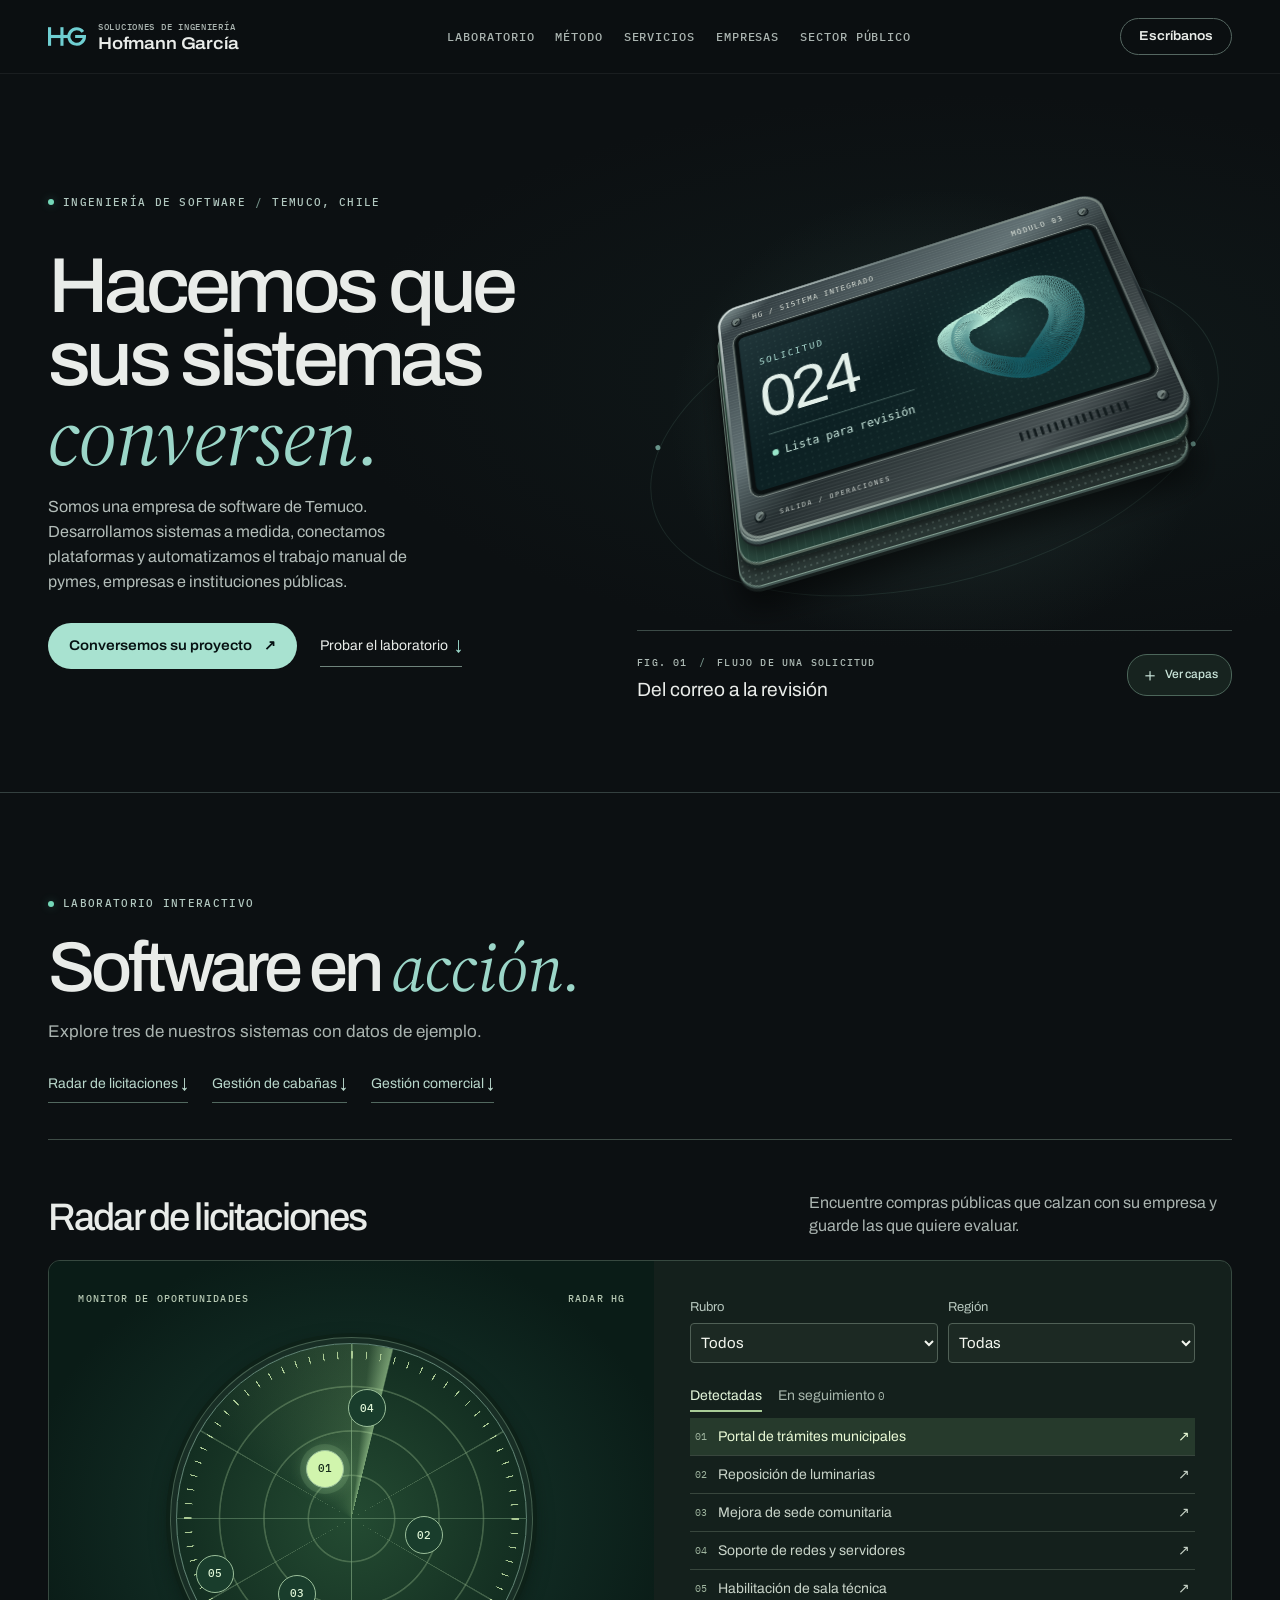
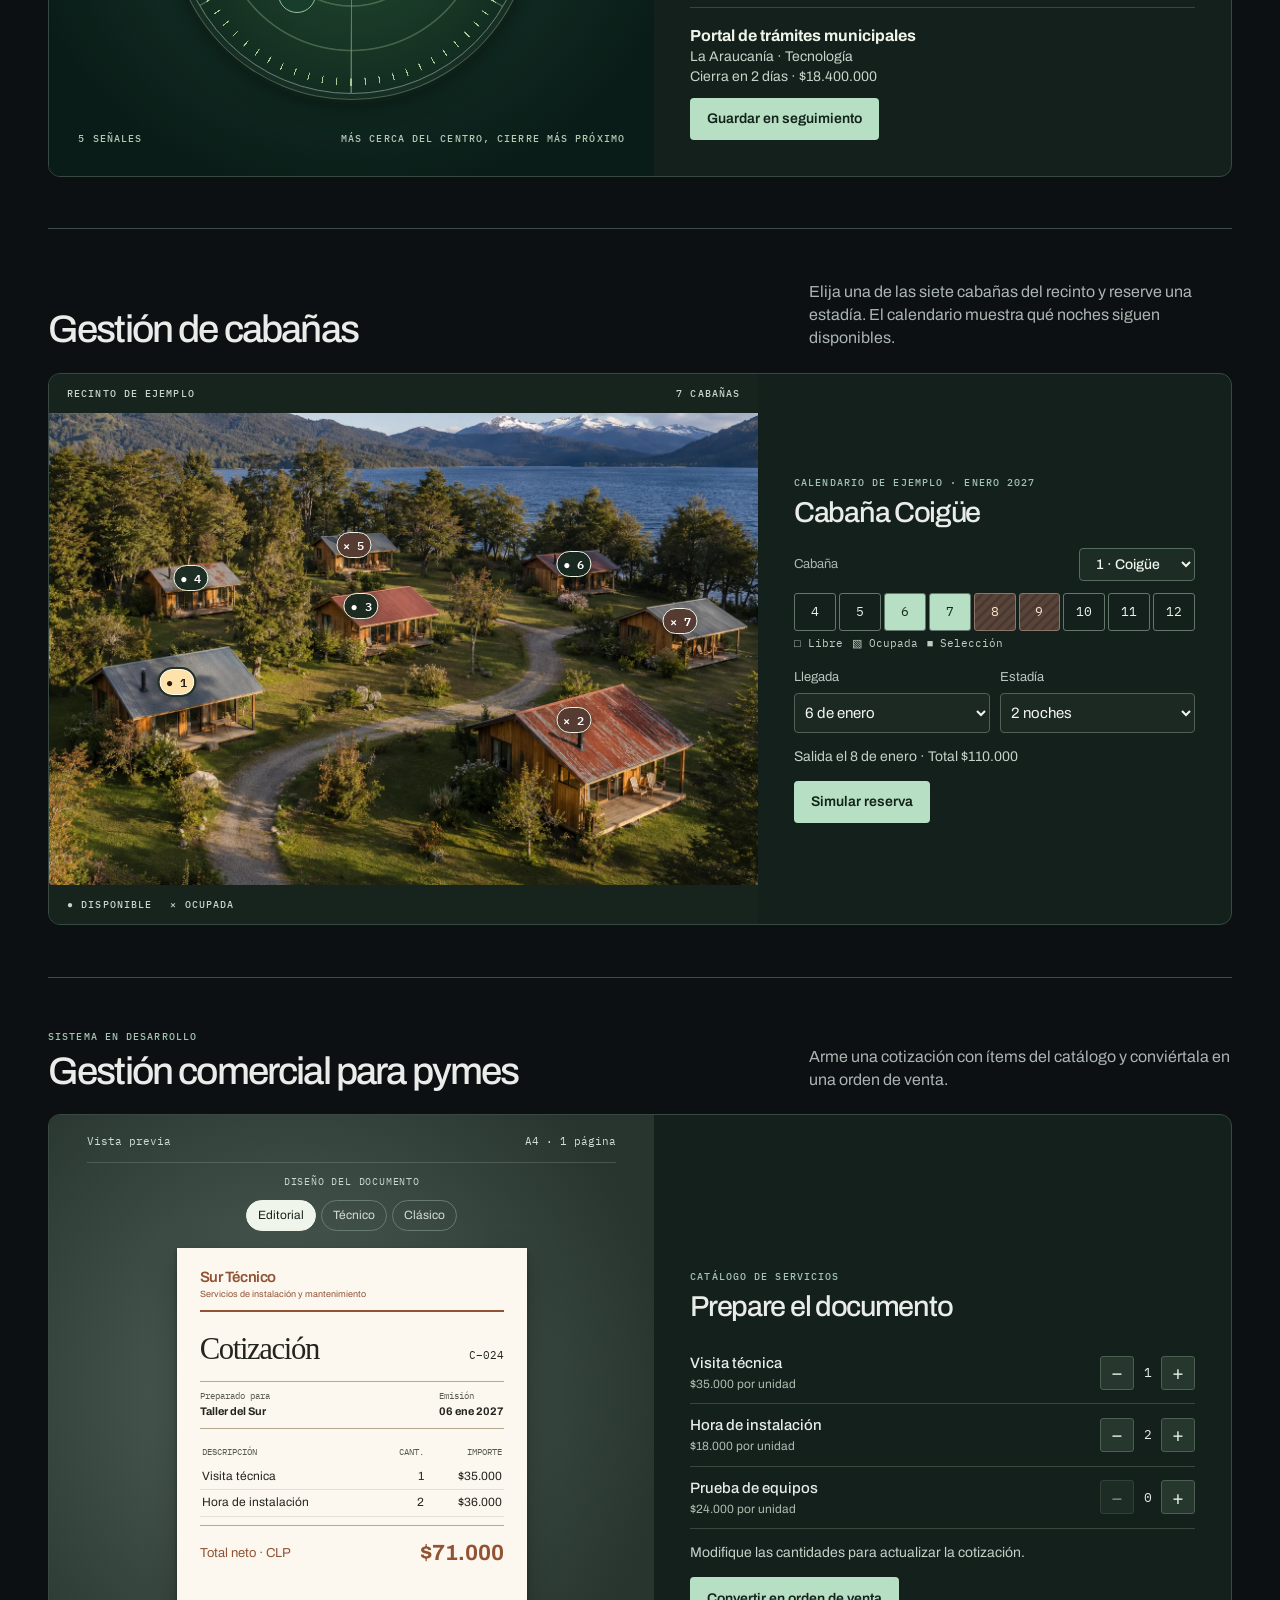
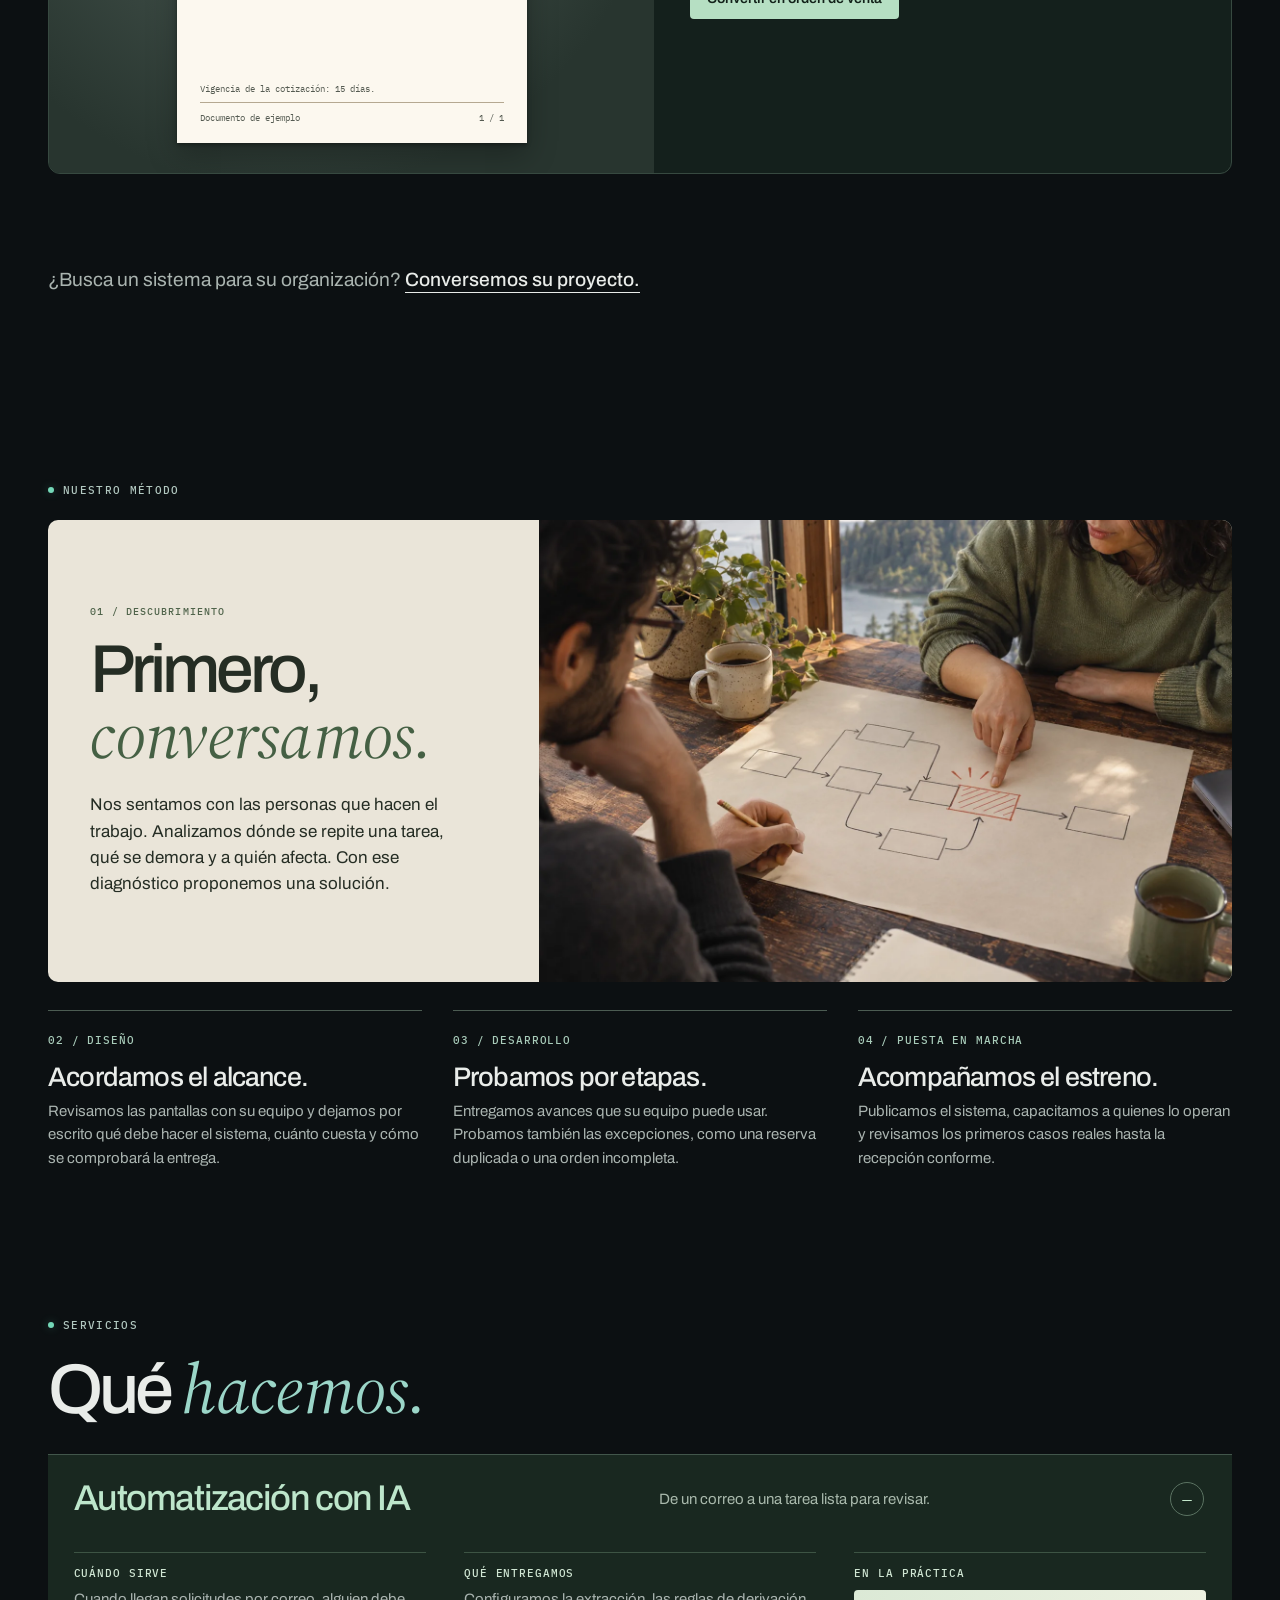
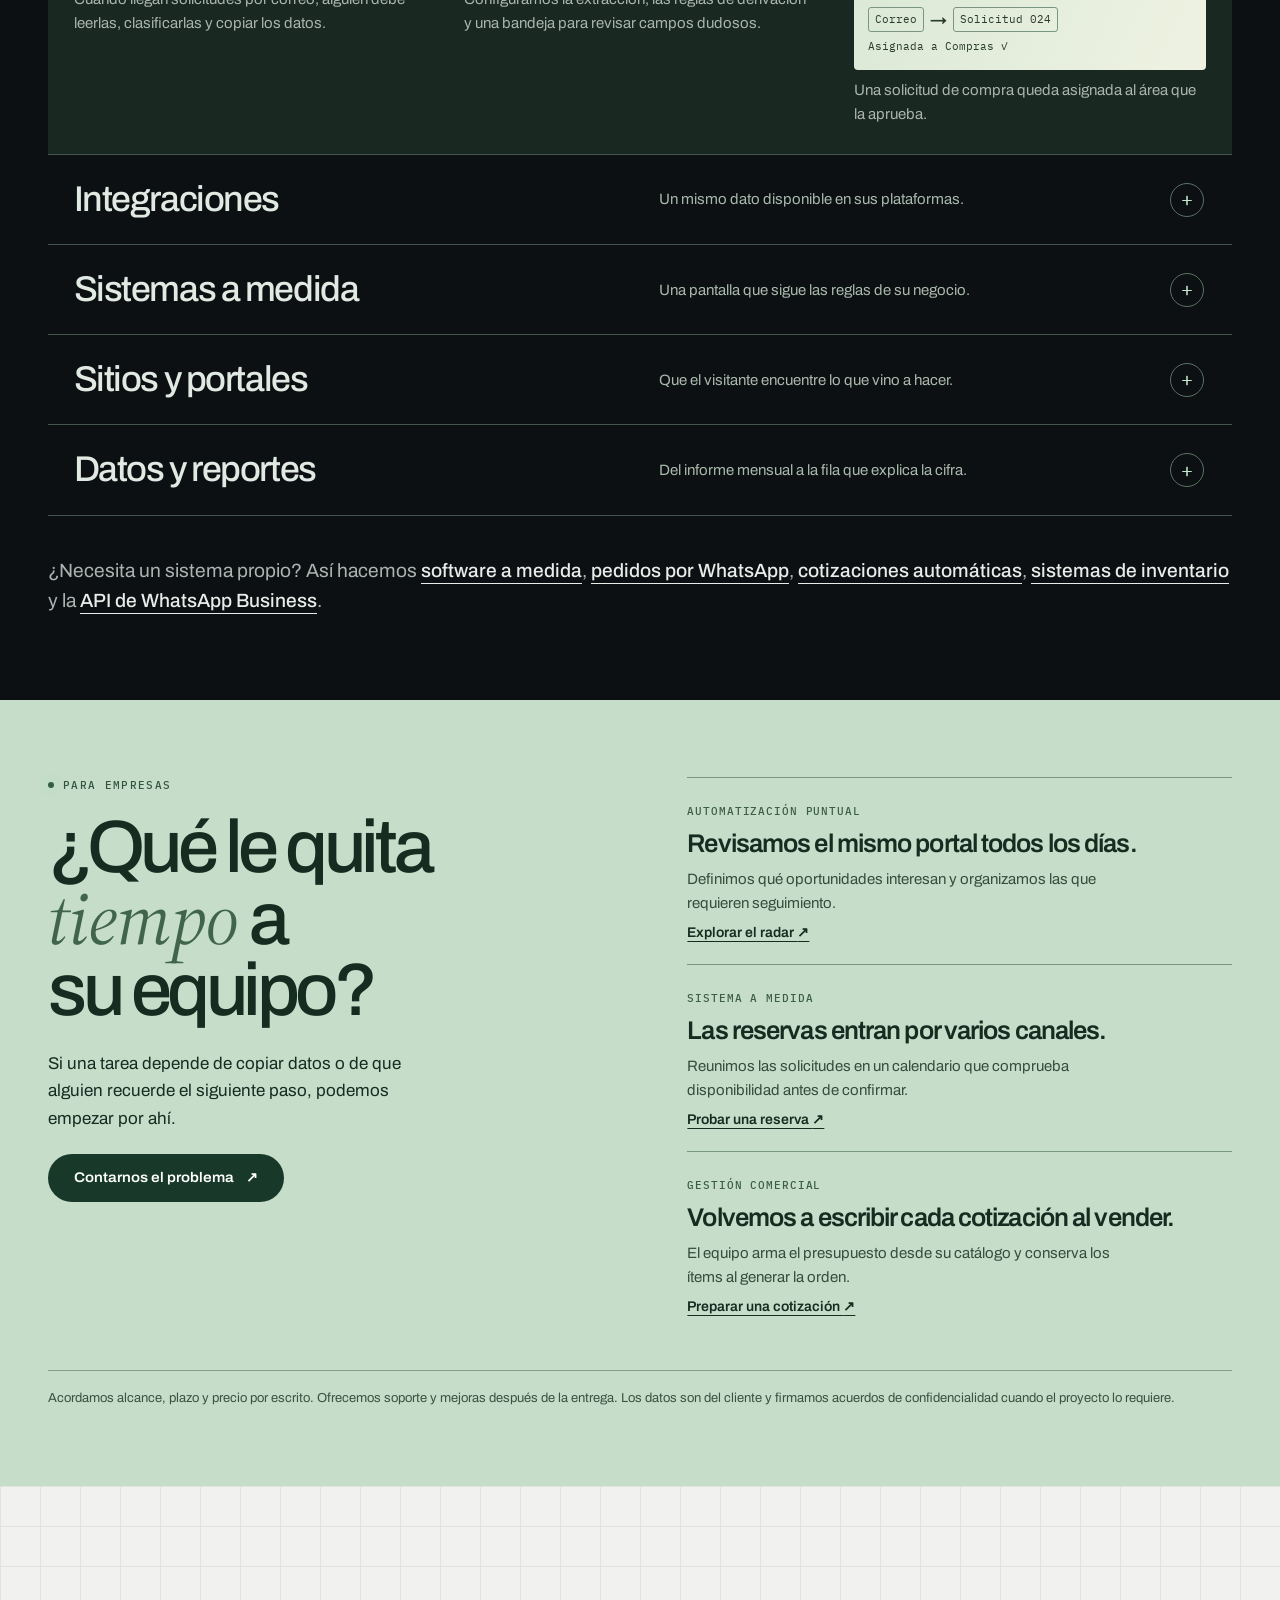
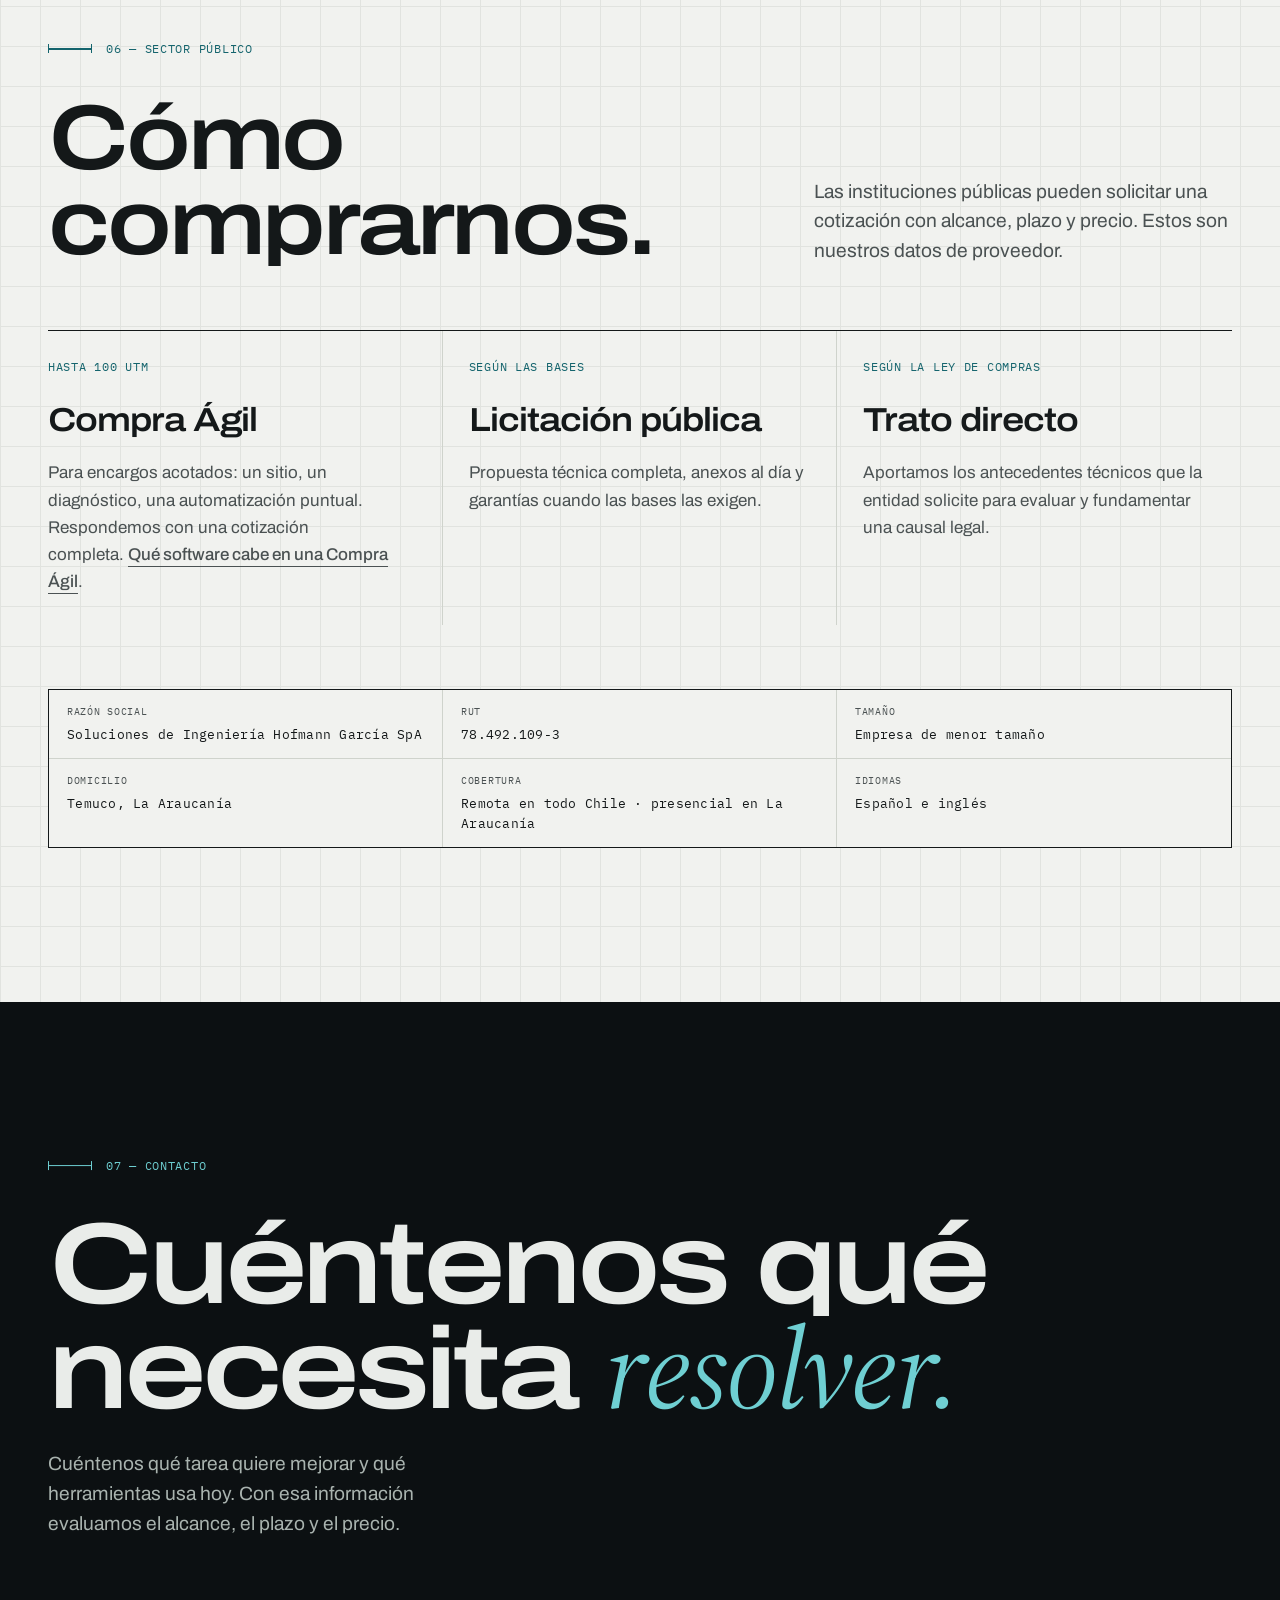
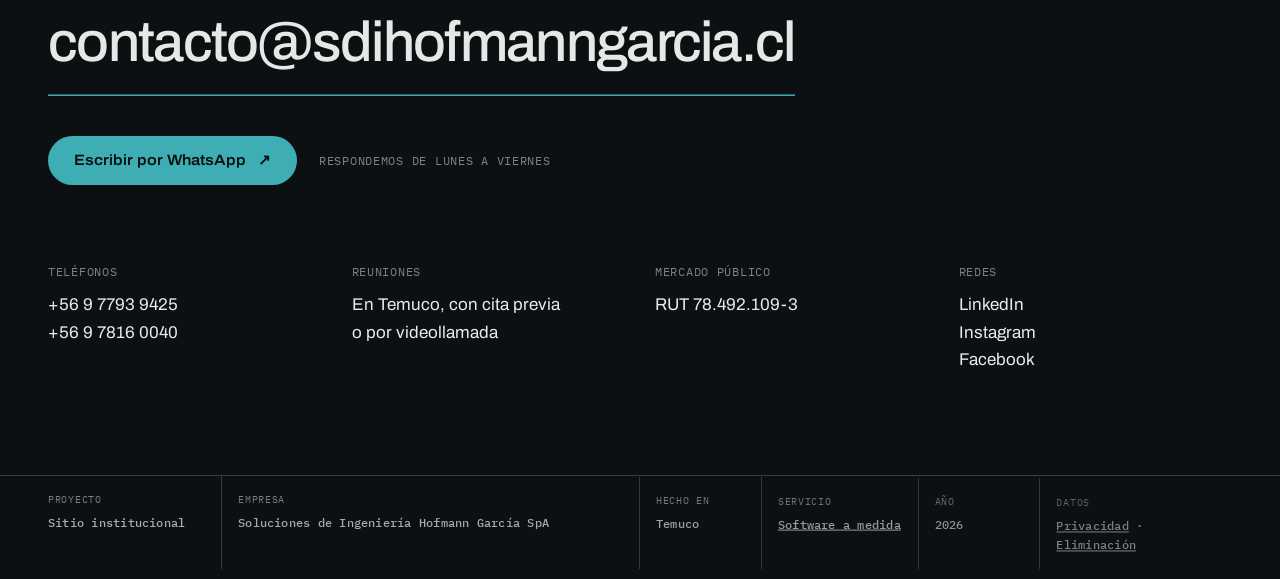
<file: index.html>
<!doctype html>
<html lang="es">
<head>
<meta charset="utf-8">
<meta name="viewport" content="width=device-width, initial-scale=1">
<meta name="facebook-domain-verification" content="kdmfzc0dlag40rtajyqi4r6vrra8n4" />
<title>Software a medida en Temuco — Soluciones de Ingeniería Hofmann García</title>
<meta name="description" content="Empresa de software de Temuco. Sistemas a medida, integraciones y automatización con IA para pymes, empresas e instituciones públicas. Cotice su proyecto.">
<meta name="theme-color" content="#0c1012">
<meta property="og:type" content="website">
<meta property="og:site_name" content="Soluciones de Ingeniería Hofmann García">
<meta property="og:title" content="Software a medida en Temuco — Soluciones de Ingeniería Hofmann García">
<meta property="og:description" content="Sistemas a medida, integraciones y automatización con IA para pymes, empresas e instituciones públicas. Temuco, La Araucanía.">
<meta property="og:locale" content="es_CL">
<meta property="og:url" content="https://sdihofmanngarcia.cl/">
<meta property="og:image" content="https://sdihofmanngarcia.cl/assets/compartir.png">
<meta property="og:image:width" content="1200">
<meta property="og:image:height" content="630">
<meta property="og:image:alt" content="Software a medida en Temuco. Soluciones de Ingeniería Hofmann García.">
<meta name="twitter:card" content="summary_large_image">
<link rel="canonical" href="https://sdihofmanngarcia.cl/">
<link rel="icon" href="assets/favicon.svg" type="image/svg+xml">
<link rel="preconnect" href="https://fonts.googleapis.com">
<link rel="preconnect" href="https://fonts.gstatic.com" crossorigin>
<link rel="stylesheet" href="https://fonts.googleapis.com/css2?family=Archivo:wdth,wght@62..125,300..800&family=IBM+Plex+Mono:wght@400;500&family=Source+Serif+4:ital,opsz,wght@1,8..60,400;1,8..60,500&display=swap">
<link rel="stylesheet" href="assets/estilos.css?v=7">
<link rel="stylesheet" href="assets/laboratorio.css?v=2">
<link rel="stylesheet" href="assets/proyectos.css?v=3">
<link rel="stylesheet" href="assets/secciones.css?v=1">
<script type="application/ld+json">
{"@context":"https://schema.org","@graph":[{"@type":"ProfessionalService","@id":"https://sdihofmanngarcia.cl/#empresa","name":"Soluciones de Ingeniería Hofmann García SpA","alternateName":["Soluciones de Ingeniería Hofmann García","Hofmann García","SDI Hofmann García"],"description":"Empresa de software de Temuco. Desarrolla sistemas a medida, integra plataformas y automatiza tareas con inteligencia artificial para pymes, empresas e instituciones públicas.","url":"https://sdihofmanngarcia.cl/","logo":"https://sdihofmanngarcia.cl/assets/logo-hg.png","image":"https://sdihofmanngarcia.cl/assets/compartir.png","sameAs":["https://www.linkedin.com/company/hofmann-garcia/","https://www.instagram.com/soluciones.hg","https://www.facebook.com/solucioneshofmanngarcia"],"taxID":"78.492.109-3","email":"contacto@sdihofmanngarcia.cl","telephone":["+56977939425","+56978160040"],"address":{"@type":"PostalAddress","addressLocality":"Temuco","addressRegion":"La Araucanía","addressCountry":"CL"},"areaServed":[{"@type":"City","name":"Temuco"},{"@type":"AdministrativeArea","name":"La Araucanía"},{"@type":"Country","name":"Chile"}],"knowsLanguage":["es","en"],"hasOfferCatalog":{"@type":"OfferCatalog","name":"Servicios","itemListElement":[{"@type":"Offer","itemOffered":{"@type":"Service","name":"Sistemas a medida"}},{"@type":"Offer","itemOffered":{"@type":"Service","name":"Integración de sistemas"}},{"@type":"Offer","itemOffered":{"@type":"Service","name":"Automatización con inteligencia artificial"}},{"@type":"Offer","itemOffered":{"@type":"Service","name":"Sitios y portales web"}},{"@type":"Offer","itemOffered":{"@type":"Service","name":"Datos y reportes"}}]}},{"@type":"WebSite","@id":"https://sdihofmanngarcia.cl/#sitio","url":"https://sdihofmanngarcia.cl/","name":"Soluciones de Ingeniería Hofmann García","alternateName":"Hofmann García","inLanguage":"es-CL","publisher":{"@id":"https://sdihofmanngarcia.cl/#empresa"}}]}
</script>
</head>
<body>
<a class="saltar" href="#contenido">Saltar al contenido</a>
<header class="barra">
  <a class="marca" href="#inicio" aria-label="Soluciones de Ingeniería Hofmann García, inicio">
    <svg viewBox="0 0 147 72" width="38" height="19" aria-hidden="true"><g fill="none" stroke="currentColor" stroke-width="12"><path d="M6 0V72"/><path d="M54 0V72"/><path d="M6 36H81"/><path d="M135 18A30 30 0 1 0 141 36H105"/></g></svg>
    <span class="marca__texto"><span class="marca__pre">Soluciones de Ingeniería</span> <span>Hofmann García</span></span>
  </a>
  <nav class="menu" id="menu" aria-label="Secciones">
    <a href="#laboratorio">Laboratorio</a>
    <a href="#metodo">Método</a>
    <a href="#servicios">Servicios</a>

    <a href="#empresas">Empresas</a>
    <a href="#sector-publico">Sector público</a>
  </nav>
  <div class="barra__lado">
    <span class="reloj" aria-label="Hora en Temuco">Temuco <b class="reloj__hora">--:--</b></span>
    <a class="boton boton--chico magnetico" href="#contacto">Escríbanos</a>
    <button class="barra__abrir" type="button" aria-expanded="false" aria-controls="menu"><span></span><span></span><span class="sr">Menú</span></button>
  </div>
</header>

<!-- La regla: una cota vertical que mide cuánto se ha recorrido -->
<aside class="regla" aria-hidden="true">
  <span class="regla__tope"></span>
  <span class="regla__linea"><span class="regla__avance"></span></span>
  <span class="regla__tope"></span>
  <span class="regla__rotulo"><b class="regla__lamina">01</b>/07 · <span class="regla__nombre">Portada</span></span>
</aside>

<main id="contenido">

  <section class="portada" id="inicio" data-lamina="01" data-nombre="Portada">
    <div class="portada__interior">
      <div class="portada__texto">
        <p class="origen"><i aria-hidden="true"></i>Ingeniería de software <span>/</span> Temuco, Chile</p>
        <h1>Hacemos que<br>sus sistemas<br><em>conversen.</em></h1>
        <p class="portada__bajada">Somos una empresa de software de Temuco. Desarrollamos sistemas a medida, conectamos plataformas y automatizamos el trabajo manual de pymes, empresas e instituciones públicas.</p>
        <div class="portada__acciones">
          <a class="boton" href="#contacto">Conversemos su proyecto <span aria-hidden="true">↗</span></a>
          <a class="enlace-lab" href="#laboratorio">Probar el laboratorio <span aria-hidden="true">↓</span></a>
        </div>
      </div>
      <figure class="instrumento">
        <div class="instrumento__vista" id="despiece" role="img" aria-label="Solicitud 024. El correo de entrada se convierte en datos estructurados y llega como tarea al equipo de operaciones.">
          <div class="orbita"></div>
          <div class="mecanismo">
            <div class="placa placa--correo"><div class="interior-placa"><small>01 / Correo de entrada</small><strong>Solicitud recibida</strong><span>Folio 024 · Mesa de partes</span></div></div>
            <div class="placa placa--datos"><div class="interior-placa"><small>02 / Datos extraídos</small><strong>Registro creado</strong><span>Folio 024 · Tipo: solicitud</span></div></div>
            <div class="placa placa--revision"><img src="assets/modulo-hg.svg" alt="" width="520" height="328" fetchpriority="high"></div>
          </div>
          <svg class="recorrido" viewBox="0 0 100 100" preserveAspectRatio="none" aria-hidden="true">
            <path d="M73 78 H77 L79 76 V61 L77 59 V45 L74 42"/>
            <circle cx="73" cy="78" r=".7"/><circle cx="77" cy="59" r=".7"/><circle cx="74" cy="42" r=".7"/>
          </svg>
        </div>
        <figcaption class="instrumento__pie">
          <div><span class="leyenda">Fig. 01 <i>/</i> Flujo de una solicitud</span><strong>Del correo a la revisión</strong></div>
          <button type="button" class="desmontar" aria-controls="despiece" aria-expanded="false"><span aria-hidden="true">＋</span> <b>Ver capas</b></button>
        </figcaption>
      </figure>
    </div>
  </section>

  <section class="laboratorio envoltura" id="laboratorio" data-lamina="02" data-nombre="Laboratorio">
    <p class="origen"><i aria-hidden="true"></i>Laboratorio interactivo</p>
    <h2 class="titulo-lab">Software en <em>acción.</em></h2>
    <p class="lab-intro">Explore tres de nuestros sistemas con datos de ejemplo.</p>
    <nav class="indice-demos" aria-label="Demostraciones"><a href="#radar-demo">Radar de licitaciones ↓</a><a href="#cabanas-demo">Gestión de cabañas ↓</a><a href="#gestion-demo">Gestión comercial ↓</a></nav>

    <article id="radar-demo" class="proyecto proyecto--radar">
      <header><h3>Radar de licitaciones</h3><p>Encuentre compras públicas que calzan con su empresa y guarde las que quiere evaluar.</p></header>
      <div class="taller radar-taller">
        <div class="radar-visual">
          <div class="instrument-label"><span>Monitor de oportunidades</span><span>Radar HG</span></div>
          <div class="pantalla-radar" id="pantalla-radar" role="group" aria-label="Oportunidades detectadas">
            <div class="visor-radar" aria-hidden="true"><div class="barrido"></div></div>
            <div id="senales"></div>
          </div>
          <div class="instrument-label"><span id="conteo-radar" aria-live="polite"></span><span>Más cerca del centro, cierre más próximo</span></div>
        </div>
        <div class="panel-demo radar-panel">
          <div class="campos-demo"><label>Rubro<select id="rubro"><option>Todos</option><option>Tecnología</option><option>Construcción</option><option>Equipamiento</option></select></label><label>Región<select id="region"><option>Todas</option><option>La Araucanía</option><option>Los Ríos</option><option>Los Lagos</option></select></label></div>
          <div class="radar-vistas"><button type="button" id="detectar" aria-pressed="true">Detectadas</button><button type="button" id="ver-guardadas" aria-pressed="false">En seguimiento <span id="n-guardadas">0</span></button></div>
          <div id="lista-radar" class="lista-radar" role="group" aria-label="Resultados del radar"></div>
          <div id="ficha-radar" class="ficha-radar" aria-live="polite"></div>
        </div>
      </div>
    </article>

    <article id="cabanas-demo" class="proyecto proyecto--cabanas">
      <header><h3>Gestión de cabañas</h3><p>Elija una de las siete cabañas del recinto y reserve una estadía. El calendario muestra qué noches siguen disponibles.</p></header>
      <div class="taller">
        <div class="paisaje">
          <div class="instrument-label"><span>Recinto de ejemplo</span><span>7 cabañas</span></div>
          <div class="mapa-cabanas" role="group" aria-label="Cabañas del recinto de ejemplo">
            <img class="foto-recinto" src="assets/recinto-lacustre.webp" alt="Recinto de ejemplo con siete cabañas de madera junto a un lago del sur de Chile." width="1440" height="960" loading="lazy">
            <button class="pin-cabana" type="button" data-cabana="0" style="--x:18%;--y:57%" aria-pressed="true">Coigüe</button>
            <button class="pin-cabana" type="button" data-cabana="1" style="--x:74%;--y:65%" aria-pressed="false">Arrayán</button>
            <button class="pin-cabana" type="button" data-cabana="2" style="--x:44%;--y:41%" aria-pressed="false">Lenga</button>
            <button class="pin-cabana" type="button" data-cabana="3" style="--x:20%;--y:35%" aria-pressed="false">Canelo</button>
            <button class="pin-cabana" type="button" data-cabana="4" style="--x:43%;--y:28%" aria-pressed="false">Raulí</button>
            <button class="pin-cabana" type="button" data-cabana="5" style="--x:74%;--y:32%" aria-pressed="false">Maitén</button>
            <button class="pin-cabana" type="button" data-cabana="6" style="--x:89%;--y:44%" aria-pressed="false">Ulmo</button>
          </div>
          <div class="instrument-label"><span>● Disponible　 × Ocupada</span></div>
        </div>
        <div class="panel-demo">
          <p class="sobrelinea">Calendario de ejemplo · Enero 2027</p>
          <h4 id="nombre-cabana">Cabaña Coigüe</h4>
          <label class="selector-cabana">Cabaña<select id="elegir-cabana"></select></label>
          <div class="calendario" id="calendario" aria-label="Disponibilidad por noche"></div>
          <div class="claves-cal"><span>□ Libre</span><span>▧ Ocupada</span><span>■ Selección</span></div>
          <div class="campos-demo"><label>Llegada<select id="llegada"></select></label><label>Estadía<select id="noches"><option value="1">1 noche</option><option value="2" selected>2 noches</option><option value="3">3 noches</option></select></label></div>
          <p class="estado-cabana" id="estado-cabana" role="status"></p>
          <button type="button" id="reservar" class="accion-demo">Simular reserva</button>
          <button type="button" id="reiniciar-reservas" class="texto-demo" hidden>Restablecer calendario</button>
        </div>
      </div>
    </article>

    <article id="gestion-demo" class="proyecto proyecto--gestion">
      <header><div><p class="sobrelinea">Sistema en desarrollo</p><h3>Gestión comercial para pymes</h3></div><p>Arme una cotización con ítems del catálogo y conviértala en una orden de venta.</p></header>
      <div class="taller">
        <div class="mesa-documento">
          <div class="barra-documento"><span>Vista previa</span><span>A4 · 1 página</span></div>
          <fieldset class="estilos-doc"><legend>Diseño del documento</legend><label><input type="radio" name="plantilla" value="editorial" checked><span>Editorial</span></label><label><input type="radio" name="plantilla" value="tecnico" ><span>Técnico</span></label><label><input type="radio" name="plantilla" value="clasico" ><span>Clásico</span></label></fieldset>
          <div class="visor-a4"><div class="documento" id="hoja-comercial" data-estilo="editorial"><div class="papel-membrete"><b>Sur Técnico</b><span>Servicios de instalación y mantenimiento</span></div><div class="doc-cab"><h4 id="tipo-doc">Cotización</h4><span id="folio-doc">C–024</span></div>
            <div class="papel-datos"><p><small>Preparado para</small><b>Taller del Sur</b></p><p><small>Emisión</small><b>06 ene 2027</b></p></div>
            <table><caption class="sr">Detalle del documento</caption><thead><tr><th>Descripción</th><th>Cant.</th><th>Importe</th></tr></thead><tbody id="lineas-doc"></tbody></table>
            <div class="doc-total"><span>Total neto · CLP</span><strong id="importe-doc"></strong></div><div id="sello-doc" hidden>Orden generada ✓</div>
            <div class="papel-pie"><p id="nota-doc">Vigencia de la cotización: 15 días.</p><span>Documento de ejemplo</span><span>1 / 1</span></div>
          </div></div>
        </div>
        <div class="panel-demo">
          <p class="sobrelinea">Catálogo de servicios</p><h4>Prepare el documento</h4>

          <div id="catalogo-demo"></div>
          <p id="estado-doc" class="estado-doc" role="status"></p>
          <button type="button" id="convertir" class="accion-demo">Convertir en orden de venta</button>
        </div>
      </div>
    </article>
    <p class="laboratorio__pie">¿Busca un sistema para su organización? <a class="enlace" href="#contacto">Conversemos su proyecto.</a></p>
  </section>


  <section id="metodo" class="metodo-nuevo envoltura" data-lamina="03" data-nombre="Método">
    <p class="origen"><i aria-hidden="true"></i>Nuestro método</p>
    <div class="encuentro">
      <div class="encuentro__texto"><p class="sobrelinea">01 / Descubrimiento</p>
        <h2>Primero,<br><em>conversamos.</em></h2>
        <p>Nos sentamos con las personas que hacen el trabajo. Analizamos dónde se repite una tarea, qué se demora y a quién afecta. Con ese diagnóstico proponemos una solución.</p>
      </div>
      <img src="assets/descubrimiento.webp" loading="lazy" width="1440" height="960" alt="Dos personas revisan un flujo de trabajo y señalan el paso que retrasa el proceso.">
    </div>
    <div class="etapas">
      <article><span>02 / Diseño</span><h3>Acordamos el alcance.</h3><p>Revisamos las pantallas con su equipo y dejamos por escrito qué debe hacer el sistema, cuánto cuesta y cómo se comprobará la entrega.</p></article>
      <article><span>03 / Desarrollo</span><h3>Probamos por etapas.</h3><p>Entregamos avances que su equipo puede usar. Probamos también las excepciones, como una reserva duplicada o una orden incompleta.</p></article>
      <article><span>04 / Puesta en marcha</span><h3>Acompañamos el estreno.</h3><p>Publicamos el sistema, capacitamos a quienes lo operan y revisamos los primeros casos reales hasta la recepción conforme.</p></article>
    </div>
  </section>

  <section id="servicios" class="servicios-nuevos envoltura" data-lamina="04" data-nombre="Servicios">
    <p class="origen"><i aria-hidden="true"></i>Servicios</p><h2 class="titulo-lab">Qué <em>hacemos.</em></h2>
    <div class="catalogo-servicios">
      <details name="especialidad" class="especialidad" open><summary><span class="especialidad__nombre">Automatización con IA</span><span class="especialidad__bajada">De un correo a una tarea lista para revisar.</span><i aria-hidden="true"></i></summary>
        <div class="especialidad__detalle"><div><h3>Cuándo sirve</h3><p>Cuando llegan solicitudes por correo, alguien debe leerlas, clasificarlas y copiar los datos.</p></div><div><h3>Qué entregamos</h3><p>Configuramos la extracción, las reglas de derivación y una bandeja para revisar campos dudosos.</p></div><div class="ejemplo-serv"><h3>En la práctica</h3><div class="muestra-serv" aria-hidden="true"><div class="muestra-flujo"><span>Correo</span><b>→</b><span>Solicitud 024</span></div><small>Asignada a Compras ✓</small></div><p>Una solicitud de compra queda asignada al área que la aprueba.</p></div></div></details>
      <details name="especialidad" class="especialidad"><summary><span class="especialidad__nombre">Integraciones</span><span class="especialidad__bajada">Un mismo dato disponible en sus plataformas.</span><i aria-hidden="true"></i></summary>
        <div class="especialidad__detalle"><div><h3>Cuándo sirve</h3><p>Ventas, operaciones y finanzas mantienen versiones distintas de una misma orden.</p></div><div><h3>Qué entregamos</h3><p>Conectamos las herramientas por API, acordamos cuál conserva el dato original y dejamos registro de los errores para reintentar.</p></div><div class="ejemplo-serv"><h3>En la práctica</h3><div class="muestra-serv" aria-hidden="true"><div class="muestra-flujo"><span>Venta 018</span><b>⇄</b><span>Orden 018</span></div><small>Registros sincronizados ✓</small></div><p>Una venta confirmada crea la orden que necesita el equipo de operaciones.</p></div></div></details>
      <details name="especialidad" class="especialidad"><summary><span class="especialidad__nombre">Sistemas a medida</span><span class="especialidad__bajada">Una pantalla que sigue las reglas de su negocio.</span><i aria-hidden="true"></i></summary>
        <div class="especialidad__detalle"><div><h3>Cuándo sirve</h3><p>La planilla de reservas permite asignar la misma cabaña a dos huéspedes.</p></div><div><h3>Qué entregamos</h3><p>Diseñamos el calendario, los permisos y las reglas de disponibilidad. Probamos fechas límite y cambios de reserva con su equipo.</p></div><div class="ejemplo-serv"><h3>En la práctica</h3><div class="muestra-serv" aria-hidden="true"><div class="muestra-turnos"><span>Lun</span><span>Mar</span><b>Mié</b><b>Jue</b><span>Vie</span></div><small>Reserva · 2 noches</small></div><p>Al cambiar la fecha de llegada, el sistema vuelve a comprobar las noches disponibles.</p><p><a class="enlace" href="desarrollo-de-software-a-medida/">Más sobre desarrollo de software a medida</a></p></div></div></details>
      <details name="especialidad" class="especialidad"><summary><span class="especialidad__nombre">Sitios y portales</span><span class="especialidad__bajada">Que el visitante encuentre lo que vino a hacer.</span><i aria-hidden="true"></i></summary>
        <div class="especialidad__detalle"><div><h3>Cuándo sirve</h3><p>Una persona llama para preguntar por un trámite porque no encuentra los requisitos en el sitio.</p></div><div><h3>Qué entregamos</h3><p>Ordenamos los contenidos por tarea, diseñamos la navegación móvil y dejamos un editor para que su equipo publique cambios.</p></div><div class="ejemplo-serv"><h3>En la práctica</h3><div class="muestra-serv" aria-hidden="true"><div class="muestra-ficha"><b>Solicitud de permiso</b><span>Requisitos　/　Documentos</span></div></div><p>La ficha de un trámite reúne requisitos, documentos y canal de atención.</p></div></div></details>
      <details name="especialidad" class="especialidad"><summary><span class="especialidad__nombre">Datos y reportes</span><span class="especialidad__bajada">Del informe mensual a la fila que explica la cifra.</span><i aria-hidden="true"></i></summary>
        <div class="especialidad__detalle"><div><h3>Cuándo sirve</h3><p>Preparar un cierre exige juntar archivos, corregir nombres y comprobar totales a mano.</p></div><div><h3>Qué entregamos</h3><p>Acordamos las definiciones de los indicadores, limpiamos las fuentes y preparamos un tablero con fecha de actualización.</p></div><div class="ejemplo-serv"><h3>En la práctica</h3><div class="muestra-serv" aria-hidden="true"><div class="muestra-barras"><i style="--alto:35%"></i><i style="--alto:65%"></i><i style="--alto:50%"></i><i style="--alto:85%"></i><i style="--alto:60%"></i></div><small>Cotizaciones por semana</small></div><p>Desde el total de cotizaciones pendientes se puede revisar cuáles requieren seguimiento.</p></div></div></details>
    </div>
    <p class="laboratorio__pie">¿Necesita un sistema propio? Así hacemos <a class="enlace" href="desarrollo-de-software-a-medida/">software a medida</a>, <a class="enlace" href="pedidos-por-whatsapp/">pedidos por WhatsApp</a>, <a class="enlace" href="cotizaciones-automaticas/">cotizaciones automáticas</a>, <a class="enlace" href="sistema-de-inventario/">sistemas de inventario</a> y la <a class="enlace" href="api-de-whatsapp-business/">API de WhatsApp Business</a>.</p>
  </section>

  <section class="empresa-nueva" id="empresas" data-lamina="05" data-nombre="Empresas">
    <div class="envoltura empresa-interior">
      <div class="empresa-voz"><p class="origen"><i aria-hidden="true"></i>Para empresas</p>
        <h2>¿Qué le quita <br><em>tiempo</em> a <br>su equipo?</h2>
        <p>Si una tarea depende de copiar datos o de que alguien recuerde el siguiente paso, podemos empezar por ahí.</p>
        <a class="boton" href="#contacto">Contarnos el problema <span aria-hidden="true">↗</span></a>
      </div>
      <div class="rutas-empresa">
        <article><small>Automatización puntual</small><h3>Revisamos el mismo portal todos los días.</h3><p>Definimos qué oportunidades interesan y organizamos las que requieren seguimiento.</p><a href="#radar-demo">Explorar el radar <span aria-hidden="true">↗</span></a></article>
        <article><small>Sistema a medida</small><h3>Las reservas entran por varios canales.</h3><p>Reunimos las solicitudes en un calendario que comprueba disponibilidad antes de confirmar.</p><a href="#cabanas-demo">Probar una reserva <span aria-hidden="true">↗</span></a></article>
        <article><small>Gestión comercial</small><h3>Volvemos a escribir cada cotización al vender.</h3><p>El equipo arma el presupuesto desde su catálogo y conserva los ítems al generar la orden.</p><a href="#gestion-demo">Preparar una cotización <span aria-hidden="true">↗</span></a></article>
      </div>
      <p class="empresa-condiciones">Acordamos alcance, plazo y precio por escrito. Ofrecemos soporte y mejoras después de la entrega. Los datos son del cliente y firmamos acuerdos de confidencialidad cuando el proyecto lo requiere.</p>
    </div>
  </section>

  <!-- 06 SECTOR PÚBLICO -->
  <section class="publico" id="sector-publico" data-lamina="06" data-nombre="Sector público">
    <div class="envoltura">
      <p class="rotulo mono"><span class="cota-mini"></span>06 — Sector público</p>
      <div class="publico__cabeza">
        <h2 class="titulo-seccion">Cómo<br>comprarnos.</h2>
        <p class="entrada">Las instituciones públicas pueden solicitar una cotización con alcance, plazo y precio. Estos son nuestros datos de proveedor.</p>
      </div>
      <div class="modalidades">
        <article class="modalidad">
          <p class="modalidad__tope mono">Hasta 100 UTM</p>
          <h3>Compra Ágil</h3>
          <p>Para encargos acotados: un sitio, un diagnóstico, una automatización puntual. Respondemos con una cotización completa. <a class="enlace" href="comprar-software-por-compra-agil/">Qué software cabe en una Compra Ágil</a>.</p>
        </article>
        <article class="modalidad">
          <p class="modalidad__tope mono">Según las bases</p>
          <h3>Licitación pública</h3>
          <p>Propuesta técnica completa, anexos al día y garantías cuando las bases las exigen.</p>
        </article>
        <article class="modalidad">
          <p class="modalidad__tope mono">Según la ley de compras</p>
          <h3>Trato directo</h3>
          <p>Aportamos los antecedentes técnicos que la entidad solicite para evaluar y fundamentar una causal legal.</p>
        </article>
      </div>
      <dl class="ficha mono">
        <div><dt>Razón social</dt><dd>Soluciones de Ingeniería Hofmann García SpA</dd></div>
        <div><dt>RUT</dt><dd>78.492.109-3</dd></div>
        <div><dt>Tamaño</dt><dd>Empresa de menor tamaño</dd></div>
        <div><dt>Domicilio</dt><dd>Temuco, La Araucanía</dd></div>
        <div><dt>Cobertura</dt><dd>Remota en todo Chile · presencial en La Araucanía</dd></div>
        <div><dt>Idiomas</dt><dd>Español e inglés</dd></div>
      </dl>
    </div>
  </section>

  <!-- 07 CONTACTO -->
  <section class="contacto" id="contacto" data-lamina="07" data-nombre="Contacto">
    <div class="envoltura">
      <p class="rotulo mono"><span class="cota-mini"></span>07 — Contacto</p>
      <h2 class="contacto__titulo">Cuéntenos qué<br>necesita <em>resolver.</em></h2>
      <p class="entrada">Cuéntenos qué tarea quiere mejorar y qué herramientas usa hoy. Con esa información evaluamos el alcance, el plazo y el precio.</p>
      <a class="contacto__correo magnetico" href="mailto:contacto@sdihofmanngarcia.cl?subject=Consulta%20desde%20el%20sitio">contacto@sdihofmanngarcia.cl</a>
      <p class="contacto__whatsapp"><a class="boton" href="https://wa.me/56978160040?text=Hola%2C%20vi%20su%20sitio%20y%20quiero%20conversar%20un%20proyecto." target="_blank" rel="noopener">Escribir por WhatsApp <span aria-hidden="true">↗</span></a><span class="mono">Respondemos de lunes a viernes</span></p>
      <div class="contacto__datos">
        <div><p class="mono">Teléfonos</p><p><a href="tel:+56977939425">+56 9 7793 9425</a><br><a href="tel:+56978160040">+56 9 7816 0040</a></p></div>
        <div><p class="mono">Reuniones</p><p>En Temuco, con cita previa<br>o por videollamada</p></div>
        <div><p class="mono">Mercado Público</p><p>RUT 78.492.109-3</p></div>
        <div><p class="mono">Redes</p><p><a href="https://www.linkedin.com/company/hofmann-garcia/" target="_blank" rel="noopener">LinkedIn</a><br><a href="https://www.instagram.com/soluciones.hg" target="_blank" rel="noopener">Instagram</a><br><a href="https://www.facebook.com/solucioneshofmanngarcia" target="_blank" rel="noopener">Facebook</a></p></div>
      </div>
    </div>
    <footer class="pie">
      <div class="envoltura pie__cajetin mono">
        <div><span>Proyecto</span><b>Sitio institucional</b></div>
        <div><span>Empresa</span><b>Soluciones de Ingeniería Hofmann García SpA</b></div>
        <div><span>Hecho en</span><b>Temuco</b></div>
        <div><span>Servicio</span><b><a href="desarrollo-de-software-a-medida/">Software a medida</a></b></div>
        <div><span>Año</span><b class="pie__anio">2026</b></div>
        <div><span>Datos</span><b><a href="privacidad.html">Privacidad</a> · <a href="eliminacion-de-datos.html">Eliminación</a></b></div>
      </div>
    </footer>
  </section>
</main>

<!-- Librerías servidas desde el propio sitio: no dependen de un CDN que una red o un antivirus pueda bloquear -->
<script src="assets/vendor/gsap.min.js" defer></script>
<script src="assets/vendor/ScrollTrigger.min.js" defer></script>
<script src="assets/vendor/SplitText.min.js" defer></script>
<script src="assets/vendor/lenis.min.js" defer></script>

<script defer src="assets/demostraciones.js?v=2"></script>

<script defer src="assets/proyectos.js?v=3"></script>
<script defer src="assets/sitio.js?v=5"></script>
</body>
</html>
</file>
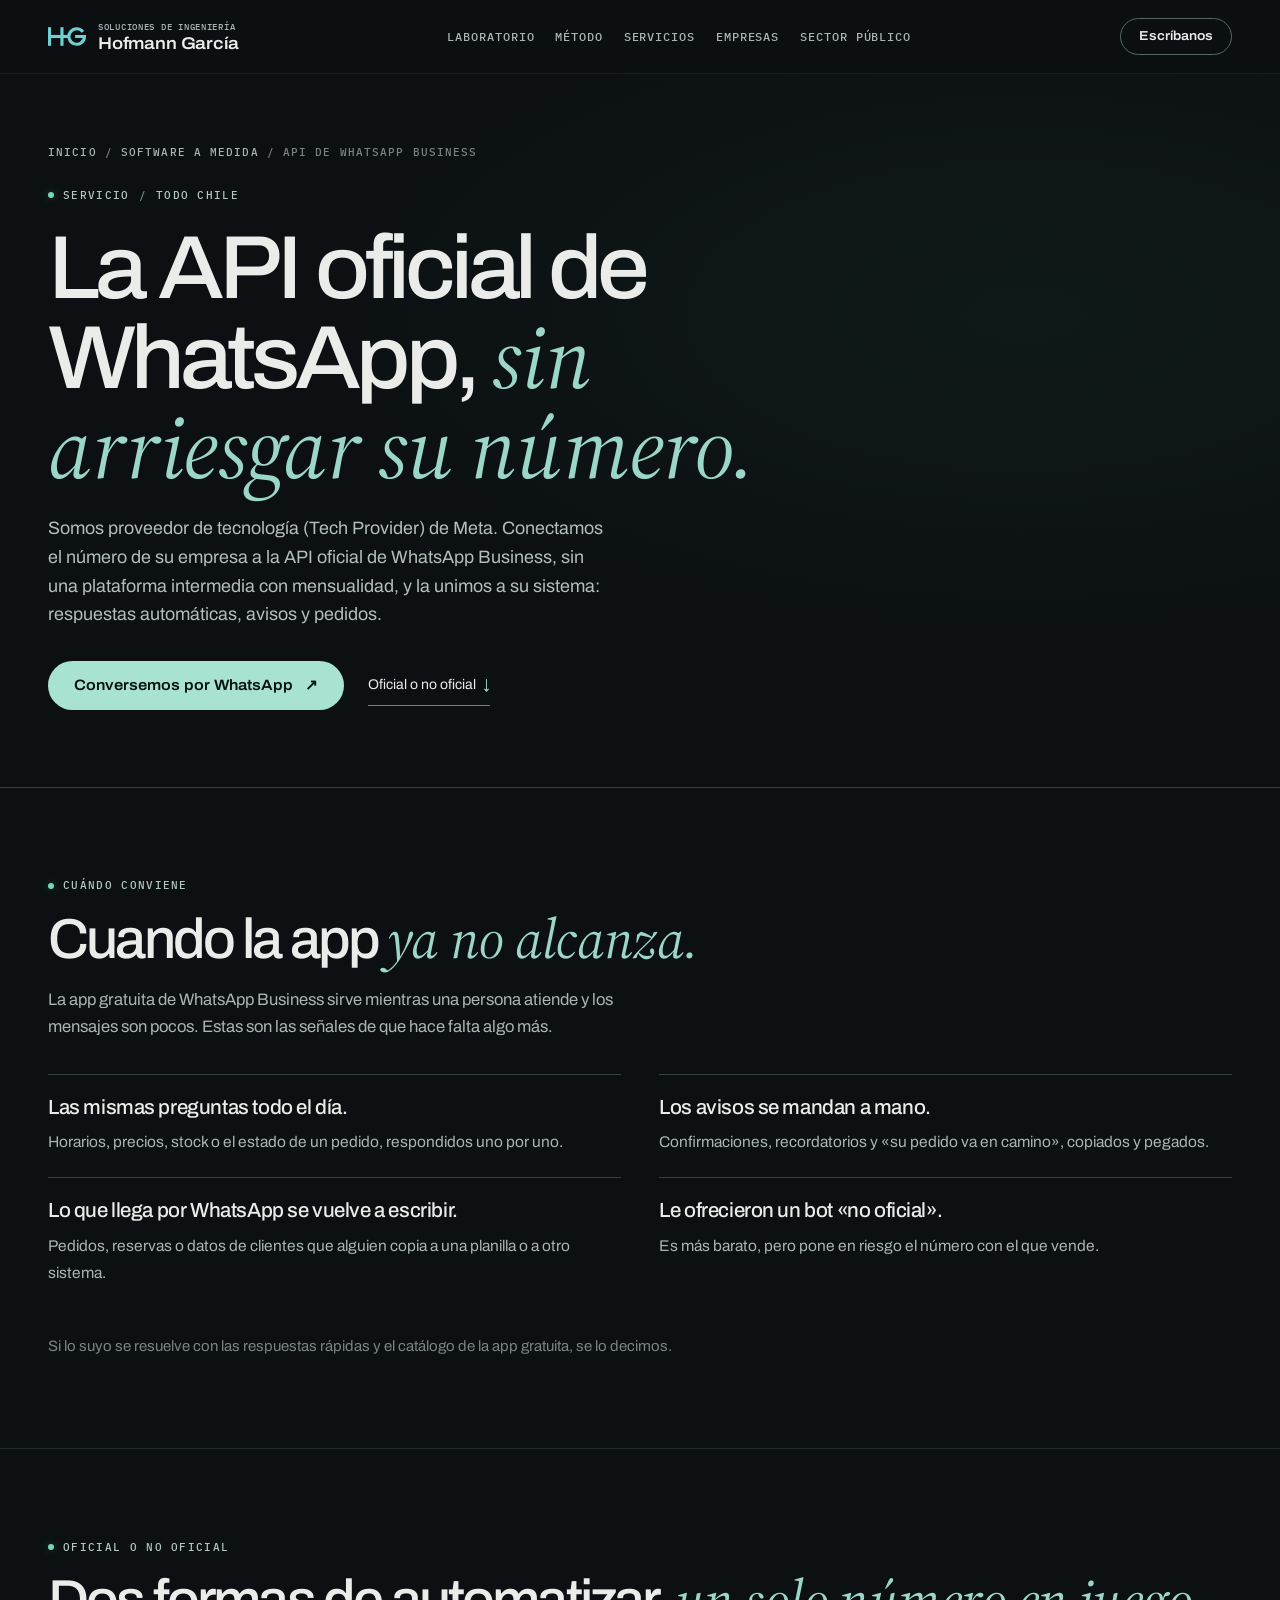
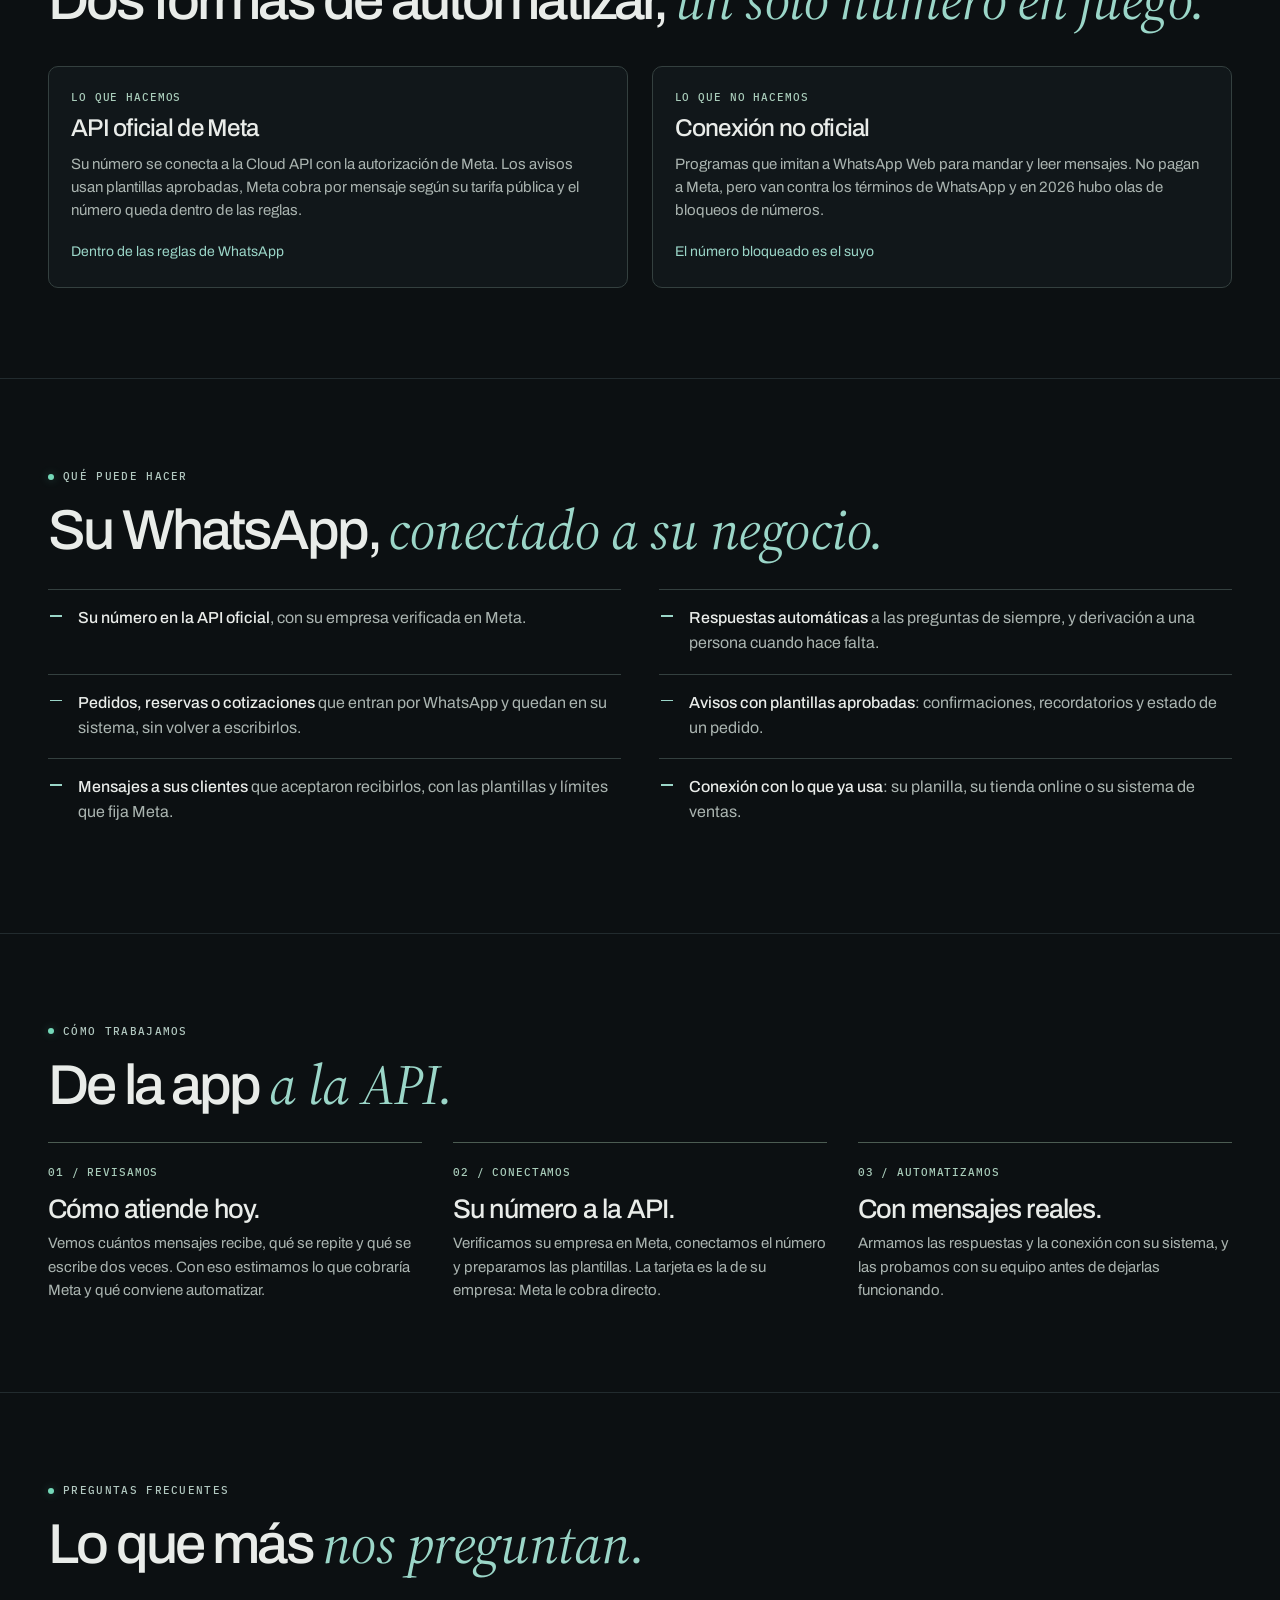
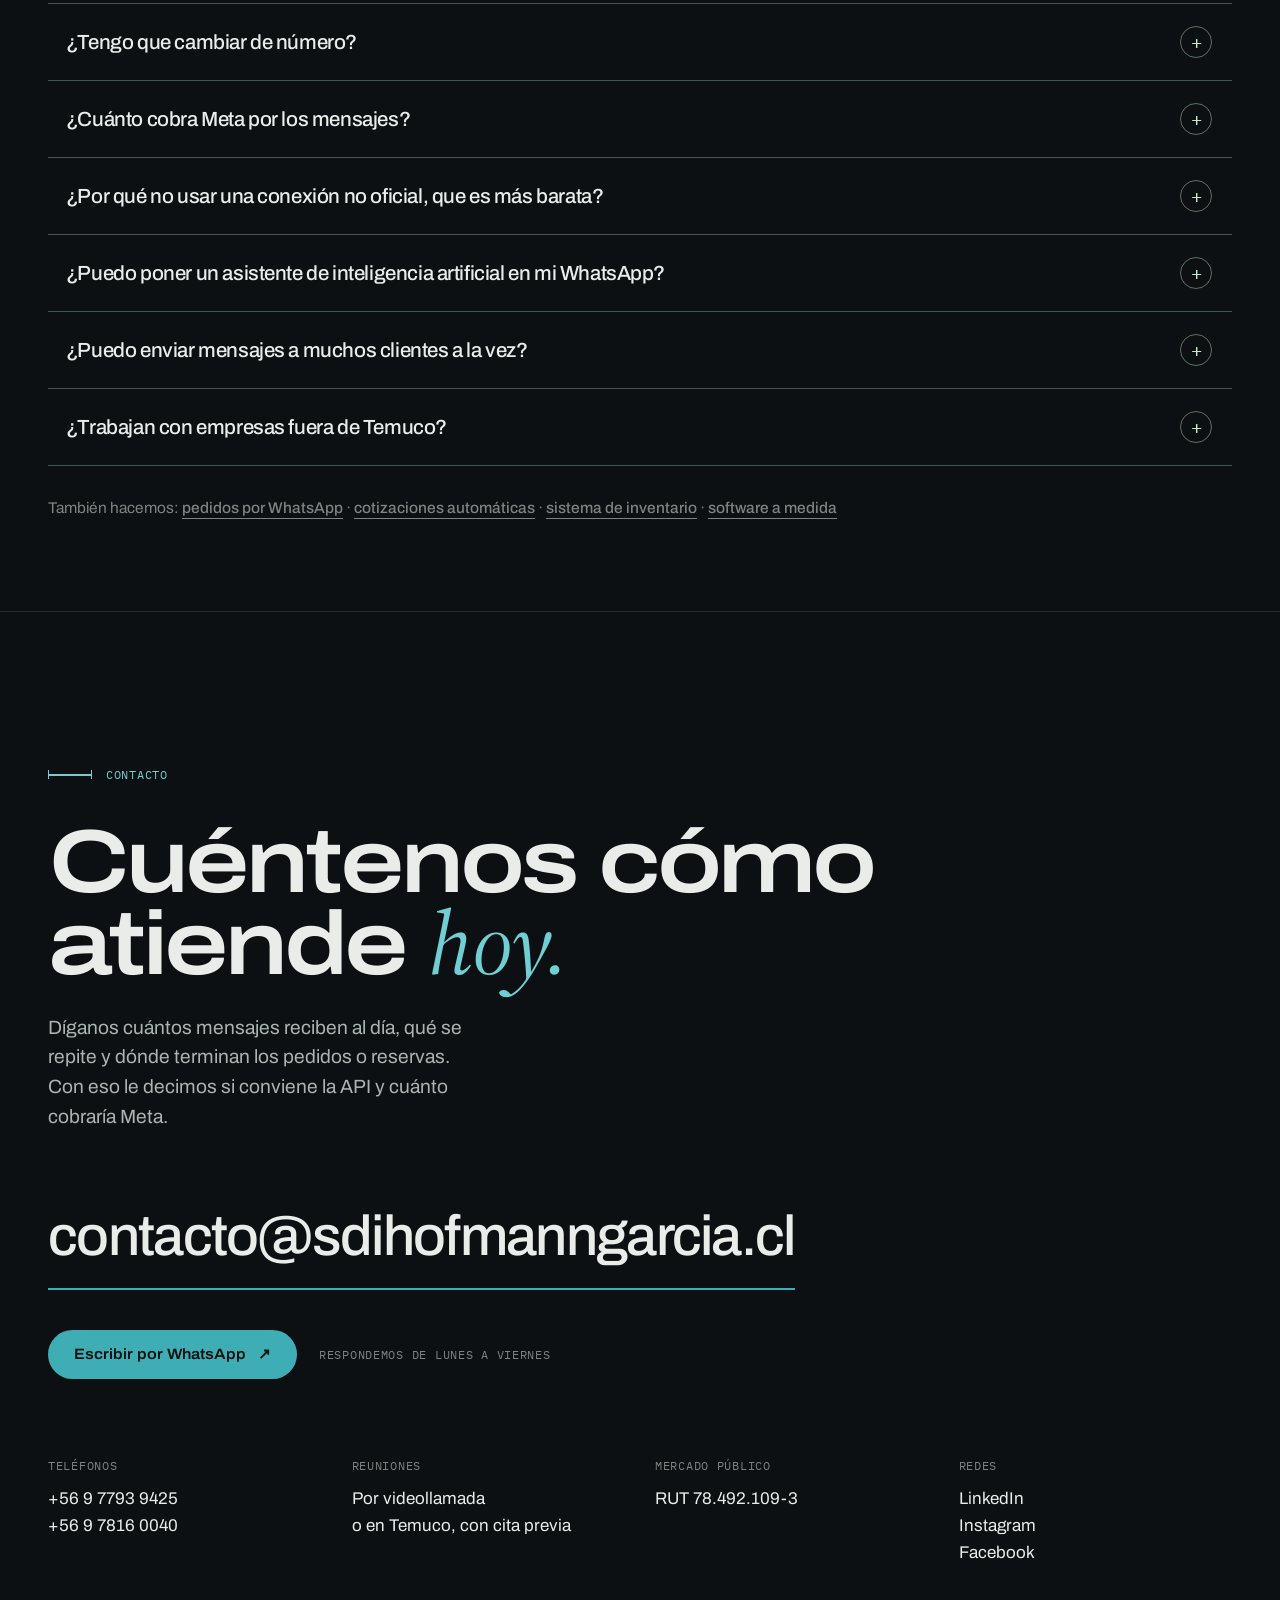
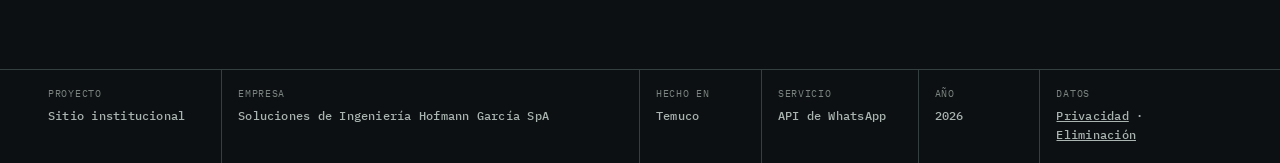
<file: api-de-whatsapp-business/index.html>
<!doctype html>
<html lang="es">
<head>
<meta charset="utf-8">
<meta name="viewport" content="width=device-width, initial-scale=1">
<title>API de WhatsApp Business oficial para su empresa — Hofmann García</title>
<meta name="description" content="Conectamos su número a la API oficial de WhatsApp Business, sin mensualidad de plataforma: respuestas automáticas, avisos y pedidos conectados a su sistema, sin arriesgar el número. Para empresas de todo Chile.">
<meta name="theme-color" content="#0c1012">
<meta property="og:type" content="website">
<meta property="og:site_name" content="Soluciones de Ingeniería Hofmann García">
<meta property="og:title" content="API oficial de WhatsApp Business">
<meta property="og:description" content="Automatización de WhatsApp con la API oficial de Meta, sin arriesgar su número.">
<meta property="og:locale" content="es_CL">
<meta property="og:url" content="https://sdihofmanngarcia.cl/api-de-whatsapp-business/">
<meta property="og:image" content="https://sdihofmanngarcia.cl/assets/compartir.png">
<meta property="og:image:width" content="1200">
<meta property="og:image:height" content="630">
<meta property="og:image:alt" content="API de WhatsApp Business. Soluciones de Ingeniería Hofmann García.">
<meta name="twitter:card" content="summary_large_image">
<link rel="canonical" href="https://sdihofmanngarcia.cl/api-de-whatsapp-business/">
<link rel="icon" href="../assets/favicon.svg" type="image/svg+xml">
<link rel="preconnect" href="https://fonts.googleapis.com">
<link rel="preconnect" href="https://fonts.gstatic.com" crossorigin>
<link rel="stylesheet" href="https://fonts.googleapis.com/css2?family=Archivo:wdth,wght@62..125,300..800&family=IBM+Plex+Mono:wght@400;500&family=Source+Serif+4:ital,opsz,wght@1,8..60,400;1,8..60,500&display=swap">
<link rel="stylesheet" href="../assets/estilos.css?v=7">
<link rel="stylesheet" href="../assets/laboratorio.css?v=2">
<link rel="stylesheet" href="../assets/secciones.css?v=1">
<link rel="stylesheet" href="../assets/servicio.css?v=2">
<script type="application/ld+json">
{"@context":"https://schema.org","@graph":[
{"@type":"Service","@id":"https://sdihofmanngarcia.cl/api-de-whatsapp-business/#servicio","name":"Integración con la API oficial de WhatsApp Business","serviceType":"Integración de WhatsApp Business","description":"Conexión del número de la empresa a la API oficial de WhatsApp Business (Cloud API de Meta), con respuestas automáticas, avisos con plantillas aprobadas y pedidos, reservas o cotizaciones conectados al sistema de la empresa.","url":"https://sdihofmanngarcia.cl/api-de-whatsapp-business/","provider":{"@type":"ProfessionalService","@id":"https://sdihofmanngarcia.cl/#empresa","name":"Soluciones de Ingeniería Hofmann García SpA","url":"https://sdihofmanngarcia.cl/"},"areaServed":{"@type":"Country","name":"Chile"},"availableLanguage":["es","en"]},
{"@type":"BreadcrumbList","itemListElement":[{"@type":"ListItem","position":1,"name":"Inicio","item":"https://sdihofmanngarcia.cl/"},{"@type":"ListItem","position":2,"name":"Desarrollo de software a medida","item":"https://sdihofmanngarcia.cl/desarrollo-de-software-a-medida/"},{"@type":"ListItem","position":3,"name":"API de WhatsApp Business","item":"https://sdihofmanngarcia.cl/api-de-whatsapp-business/"}]},
{"@type":"FAQPage","mainEntity":[
{"@type":"Question","name":"¿Tengo que cambiar de número?","acceptedAnswer":{"@type":"Answer","text":"No. Se conecta el número que ya usa. En muchos casos se puede seguir usando la app de WhatsApp Business en el mismo número; antes revisamos si aplica al suyo y qué funciones de la app se pierden, como las listas de difusión."}},
{"@type":"Question","name":"¿Cuánto cobra Meta por los mensajes?","acceptedAnswer":{"@type":"Answer","text":"Meta cobra por mensaje según el tipo (marketing, utilidad, autenticación o servicio) y el país, y publica sus tarifas. Le cobra directo a la tarjeta de su empresa. Antes de empezar le mostramos el costo estimado con su volumen."}},
{"@type":"Question","name":"¿Por qué no usar una conexión no oficial, que es más barata?","acceptedAnswer":{"@type":"Answer","text":"Porque va contra los términos de WhatsApp y el número puede ser bloqueado. El número bloqueado es el suyo, y suele ser su principal canal de ventas."}},
{"@type":"Question","name":"¿Puedo poner un asistente de inteligencia artificial en mi WhatsApp?","acceptedAnswer":{"@type":"Answer","text":"Un asistente general, tipo ChatGPT, no: desde enero de 2026 los términos de WhatsApp no lo permiten en la API. Sí se puede un asistente de su negocio, que atienda pedidos, reservas o preguntas sobre sus productos."}},
{"@type":"Question","name":"¿Puedo enviar mensajes a muchos clientes a la vez?","acceptedAnswer":{"@type":"Answer","text":"Sí, con plantillas aprobadas por Meta y solo a quienes aceptaron recibirlos. Al principio Meta limita cuántas personas distintas se pueden contactar al día, y el límite sube con el uso y la verificación del negocio."}},
{"@type":"Question","name":"¿Trabajan con empresas fuera de Temuco?","acceptedAnswer":{"@type":"Answer","text":"Sí. Trabajamos de forma remota con clientes de todo Chile, con reuniones por videollamada."}}
]}
]}
</script>
</head>
<body>
<a class="saltar" href="#contenido">Saltar al contenido</a>
<header class="barra">
  <a class="marca" href="../" aria-label="Soluciones de Ingeniería Hofmann García, inicio">
    <svg viewBox="0 0 147 72" width="38" height="19" aria-hidden="true"><g fill="none" stroke="currentColor" stroke-width="12"><path d="M6 0V72"/><path d="M54 0V72"/><path d="M6 36H81"/><path d="M135 18A30 30 0 1 0 141 36H105"/></g></svg>
    <span class="marca__texto"><span class="marca__pre">Soluciones de Ingeniería</span> <span>Hofmann García</span></span>
  </a>
  <nav class="menu" id="menu" aria-label="Secciones">
    <a href="../#laboratorio">Laboratorio</a>
    <a href="../#metodo">Método</a>
    <a href="../#servicios">Servicios</a>
    <a href="../#empresas">Empresas</a>
    <a href="../#sector-publico">Sector público</a>
  </nav>
  <div class="barra__lado">
    <a class="boton boton--chico" href="#contacto">Escríbanos</a>
    <button class="barra__abrir" type="button" aria-expanded="false" aria-controls="menu"><span></span><span></span><span class="sr">Menú</span></button>
  </div>
</header>

<main id="contenido">

  <section class="serv-cabeza">
    <div class="envoltura">
      <nav class="migas" aria-label="Ruta"><a href="../">Inicio</a> / <a href="../desarrollo-de-software-a-medida/">Software a medida</a> / API de WhatsApp Business</nav>
      <p class="origen"><i aria-hidden="true"></i>Servicio <span>/</span> Todo Chile</p>
      <h1>La API oficial de WhatsApp, <em>sin arriesgar su número.</em></h1>
      <p class="serv-bajada">Somos proveedor de tecnología (Tech Provider) de Meta. Conectamos el número de su empresa a la API oficial de WhatsApp Business, sin una plataforma intermedia con mensualidad, y la unimos a su sistema: respuestas automáticas, avisos y pedidos.</p>
      <div class="serv-acciones">
        <a class="boton" href="https://wa.me/56978160040?text=Hola%2C%20vi%20su%20p%C3%A1gina%20de%20la%20API%20de%20WhatsApp%20Business%20y%20quiero%20automatizar%20nuestro%20WhatsApp." target="_blank" rel="noopener">Conversemos por WhatsApp <span aria-hidden="true">↗</span></a>
        <a class="enlace-lab" href="#oficial">Oficial o no oficial <span aria-hidden="true">↓</span></a>
      </div>
    </div>
  </section>

  <section class="serv-bloque" id="problema">
    <div class="envoltura">
      <p class="origen"><i aria-hidden="true"></i>Cuándo conviene</p>
      <h2>Cuando la app <em>ya no alcanza.</em></h2>
      <p class="serv-intro">La app gratuita de WhatsApp Business sirve mientras una persona atiende y los mensajes son pocos. Estas son las señales de que hace falta algo más.</p>
      <ul class="senales">
        <li><b>Las mismas preguntas todo el día.</b><span>Horarios, precios, stock o el estado de un pedido, respondidos uno por uno.</span></li>
        <li><b>Los avisos se mandan a mano.</b><span>Confirmaciones, recordatorios y «su pedido va en camino», copiados y pegados.</span></li>
        <li><b>Lo que llega por WhatsApp se vuelve a escribir.</b><span>Pedidos, reservas o datos de clientes que alguien copia a una planilla o a otro sistema.</span></li>
        <li><b>Le ofrecieron un bot «no oficial».</b><span>Es más barato, pero pone en riesgo el número con el que vende.</span></li>
      </ul>
      <p class="serv-nota">Si lo suyo se resuelve con las respuestas rápidas y el catálogo de la app gratuita, se lo decimos.</p>
    </div>
  </section>

  <section class="serv-bloque" id="oficial">
    <div class="envoltura">
      <p class="origen"><i aria-hidden="true"></i>Oficial o no oficial</p>
      <h2>Dos formas de automatizar, <em>un solo número en juego.</em></h2>
      <div class="ejemplos ejemplos--dos">
        <div class="ejemplo"><small>Lo que hacemos</small><h3>API oficial de Meta</h3><p>Su número se conecta a la Cloud API con la autorización de Meta. Los avisos usan plantillas aprobadas, Meta cobra por mensaje según su tarifa pública y el número queda dentro de las reglas.</p><span>Dentro de las reglas de WhatsApp</span></div>
        <div class="ejemplo"><small>Lo que no hacemos</small><h3>Conexión no oficial</h3><p>Programas que imitan a WhatsApp Web para mandar y leer mensajes. No pagan a Meta, pero van contra los términos de WhatsApp y en 2026 hubo olas de bloqueos de números.</p><span>El número bloqueado es el suyo</span></div>
      </div>
    </div>
  </section>

  <section class="serv-bloque" id="que-hace">
    <div class="envoltura">
      <p class="origen"><i aria-hidden="true"></i>Qué puede hacer</p>
      <h2>Su WhatsApp, <em>conectado a su negocio.</em></h2>
      <ul class="entregables">
        <li><b>Su número en la API oficial</b>, con su empresa verificada en Meta.</li>
        <li><b>Respuestas automáticas</b> a las preguntas de siempre, y derivación a una persona cuando hace falta.</li>
        <li><b>Pedidos, reservas o cotizaciones</b> que entran por WhatsApp y quedan en su sistema, sin volver a escribirlos.</li>
        <li><b>Avisos con plantillas aprobadas</b>: confirmaciones, recordatorios y estado de un pedido.</li>
        <li><b>Mensajes a sus clientes</b> que aceptaron recibirlos, con las plantillas y límites que fija Meta.</li>
        <li><b>Conexión con lo que ya usa</b>: su planilla, su tienda online o su sistema de ventas.</li>
      </ul>
    </div>
  </section>

  <section class="serv-bloque" id="etapas">
    <div class="envoltura">
      <p class="origen"><i aria-hidden="true"></i>Cómo trabajamos</p>
      <h2>De la app <em>a la API.</em></h2>
      <div class="etapas">
        <article><span>01 / Revisamos</span><h3>Cómo atiende hoy.</h3><p>Vemos cuántos mensajes recibe, qué se repite y qué se escribe dos veces. Con eso estimamos lo que cobraría Meta y qué conviene automatizar.</p></article>
        <article><span>02 / Conectamos</span><h3>Su número a la API.</h3><p>Verificamos su empresa en Meta, conectamos el número y preparamos las plantillas. La tarjeta es la de su empresa: Meta le cobra directo.</p></article>
        <article><span>03 / Automatizamos</span><h3>Con mensajes reales.</h3><p>Armamos las respuestas y la conexión con su sistema, y las probamos con su equipo antes de dejarlas funcionando.</p></article>
      </div>
    </div>
  </section>

  <section class="serv-bloque" id="preguntas">
    <div class="envoltura">
      <p class="origen"><i aria-hidden="true"></i>Preguntas frecuentes</p>
      <h2>Lo que más <em>nos preguntan.</em></h2>
      <div class="preguntas">
        <details class="pregunta"><summary>¿Tengo que cambiar de número?<i aria-hidden="true"></i></summary><p>No. Se conecta el número que ya usa. En muchos casos se puede seguir usando la app de WhatsApp Business en el mismo número; antes revisamos si aplica al suyo y qué funciones de la app se pierden, como las listas de difusión.</p></details>
        <details class="pregunta"><summary>¿Cuánto cobra Meta por los mensajes?<i aria-hidden="true"></i></summary><p>Meta cobra por mensaje según el tipo (marketing, utilidad, autenticación o servicio) y el país, y publica sus tarifas. Le cobra directo a la tarjeta de su empresa. Antes de empezar le mostramos el costo estimado con su volumen. <a class="enlace" href="https://developers.facebook.com/documentation/business-messaging/whatsapp/pricing" target="_blank" rel="noopener">Tarifas de Meta</a>.</p></details>
        <details class="pregunta"><summary>¿Por qué no usar una conexión no oficial, que es más barata?<i aria-hidden="true"></i></summary><p>Porque va contra los términos de WhatsApp y el número puede ser bloqueado. El número bloqueado es el suyo, y suele ser su principal canal de ventas.</p></details>
        <details class="pregunta"><summary>¿Puedo poner un asistente de inteligencia artificial en mi WhatsApp?<i aria-hidden="true"></i></summary><p>Un asistente general, tipo ChatGPT, no: desde enero de 2026 los términos de WhatsApp no lo permiten en la API. Sí se puede un asistente de su negocio, que atienda pedidos, reservas o preguntas sobre sus productos.</p></details>
        <details class="pregunta"><summary>¿Puedo enviar mensajes a muchos clientes a la vez?<i aria-hidden="true"></i></summary><p>Sí, con plantillas aprobadas por Meta y solo a quienes aceptaron recibirlos. Al principio Meta limita cuántas personas distintas se pueden contactar al día, y el límite sube con el uso y la verificación del negocio.</p></details>
        <details class="pregunta"><summary>¿Trabajan con empresas fuera de Temuco?<i aria-hidden="true"></i></summary><p>Sí. Trabajamos de forma remota con clientes de todo Chile, con reuniones por videollamada.</p></details>
      </div>
      <p class="serv-relacionadas">También hacemos: <a class="enlace" href="../pedidos-por-whatsapp/">pedidos por WhatsApp</a> · <a class="enlace" href="../cotizaciones-automaticas/">cotizaciones automáticas</a> · <a class="enlace" href="../sistema-de-inventario/">sistema de inventario</a> · <a class="enlace" href="../desarrollo-de-software-a-medida/">software a medida</a></p>
    </div>
  </section>

  <section class="contacto serv-contacto" id="contacto">
    <div class="envoltura">
      <p class="rotulo mono"><span class="cota-mini"></span>Contacto</p>
      <h2 class="contacto__titulo">Cuéntenos cómo<br>atiende <em>hoy.</em></h2>
      <p class="entrada">Díganos cuántos mensajes reciben al día, qué se repite y dónde terminan los pedidos o reservas. Con eso le decimos si conviene la API y cuánto cobraría Meta.</p>
      <a class="contacto__correo" href="mailto:contacto@sdihofmanngarcia.cl?subject=Consulta%3A%20API%20de%20WhatsApp">contacto@sdihofmanngarcia.cl</a>
      <p class="contacto__whatsapp"><a class="boton" href="https://wa.me/56978160040?text=Hola%2C%20vi%20su%20p%C3%A1gina%20de%20la%20API%20de%20WhatsApp%20Business%20y%20quiero%20automatizar%20nuestro%20WhatsApp." target="_blank" rel="noopener">Escribir por WhatsApp <span aria-hidden="true">↗</span></a><span class="mono">Respondemos de lunes a viernes</span></p>
      <div class="contacto__datos">
        <div><p class="mono">Teléfonos</p><p><a href="tel:+56977939425">+56 9 7793 9425</a><br><a href="tel:+56978160040">+56 9 7816 0040</a></p></div>
        <div><p class="mono">Reuniones</p><p>Por videollamada<br>o en Temuco, con cita previa</p></div>
        <div><p class="mono">Mercado Público</p><p>RUT 78.492.109-3</p></div>
        <div><p class="mono">Redes</p><p><a href="https://www.linkedin.com/company/hofmann-garcia/" target="_blank" rel="noopener">LinkedIn</a><br><a href="https://www.instagram.com/soluciones.hg" target="_blank" rel="noopener">Instagram</a><br><a href="https://www.facebook.com/solucioneshofmanngarcia" target="_blank" rel="noopener">Facebook</a></p></div>
      </div>
    </div>
    <footer class="pie">
      <div class="envoltura pie__cajetin mono">
        <div><span>Proyecto</span><b>Sitio institucional</b></div>
        <div><span>Empresa</span><b>Soluciones de Ingeniería Hofmann García SpA</b></div>
        <div><span>Hecho en</span><b>Temuco</b></div>
        <div><span>Servicio</span><b>API de WhatsApp</b></div>
        <div><span>Año</span><b class="pie__anio">2026</b></div>
        <div><span>Datos</span><b><a href="../privacidad.html">Privacidad</a> · <a href="../eliminacion-de-datos.html">Eliminación</a></b></div>
      </div>
    </footer>
  </section>
</main>

<script>
(() => {
  const menu = document.getElementById('menu'), abrir = document.querySelector('.barra__abrir'), barra = document.querySelector('.barra');
  const movil = matchMedia('(max-width: 900px)');
  const cerrar = () => { menu.classList.remove('abierto'); abrir.setAttribute('aria-expanded', 'false'); menu.inert = movil.matches; };
  cerrar(); movil.addEventListener('change', cerrar);
  abrir.addEventListener('click', () => { const ab = !menu.classList.contains('abierto'); menu.classList.toggle('abierto', ab); menu.inert = !ab && movil.matches; abrir.setAttribute('aria-expanded', String(ab)); });
  document.addEventListener('keydown', (e) => { if (e.key === 'Escape' && menu.classList.contains('abierto')) { cerrar(); abrir.focus(); } });
  addEventListener('scroll', () => barra.classList.toggle('con-fondo', scrollY > 40), { passive: true });
  document.querySelector('.pie__anio').textContent = new Date().getFullYear();
})();
</script>
</body>
</html>
</file>
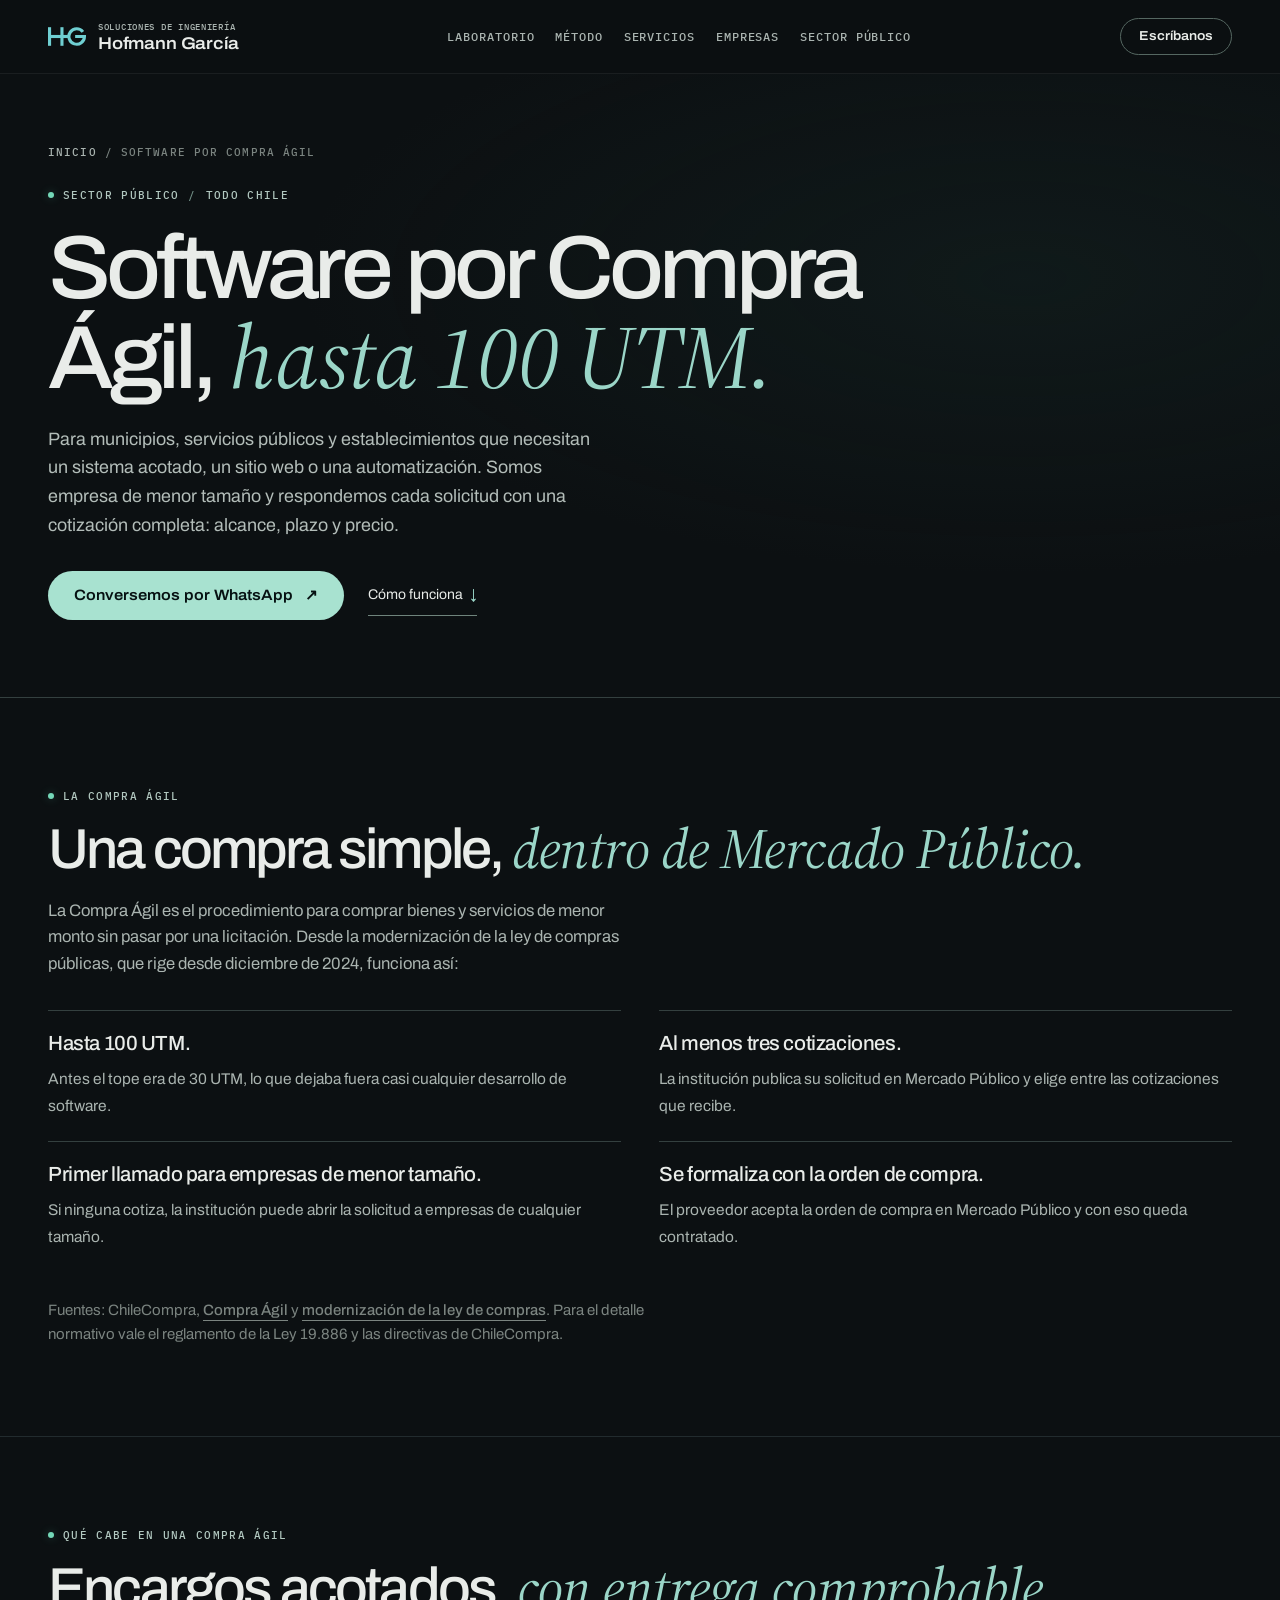
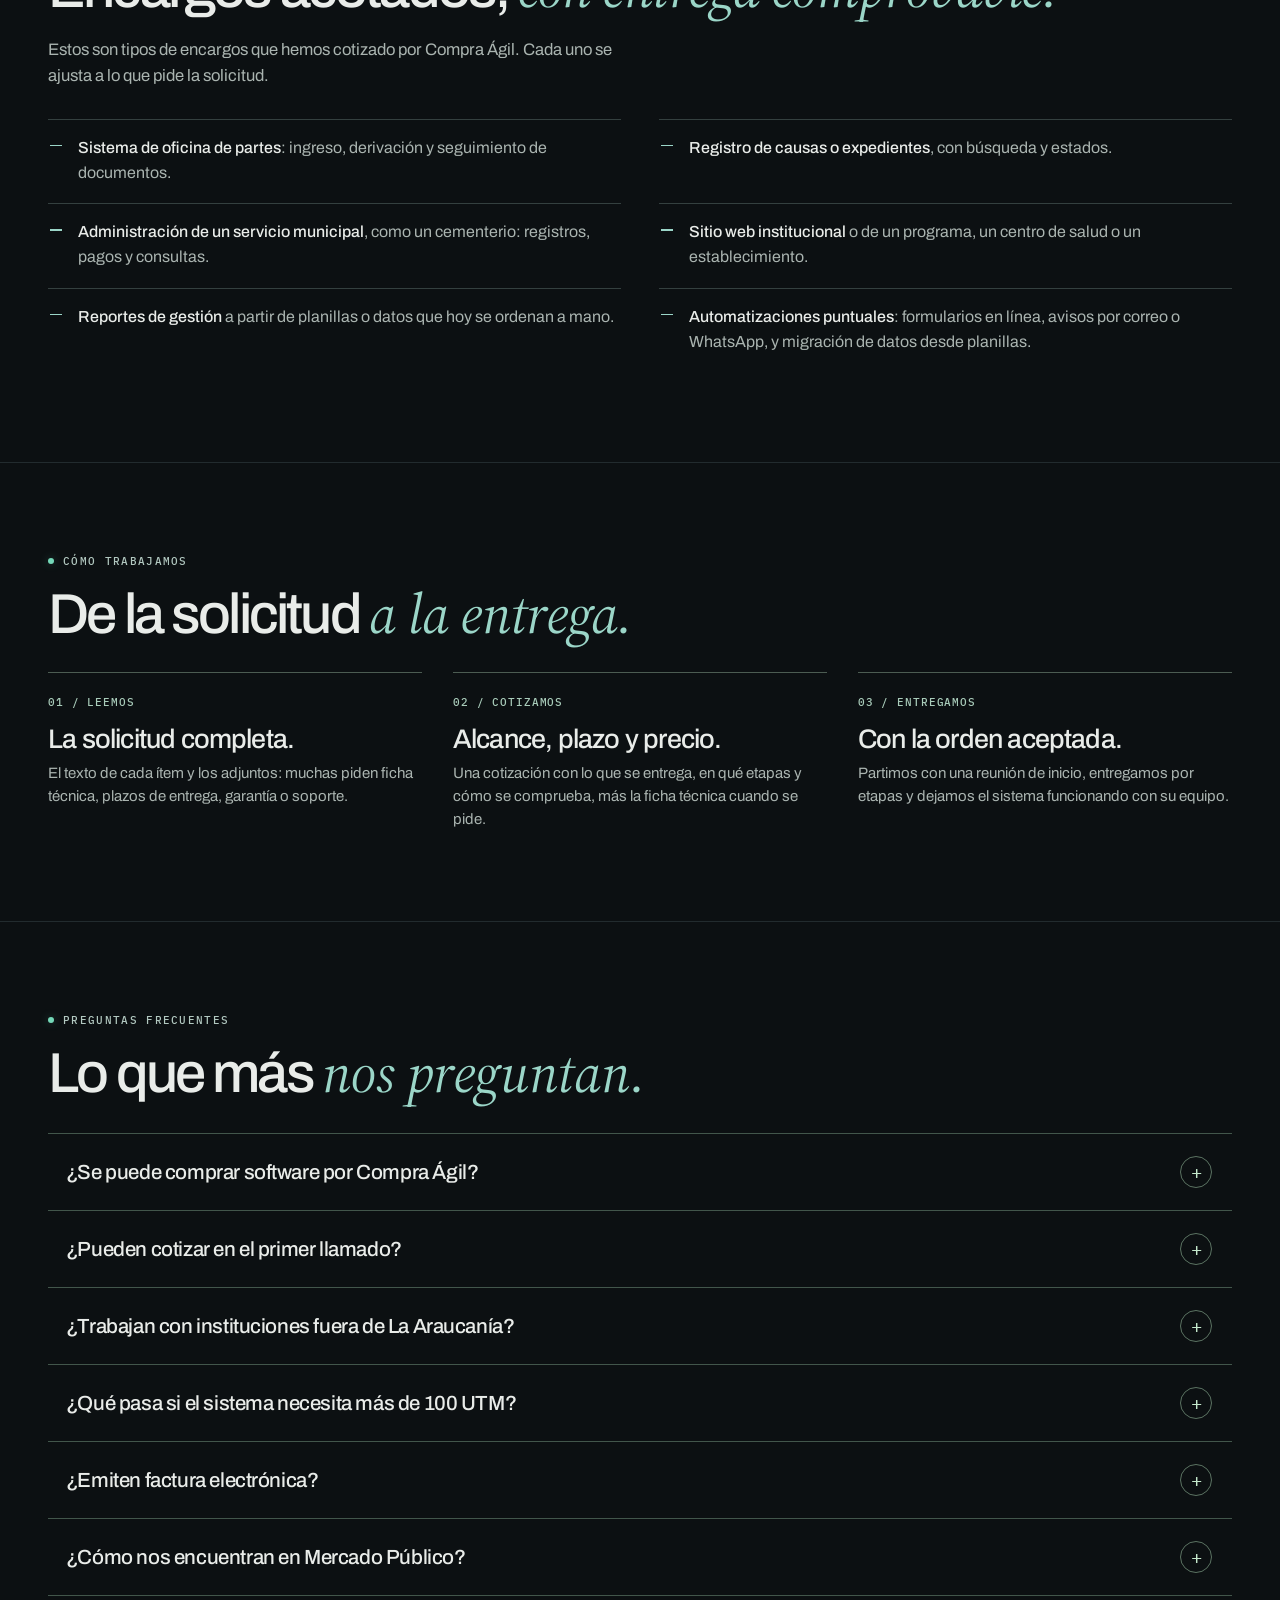
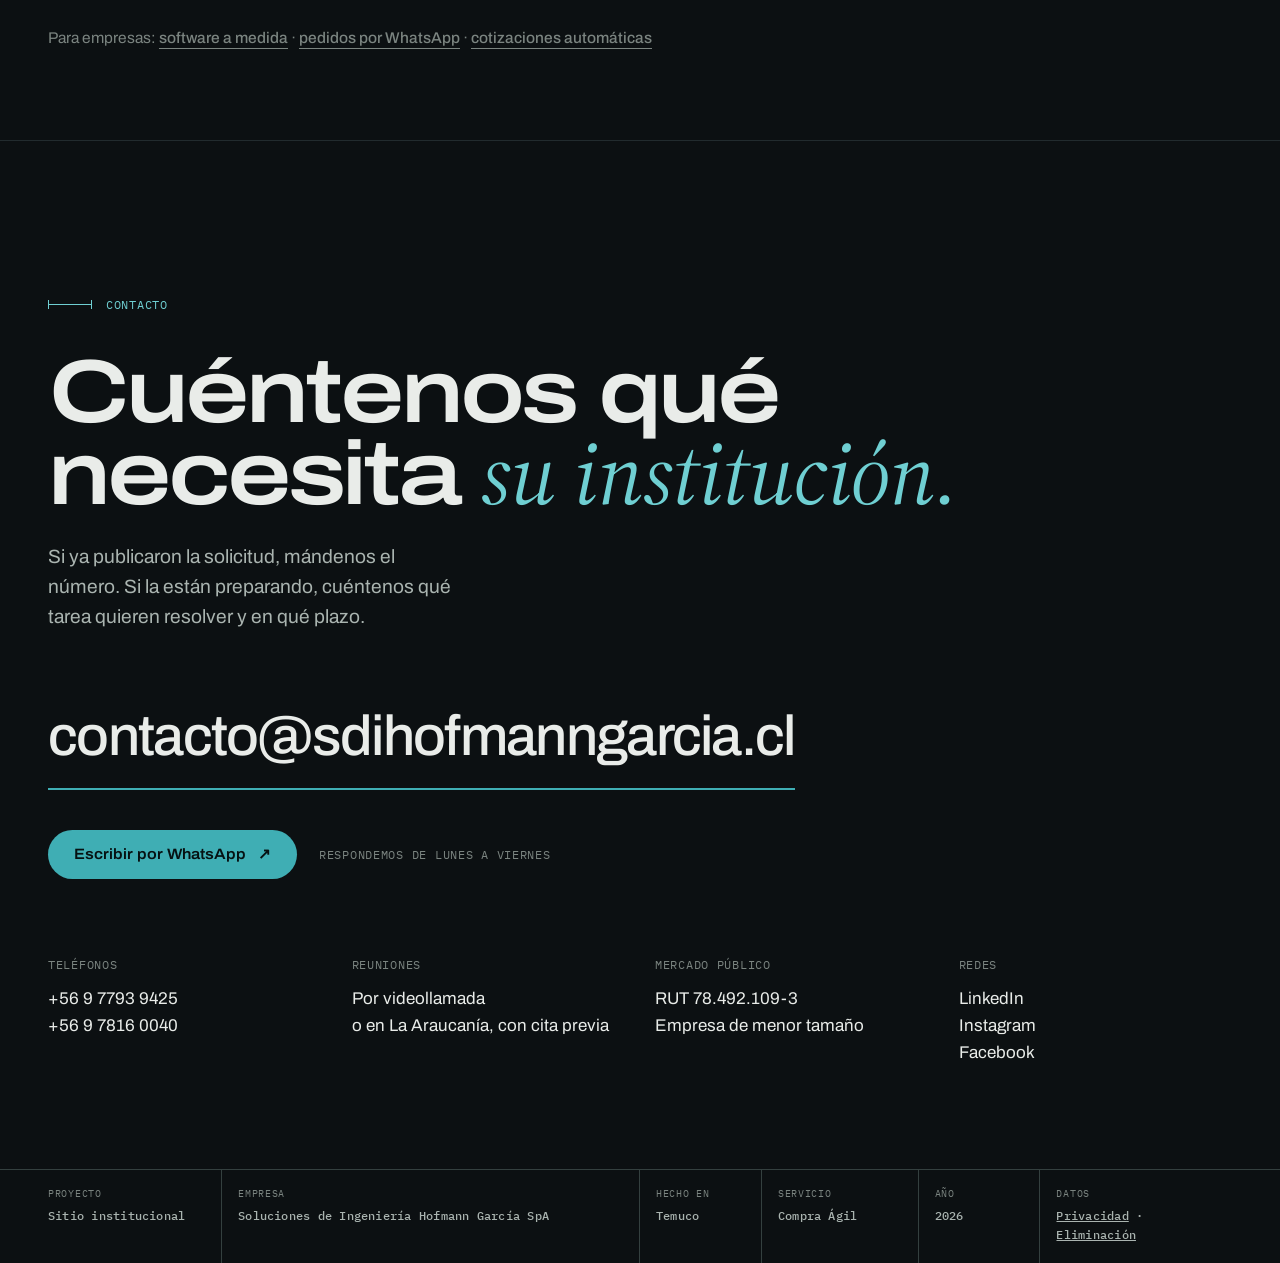
<file: comprar-software-por-compra-agil/index.html>
<!doctype html>
<html lang="es">
<head>
<meta charset="utf-8">
<meta name="viewport" content="width=device-width, initial-scale=1">
<title>Software por Compra Ágil para municipios y servicios — Hofmann García</title>
<meta name="description" content="Sistemas, sitios web y automatizaciones de hasta 100 UTM por Compra Ágil en Mercado Público. Empresa de menor tamaño: cotizamos desde el primer llamado, con alcance, plazo y precio. Todo Chile.">
<meta name="theme-color" content="#0c1012">
<meta property="og:type" content="website">
<meta property="og:site_name" content="Soluciones de Ingeniería Hofmann García">
<meta property="og:title" content="Software por Compra Ágil">
<meta property="og:description" content="Sistemas, sitios y automatizaciones de hasta 100 UTM para instituciones públicas de todo Chile.">
<meta property="og:locale" content="es_CL">
<meta property="og:url" content="https://sdihofmanngarcia.cl/comprar-software-por-compra-agil/">
<meta property="og:image" content="https://sdihofmanngarcia.cl/assets/compartir.png">
<meta property="og:image:width" content="1200">
<meta property="og:image:height" content="630">
<meta property="og:image:alt" content="Software por Compra Ágil. Soluciones de Ingeniería Hofmann García.">
<meta name="twitter:card" content="summary_large_image">
<link rel="canonical" href="https://sdihofmanngarcia.cl/comprar-software-por-compra-agil/">
<link rel="icon" href="../assets/favicon.svg" type="image/svg+xml">
<link rel="preconnect" href="https://fonts.googleapis.com">
<link rel="preconnect" href="https://fonts.gstatic.com" crossorigin>
<link rel="stylesheet" href="https://fonts.googleapis.com/css2?family=Archivo:wdth,wght@62..125,300..800&family=IBM+Plex+Mono:wght@400;500&family=Source+Serif+4:ital,opsz,wght@1,8..60,400;1,8..60,500&display=swap">
<link rel="stylesheet" href="../assets/estilos.css?v=7">
<link rel="stylesheet" href="../assets/laboratorio.css?v=2">
<link rel="stylesheet" href="../assets/secciones.css?v=1">
<link rel="stylesheet" href="../assets/servicio.css?v=2">
<script type="application/ld+json">
{"@context":"https://schema.org","@graph":[
{"@type":"Service","@id":"https://sdihofmanngarcia.cl/comprar-software-por-compra-agil/#servicio","name":"Software por Compra Ágil","serviceType":"Desarrollo de software para instituciones públicas","description":"Sistemas, sitios web y automatizaciones de hasta 100 UTM para instituciones públicas, cotizados por Compra Ágil en Mercado Público con alcance, plazo y precio.","url":"https://sdihofmanngarcia.cl/comprar-software-por-compra-agil/","audience":{"@type":"Audience","audienceType":"Instituciones públicas de Chile"},"provider":{"@type":"ProfessionalService","@id":"https://sdihofmanngarcia.cl/#empresa","name":"Soluciones de Ingeniería Hofmann García SpA","url":"https://sdihofmanngarcia.cl/"},"areaServed":{"@type":"Country","name":"Chile"},"availableLanguage":["es","en"]},
{"@type":"BreadcrumbList","itemListElement":[{"@type":"ListItem","position":1,"name":"Inicio","item":"https://sdihofmanngarcia.cl/"},{"@type":"ListItem","position":2,"name":"Software por Compra Ágil","item":"https://sdihofmanngarcia.cl/comprar-software-por-compra-agil/"}]},
{"@type":"FAQPage","mainEntity":[
{"@type":"Question","name":"¿Se puede comprar software por Compra Ágil?","acceptedAnswer":{"@type":"Answer","text":"Sí, si el monto es de 100 UTM o menos. Un sistema acotado, un sitio web o una automatización puntual suelen caber; un sistema grande o con operación por años, no."}},
{"@type":"Question","name":"¿Pueden cotizar en el primer llamado?","acceptedAnswer":{"@type":"Answer","text":"Sí. Somos empresa de menor tamaño, y el primer llamado de la Compra Ágil está reservado para ese tipo de empresas."}},
{"@type":"Question","name":"¿Trabajan con instituciones fuera de La Araucanía?","acceptedAnswer":{"@type":"Answer","text":"Sí. Trabajamos de forma remota en todo Chile, con reuniones por videollamada. En La Araucanía también podemos ir en persona."}},
{"@type":"Question","name":"¿Qué pasa si el sistema necesita más de 100 UTM?","acceptedAnswer":{"@type":"Answer","text":"Entonces no corresponde la Compra Ágil y se usa otro procedimiento de la ley de compras, como la licitación pública. También participamos en licitaciones, con propuesta técnica completa y los anexos que pidan las bases."}},
{"@type":"Question","name":"¿Emiten factura electrónica?","acceptedAnswer":{"@type":"Answer","text":"Sí. Emitimos factura electrónica una vez cumplida la orden de compra, según lo acordado en la cotización."}},
{"@type":"Question","name":"¿Cómo nos encuentran en Mercado Público?","acceptedAnswer":{"@type":"Answer","text":"Por el RUT 78.492.109-3, a nombre de Soluciones de Ingeniería Hofmann García SpA."}}
]}
]}
</script>
</head>
<body>
<a class="saltar" href="#contenido">Saltar al contenido</a>
<header class="barra">
  <a class="marca" href="../" aria-label="Soluciones de Ingeniería Hofmann García, inicio">
    <svg viewBox="0 0 147 72" width="38" height="19" aria-hidden="true"><g fill="none" stroke="currentColor" stroke-width="12"><path d="M6 0V72"/><path d="M54 0V72"/><path d="M6 36H81"/><path d="M135 18A30 30 0 1 0 141 36H105"/></g></svg>
    <span class="marca__texto"><span class="marca__pre">Soluciones de Ingeniería</span> <span>Hofmann García</span></span>
  </a>
  <nav class="menu" id="menu" aria-label="Secciones">
    <a href="../#laboratorio">Laboratorio</a>
    <a href="../#metodo">Método</a>
    <a href="../#servicios">Servicios</a>
    <a href="../#empresas">Empresas</a>
    <a href="../#sector-publico">Sector público</a>
  </nav>
  <div class="barra__lado">
    <a class="boton boton--chico" href="#contacto">Escríbanos</a>
    <button class="barra__abrir" type="button" aria-expanded="false" aria-controls="menu"><span></span><span></span><span class="sr">Menú</span></button>
  </div>
</header>

<main id="contenido">

  <section class="serv-cabeza">
    <div class="envoltura">
      <nav class="migas" aria-label="Ruta"><a href="../">Inicio</a> / Software por Compra Ágil</nav>
      <p class="origen"><i aria-hidden="true"></i>Sector público <span>/</span> Todo Chile</p>
      <h1>Software por Compra Ágil, <em>hasta 100 UTM.</em></h1>
      <p class="serv-bajada">Para municipios, servicios públicos y establecimientos que necesitan un sistema acotado, un sitio web o una automatización. Somos empresa de menor tamaño y respondemos cada solicitud con una cotización completa: alcance, plazo y precio.</p>
      <div class="serv-acciones">
        <a class="boton" href="https://wa.me/56978160040?text=Hola%2C%20vi%20su%20p%C3%A1gina%20de%20Compra%20%C3%81gil%20y%20quiero%20consultar%20por%20un%20software%20para%20nuestra%20instituci%C3%B3n." target="_blank" rel="noopener">Conversemos por WhatsApp <span aria-hidden="true">↗</span></a>
        <a class="enlace-lab" href="#que-es">Cómo funciona <span aria-hidden="true">↓</span></a>
      </div>
    </div>
  </section>

  <section class="serv-bloque" id="que-es">
    <div class="envoltura">
      <p class="origen"><i aria-hidden="true"></i>La Compra Ágil</p>
      <h2>Una compra simple, <em>dentro de Mercado Público.</em></h2>
      <p class="serv-intro">La Compra Ágil es el procedimiento para comprar bienes y servicios de menor monto sin pasar por una licitación. Desde la modernización de la ley de compras públicas, que rige desde diciembre de 2024, funciona así:</p>
      <ul class="senales">
        <li><b>Hasta 100 UTM.</b><span>Antes el tope era de 30 UTM, lo que dejaba fuera casi cualquier desarrollo de software.</span></li>
        <li><b>Al menos tres cotizaciones.</b><span>La institución publica su solicitud en Mercado Público y elige entre las cotizaciones que recibe.</span></li>
        <li><b>Primer llamado para empresas de menor tamaño.</b><span>Si ninguna cotiza, la institución puede abrir la solicitud a empresas de cualquier tamaño.</span></li>
        <li><b>Se formaliza con la orden de compra.</b><span>El proveedor acepta la orden de compra en Mercado Público y con eso queda contratado.</span></li>
      </ul>
      <p class="serv-nota">Fuentes: ChileCompra, <a class="enlace" href="https://www.chilecompra.cl/compraagil/" target="_blank" rel="noopener">Compra Ágil</a> y <a class="enlace" href="https://www.chilecompra.cl/ley-compra-agil/" target="_blank" rel="noopener">modernización de la ley de compras</a>. Para el detalle normativo vale el reglamento de la Ley 19.886 y las directivas de ChileCompra.</p>
    </div>
  </section>

  <section class="serv-bloque" id="que-cabe">
    <div class="envoltura">
      <p class="origen"><i aria-hidden="true"></i>Qué cabe en una Compra Ágil</p>
      <h2>Encargos acotados, <em>con entrega comprobable.</em></h2>
      <p class="serv-intro">Estos son tipos de encargos que hemos cotizado por Compra Ágil. Cada uno se ajusta a lo que pide la solicitud.</p>
      <ul class="entregables">
        <li><b>Sistema de oficina de partes</b>: ingreso, derivación y seguimiento de documentos.</li>
        <li><b>Registro de causas o expedientes</b>, con búsqueda y estados.</li>
        <li><b>Administración de un servicio municipal</b>, como un cementerio: registros, pagos y consultas.</li>
        <li><b>Sitio web institucional</b> o de un programa, un centro de salud o un establecimiento.</li>
        <li><b>Reportes de gestión</b> a partir de planillas o datos que hoy se ordenan a mano.</li>
        <li><b>Automatizaciones puntuales</b>: formularios en línea, avisos por correo o WhatsApp, y migración de datos desde planillas.</li>
      </ul>
    </div>
  </section>

  <section class="serv-bloque" id="como">
    <div class="envoltura">
      <p class="origen"><i aria-hidden="true"></i>Cómo trabajamos</p>
      <h2>De la solicitud <em>a la entrega.</em></h2>
      <div class="etapas">
        <article><span>01 / Leemos</span><h3>La solicitud completa.</h3><p>El texto de cada ítem y los adjuntos: muchas piden ficha técnica, plazos de entrega, garantía o soporte.</p></article>
        <article><span>02 / Cotizamos</span><h3>Alcance, plazo y precio.</h3><p>Una cotización con lo que se entrega, en qué etapas y cómo se comprueba, más la ficha técnica cuando se pide.</p></article>
        <article><span>03 / Entregamos</span><h3>Con la orden aceptada.</h3><p>Partimos con una reunión de inicio, entregamos por etapas y dejamos el sistema funcionando con su equipo.</p></article>
      </div>
    </div>
  </section>

  <section class="serv-bloque" id="preguntas">
    <div class="envoltura">
      <p class="origen"><i aria-hidden="true"></i>Preguntas frecuentes</p>
      <h2>Lo que más <em>nos preguntan.</em></h2>
      <div class="preguntas">
        <details class="pregunta"><summary>¿Se puede comprar software por Compra Ágil?<i aria-hidden="true"></i></summary><p>Sí, si el monto es de 100 UTM o menos. Un sistema acotado, un sitio web o una automatización puntual suelen caber; un sistema grande o con operación por años, no.</p></details>
        <details class="pregunta"><summary>¿Pueden cotizar en el primer llamado?<i aria-hidden="true"></i></summary><p>Sí. Somos empresa de menor tamaño, y el primer llamado de la Compra Ágil está reservado para ese tipo de empresas.</p></details>
        <details class="pregunta"><summary>¿Trabajan con instituciones fuera de La Araucanía?<i aria-hidden="true"></i></summary><p>Sí. Trabajamos de forma remota en todo Chile, con reuniones por videollamada. En La Araucanía también podemos ir en persona.</p></details>
        <details class="pregunta"><summary>¿Qué pasa si el sistema necesita más de 100 UTM?<i aria-hidden="true"></i></summary><p>Entonces no corresponde la Compra Ágil y se usa otro procedimiento de la ley de compras, como la licitación pública. También participamos en licitaciones, con propuesta técnica completa y los anexos que pidan las bases.</p></details>
        <details class="pregunta"><summary>¿Emiten factura electrónica?<i aria-hidden="true"></i></summary><p>Sí. Emitimos factura electrónica una vez cumplida la orden de compra, según lo acordado en la cotización.</p></details>
        <details class="pregunta"><summary>¿Cómo nos encuentran en Mercado Público?<i aria-hidden="true"></i></summary><p>Por el RUT 78.492.109-3, a nombre de Soluciones de Ingeniería Hofmann García SpA.</p></details>
      </div>
      <p class="serv-relacionadas">Para empresas: <a class="enlace" href="../desarrollo-de-software-a-medida/">software a medida</a> · <a class="enlace" href="../pedidos-por-whatsapp/">pedidos por WhatsApp</a> · <a class="enlace" href="../cotizaciones-automaticas/">cotizaciones automáticas</a></p>
    </div>
  </section>

  <section class="contacto serv-contacto" id="contacto">
    <div class="envoltura">
      <p class="rotulo mono"><span class="cota-mini"></span>Contacto</p>
      <h2 class="contacto__titulo">Cuéntenos qué<br>necesita <em>su institución.</em></h2>
      <p class="entrada">Si ya publicaron la solicitud, mándenos el número. Si la están preparando, cuéntenos qué tarea quieren resolver y en qué plazo.</p>
      <a class="contacto__correo" href="mailto:contacto@sdihofmanngarcia.cl?subject=Consulta%3A%20Compra%20%C3%81gil">contacto@sdihofmanngarcia.cl</a>
      <p class="contacto__whatsapp"><a class="boton" href="https://wa.me/56978160040?text=Hola%2C%20vi%20su%20p%C3%A1gina%20de%20Compra%20%C3%81gil%20y%20quiero%20consultar%20por%20un%20software%20para%20nuestra%20instituci%C3%B3n." target="_blank" rel="noopener">Escribir por WhatsApp <span aria-hidden="true">↗</span></a><span class="mono">Respondemos de lunes a viernes</span></p>
      <div class="contacto__datos">
        <div><p class="mono">Teléfonos</p><p><a href="tel:+56977939425">+56 9 7793 9425</a><br><a href="tel:+56978160040">+56 9 7816 0040</a></p></div>
        <div><p class="mono">Reuniones</p><p>Por videollamada<br>o en La Araucanía, con cita previa</p></div>
        <div><p class="mono">Mercado Público</p><p>RUT 78.492.109-3<br>Empresa de menor tamaño</p></div>
        <div><p class="mono">Redes</p><p><a href="https://www.linkedin.com/company/hofmann-garcia/" target="_blank" rel="noopener">LinkedIn</a><br><a href="https://www.instagram.com/soluciones.hg" target="_blank" rel="noopener">Instagram</a><br><a href="https://www.facebook.com/solucioneshofmanngarcia" target="_blank" rel="noopener">Facebook</a></p></div>
      </div>
    </div>
    <footer class="pie">
      <div class="envoltura pie__cajetin mono">
        <div><span>Proyecto</span><b>Sitio institucional</b></div>
        <div><span>Empresa</span><b>Soluciones de Ingeniería Hofmann García SpA</b></div>
        <div><span>Hecho en</span><b>Temuco</b></div>
        <div><span>Servicio</span><b>Compra Ágil</b></div>
        <div><span>Año</span><b class="pie__anio">2026</b></div>
        <div><span>Datos</span><b><a href="../privacidad.html">Privacidad</a> · <a href="../eliminacion-de-datos.html">Eliminación</a></b></div>
      </div>
    </footer>
  </section>
</main>

<script>
(() => {
  const menu = document.getElementById('menu'), abrir = document.querySelector('.barra__abrir'), barra = document.querySelector('.barra');
  const movil = matchMedia('(max-width: 900px)');
  const cerrar = () => { menu.classList.remove('abierto'); abrir.setAttribute('aria-expanded', 'false'); menu.inert = movil.matches; };
  cerrar(); movil.addEventListener('change', cerrar);
  abrir.addEventListener('click', () => { const ab = !menu.classList.contains('abierto'); menu.classList.toggle('abierto', ab); menu.inert = !ab && movil.matches; abrir.setAttribute('aria-expanded', String(ab)); });
  document.addEventListener('keydown', (e) => { if (e.key === 'Escape' && menu.classList.contains('abierto')) { cerrar(); abrir.focus(); } });
  addEventListener('scroll', () => barra.classList.toggle('con-fondo', scrollY > 40), { passive: true });
  document.querySelector('.pie__anio').textContent = new Date().getFullYear();
})();
</script>
</body>
</html>
</file>
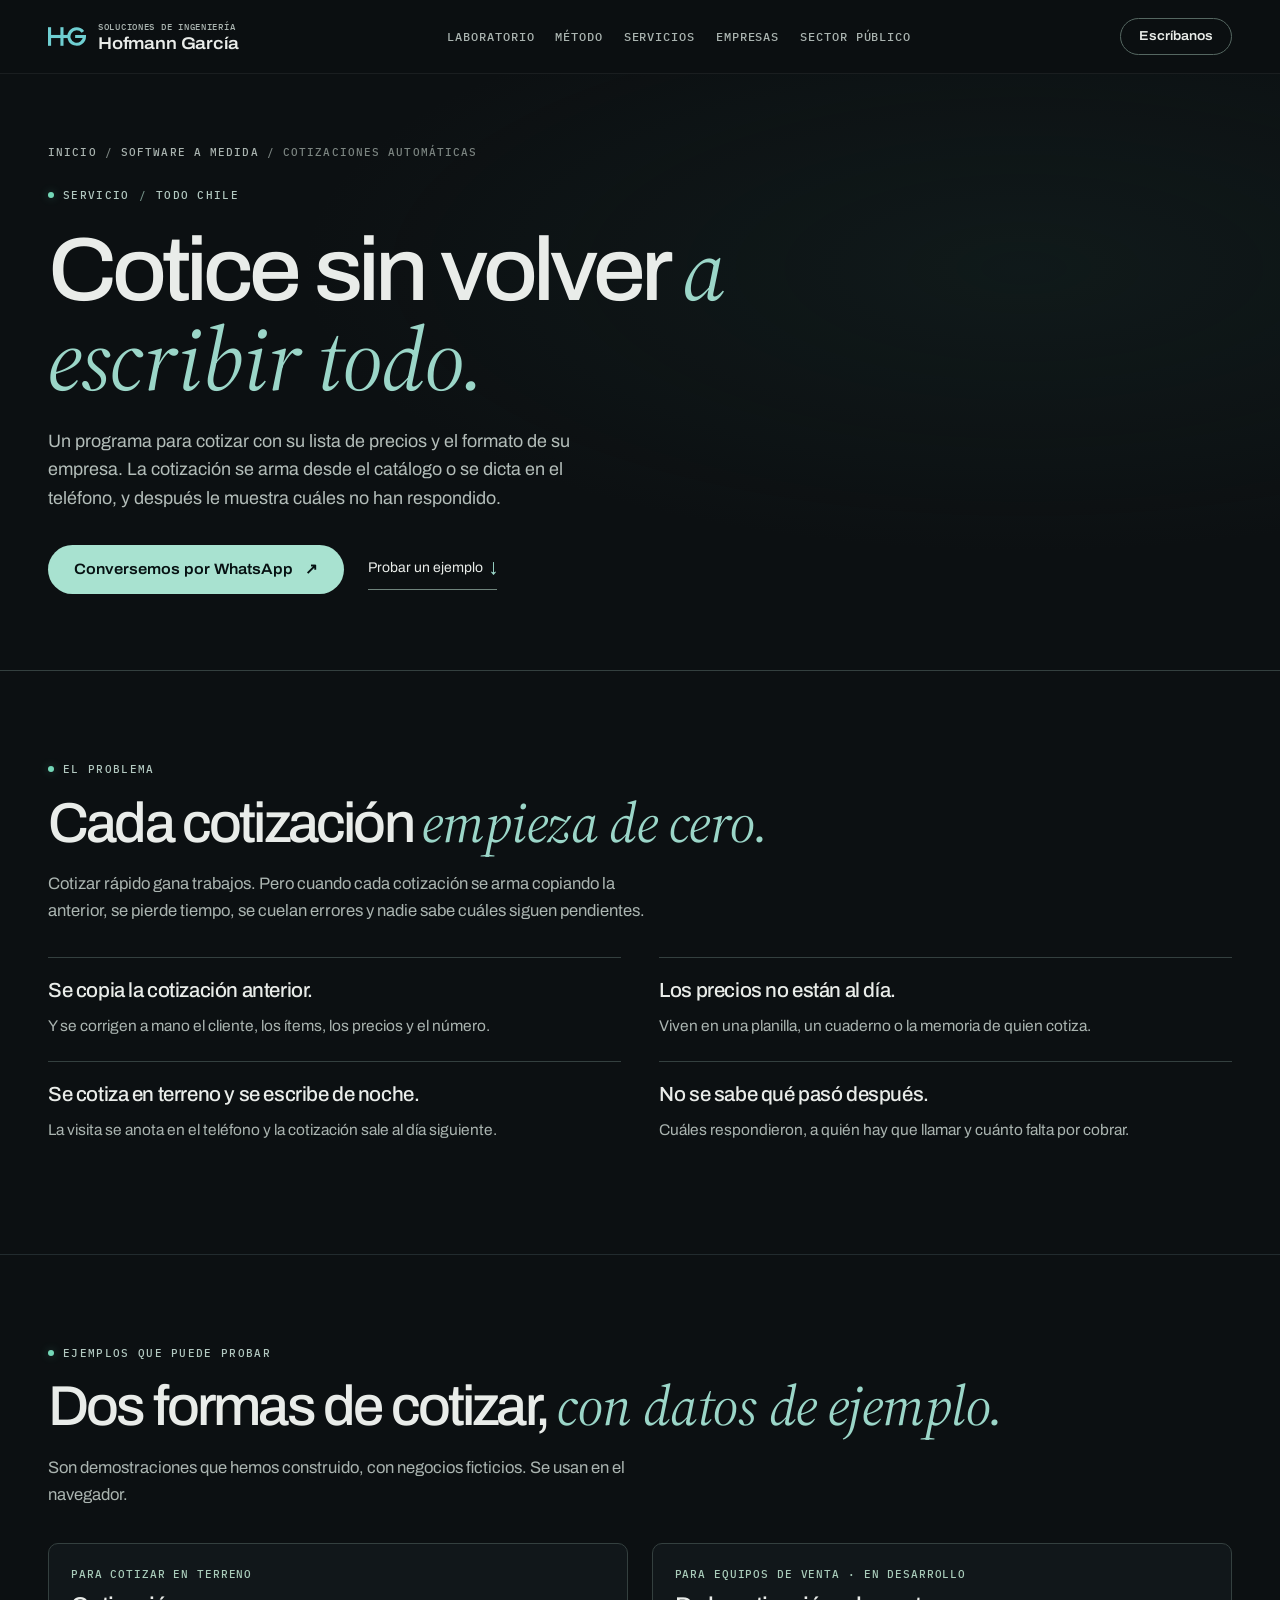
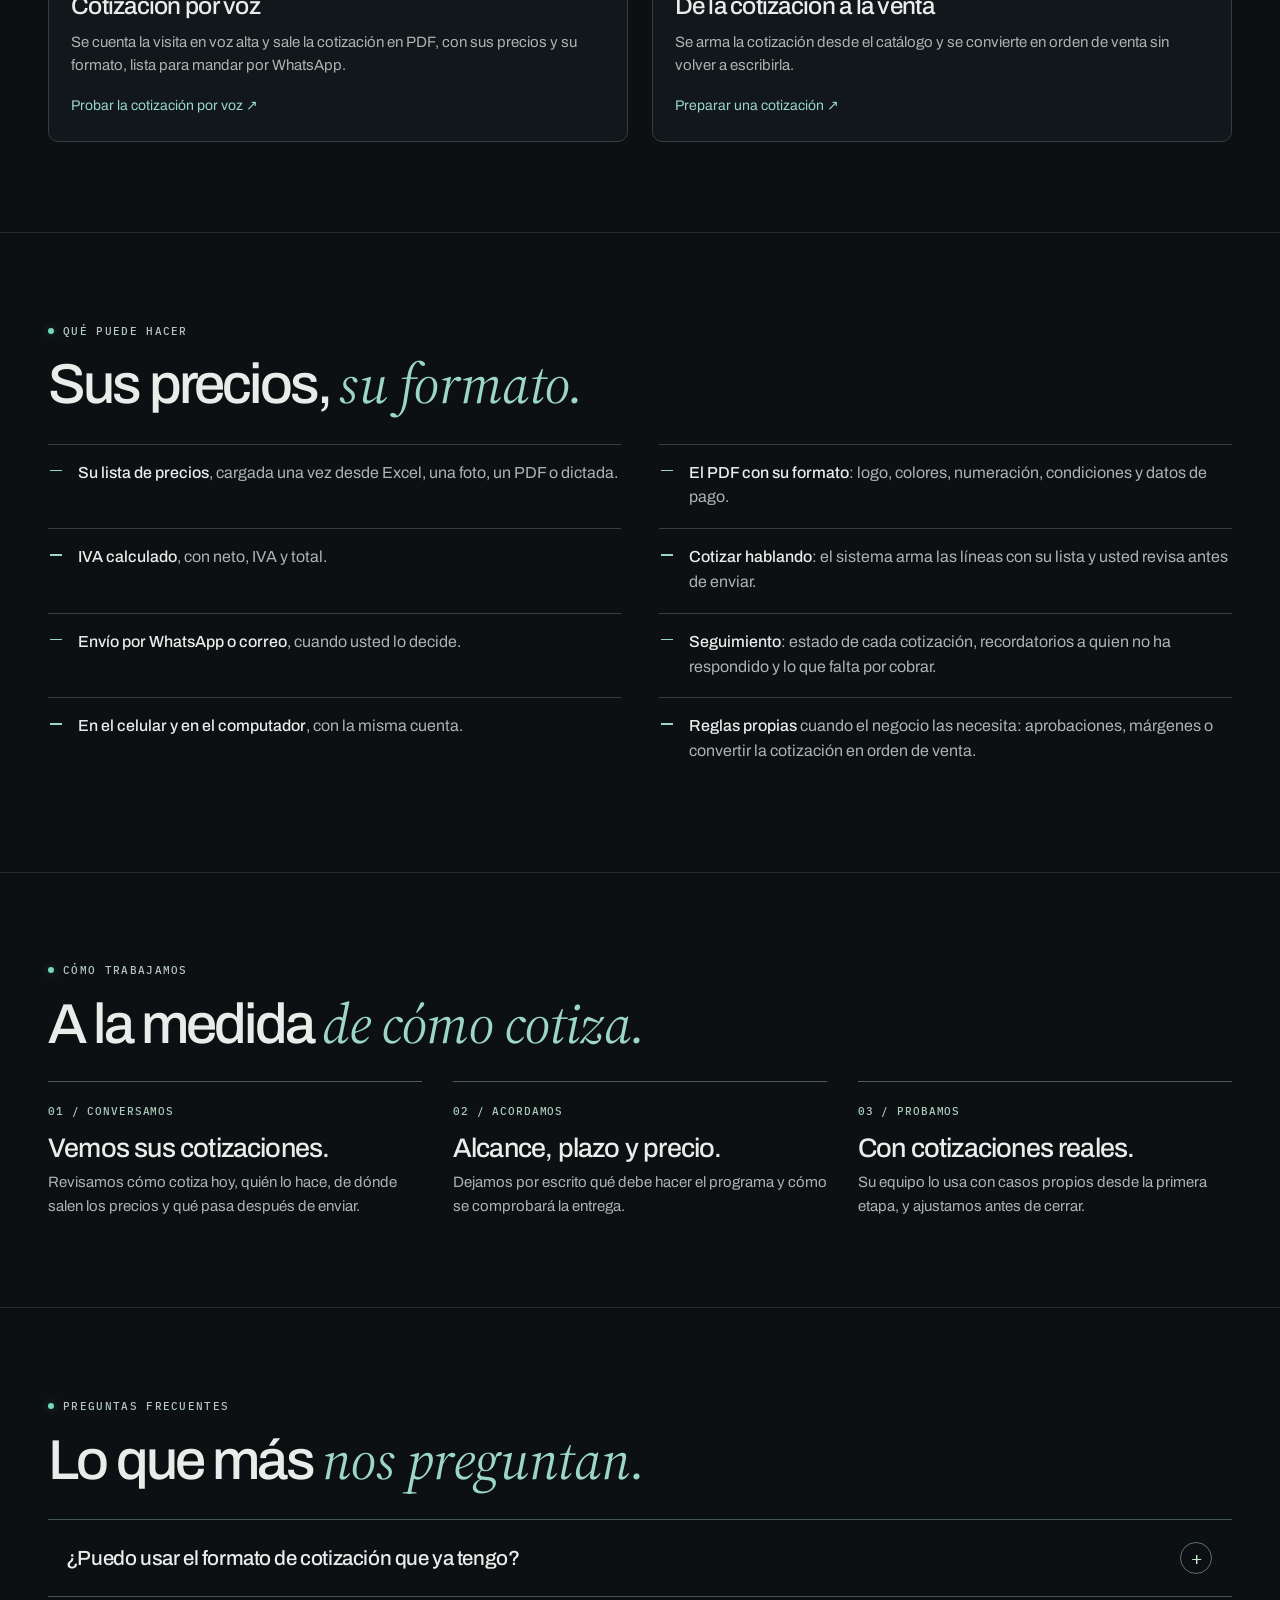
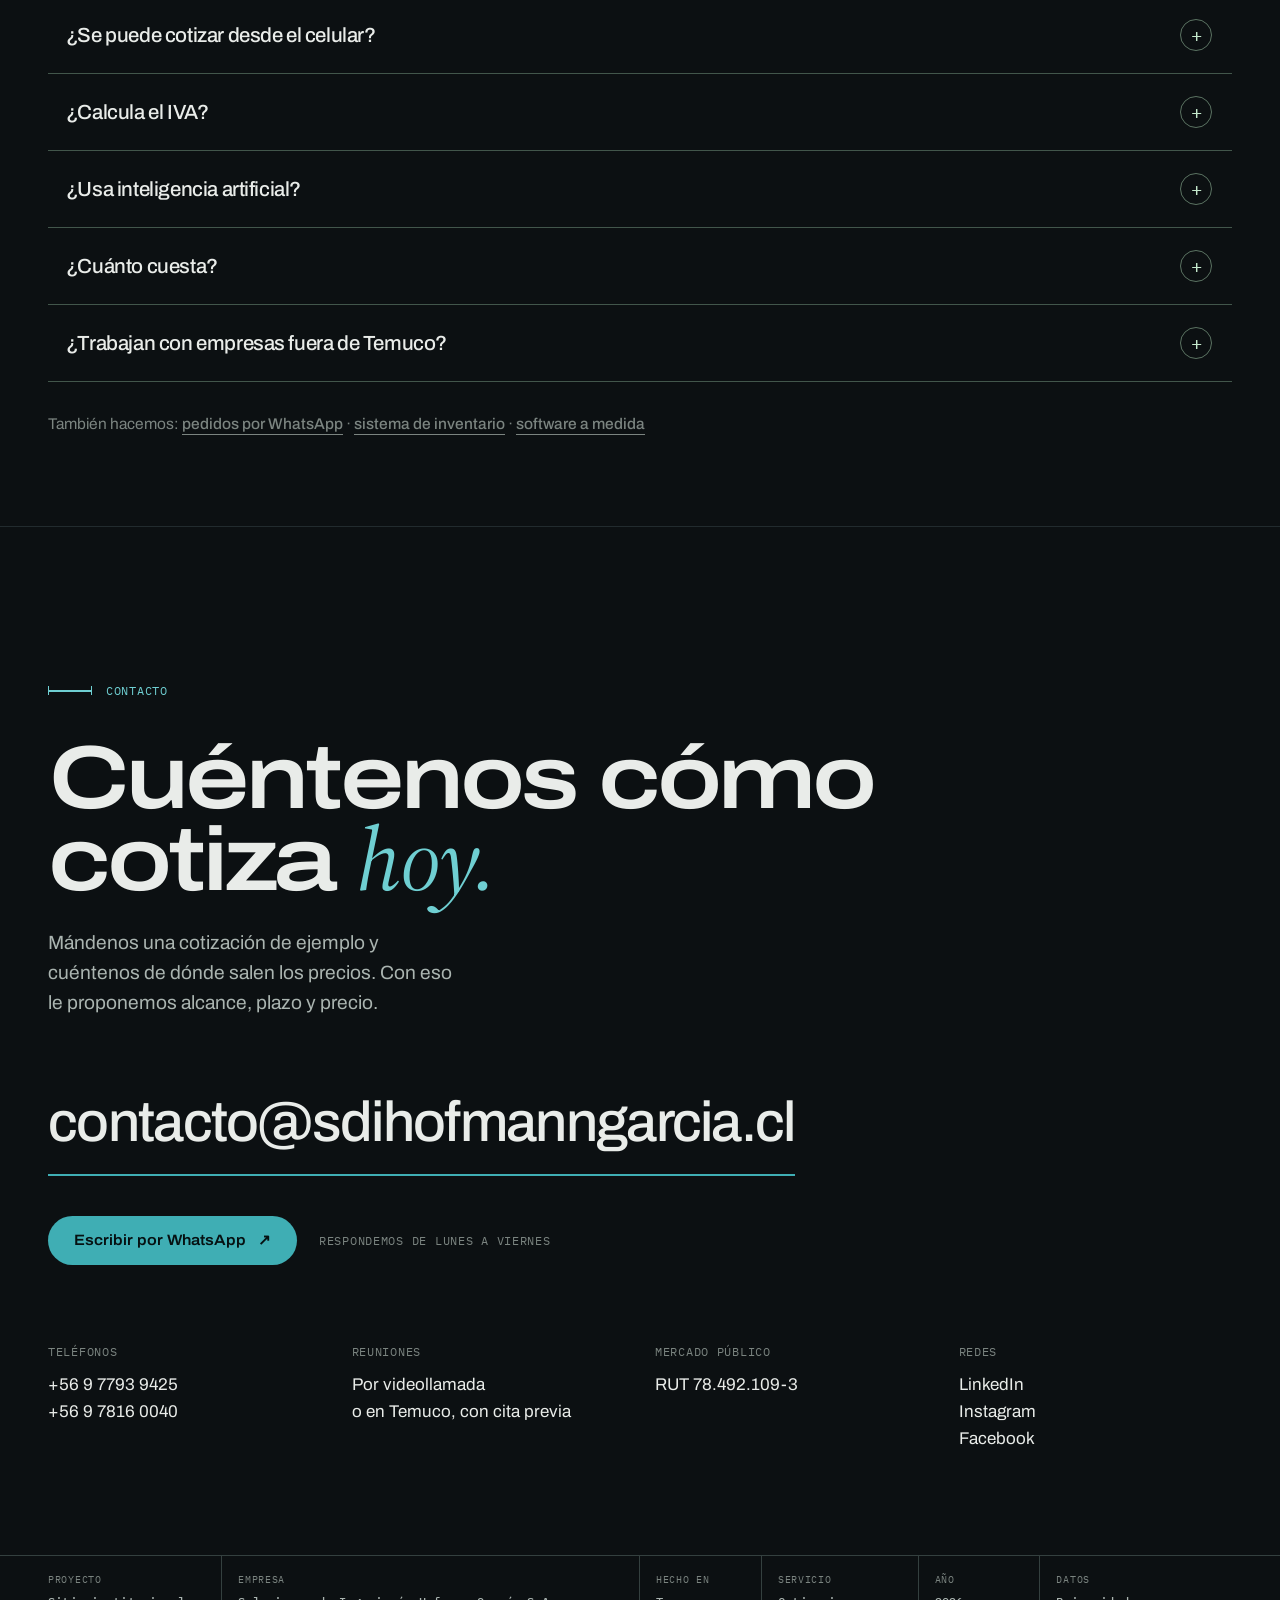
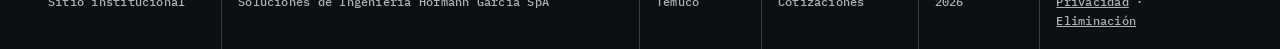
<file: cotizaciones-automaticas/index.html>
<!doctype html>
<html lang="es">
<head>
<meta charset="utf-8">
<meta name="viewport" content="width=device-width, initial-scale=1">
<title>Programa para cotizar, también por voz — Hofmann García</title>
<meta name="description" content="Cotizaciones en PDF con sus precios y el formato de su empresa, armadas desde su lista o dictadas en el teléfono, con seguimiento de las que no responden. Para pymes de todo Chile.">
<meta name="theme-color" content="#0c1012">
<meta property="og:type" content="website">
<meta property="og:site_name" content="Soluciones de Ingeniería Hofmann García">
<meta property="og:title" content="Programa para cotizar, también por voz">
<meta property="og:description" content="Cotizaciones con sus precios y su formato, desde el catálogo o dictadas en el teléfono.">
<meta property="og:locale" content="es_CL">
<meta property="og:url" content="https://sdihofmanngarcia.cl/cotizaciones-automaticas/">
<meta property="og:image" content="https://sdihofmanngarcia.cl/assets/compartir.png">
<meta property="og:image:width" content="1200">
<meta property="og:image:height" content="630">
<meta property="og:image:alt" content="Cotizaciones automáticas. Soluciones de Ingeniería Hofmann García.">
<meta name="twitter:card" content="summary_large_image">
<link rel="canonical" href="https://sdihofmanngarcia.cl/cotizaciones-automaticas/">
<link rel="icon" href="../assets/favicon.svg" type="image/svg+xml">
<link rel="preconnect" href="https://fonts.googleapis.com">
<link rel="preconnect" href="https://fonts.gstatic.com" crossorigin>
<link rel="stylesheet" href="https://fonts.googleapis.com/css2?family=Archivo:wdth,wght@62..125,300..800&family=IBM+Plex+Mono:wght@400;500&family=Source+Serif+4:ital,opsz,wght@1,8..60,400;1,8..60,500&display=swap">
<link rel="stylesheet" href="../assets/estilos.css?v=7">
<link rel="stylesheet" href="../assets/laboratorio.css?v=2">
<link rel="stylesheet" href="../assets/secciones.css?v=1">
<link rel="stylesheet" href="../assets/servicio.css?v=2">
<script type="application/ld+json">
{"@context":"https://schema.org","@graph":[
{"@type":"Service","@id":"https://sdihofmanngarcia.cl/cotizaciones-automaticas/#servicio","name":"Programa para cotizar a medida","serviceType":"Sistema de cotizaciones","description":"Programa para cotizar con la lista de precios y el formato de la empresa: cotizaciones en PDF desde el catálogo o dictadas en el teléfono, con seguimiento de las que no han respondido.","url":"https://sdihofmanngarcia.cl/cotizaciones-automaticas/","provider":{"@type":"ProfessionalService","@id":"https://sdihofmanngarcia.cl/#empresa","name":"Soluciones de Ingeniería Hofmann García SpA","url":"https://sdihofmanngarcia.cl/"},"areaServed":{"@type":"Country","name":"Chile"},"availableLanguage":["es","en"]},
{"@type":"BreadcrumbList","itemListElement":[{"@type":"ListItem","position":1,"name":"Inicio","item":"https://sdihofmanngarcia.cl/"},{"@type":"ListItem","position":2,"name":"Desarrollo de software a medida","item":"https://sdihofmanngarcia.cl/desarrollo-de-software-a-medida/"},{"@type":"ListItem","position":3,"name":"Cotizaciones automáticas","item":"https://sdihofmanngarcia.cl/cotizaciones-automaticas/"}]},
{"@type":"FAQPage","mainEntity":[
{"@type":"Question","name":"¿Puedo usar el formato de cotización que ya tengo?","acceptedAnswer":{"@type":"Answer","text":"Sí. Tomamos como base una cotización que ya haya enviado: logo, colores, numeración, condiciones y datos de pago."}},
{"@type":"Question","name":"¿Se puede cotizar desde el celular?","acceptedAnswer":{"@type":"Answer","text":"Sí. Se cotiza en el teléfono, en terreno, y se sigue en el computador con la misma cuenta."}},
{"@type":"Question","name":"¿Calcula el IVA?","acceptedAnswer":{"@type":"Answer","text":"Sí. Los precios se guardan netos y la cotización muestra el neto, el IVA y el total."}},
{"@type":"Question","name":"¿Usa inteligencia artificial?","acceptedAnswer":{"@type":"Answer","text":"Puede usarla para ordenar una lista de precios o armar líneas a partir de lo dictado. Las reglas de su lista van primero y nada se envía sin que usted lo revise."}},
{"@type":"Question","name":"¿Cuánto cuesta?","acceptedAnswer":{"@type":"Answer","text":"Depende de cómo cotiza hoy: el tamaño del catálogo, cuántas personas cotizan y si hay aprobaciones o reglas de precio. Antes de empezar acordamos por escrito el alcance, el plazo y el precio."}},
{"@type":"Question","name":"¿Trabajan con empresas fuera de Temuco?","acceptedAnswer":{"@type":"Answer","text":"Sí. Trabajamos de forma remota con clientes de todo Chile, con reuniones por videollamada."}}
]}
]}
</script>
</head>
<body>
<a class="saltar" href="#contenido">Saltar al contenido</a>
<header class="barra">
  <a class="marca" href="../" aria-label="Soluciones de Ingeniería Hofmann García, inicio">
    <svg viewBox="0 0 147 72" width="38" height="19" aria-hidden="true"><g fill="none" stroke="currentColor" stroke-width="12"><path d="M6 0V72"/><path d="M54 0V72"/><path d="M6 36H81"/><path d="M135 18A30 30 0 1 0 141 36H105"/></g></svg>
    <span class="marca__texto"><span class="marca__pre">Soluciones de Ingeniería</span> <span>Hofmann García</span></span>
  </a>
  <nav class="menu" id="menu" aria-label="Secciones">
    <a href="../#laboratorio">Laboratorio</a>
    <a href="../#metodo">Método</a>
    <a href="../#servicios">Servicios</a>
    <a href="../#empresas">Empresas</a>
    <a href="../#sector-publico">Sector público</a>
  </nav>
  <div class="barra__lado">
    <a class="boton boton--chico" href="#contacto">Escríbanos</a>
    <button class="barra__abrir" type="button" aria-expanded="false" aria-controls="menu"><span></span><span></span><span class="sr">Menú</span></button>
  </div>
</header>

<main id="contenido">

  <section class="serv-cabeza">
    <div class="envoltura">
      <nav class="migas" aria-label="Ruta"><a href="../">Inicio</a> / <a href="../desarrollo-de-software-a-medida/">Software a medida</a> / Cotizaciones automáticas</nav>
      <p class="origen"><i aria-hidden="true"></i>Servicio <span>/</span> Todo Chile</p>
      <h1>Cotice sin volver <em>a escribir todo.</em></h1>
      <p class="serv-bajada">Un programa para cotizar con su lista de precios y el formato de su empresa. La cotización se arma desde el catálogo o se dicta en el teléfono, y después le muestra cuáles no han respondido.</p>
      <div class="serv-acciones">
        <a class="boton" href="https://wa.me/56978160040?text=Hola%2C%20vi%20su%20p%C3%A1gina%20de%20cotizaciones%20y%20quiero%20mejorar%20c%C3%B3mo%20cotizamos." target="_blank" rel="noopener">Conversemos por WhatsApp <span aria-hidden="true">↗</span></a>
        <a class="enlace-lab" href="#ejemplos">Probar un ejemplo <span aria-hidden="true">↓</span></a>
      </div>
    </div>
  </section>

  <section class="serv-bloque" id="problema">
    <div class="envoltura">
      <p class="origen"><i aria-hidden="true"></i>El problema</p>
      <h2>Cada cotización <em>empieza de cero.</em></h2>
      <p class="serv-intro">Cotizar rápido gana trabajos. Pero cuando cada cotización se arma copiando la anterior, se pierde tiempo, se cuelan errores y nadie sabe cuáles siguen pendientes.</p>
      <ul class="senales">
        <li><b>Se copia la cotización anterior.</b><span>Y se corrigen a mano el cliente, los ítems, los precios y el número.</span></li>
        <li><b>Los precios no están al día.</b><span>Viven en una planilla, un cuaderno o la memoria de quien cotiza.</span></li>
        <li><b>Se cotiza en terreno y se escribe de noche.</b><span>La visita se anota en el teléfono y la cotización sale al día siguiente.</span></li>
        <li><b>No se sabe qué pasó después.</b><span>Cuáles respondieron, a quién hay que llamar y cuánto falta por cobrar.</span></li>
      </ul>
    </div>
  </section>

  <section class="serv-bloque" id="ejemplos">
    <div class="envoltura">
      <p class="origen"><i aria-hidden="true"></i>Ejemplos que puede probar</p>
      <h2>Dos formas de cotizar, <em>con datos de ejemplo.</em></h2>
      <p class="serv-intro">Son demostraciones que hemos construido, con negocios ficticios. Se usan en el navegador.</p>
      <div class="ejemplos ejemplos--dos">
        <a class="ejemplo" href="https://cotizar-demo.sdihofmanngarcia.cl/" target="_blank" rel="noopener"><small>Para cotizar en terreno</small><h3>Cotización por voz</h3><p>Se cuenta la visita en voz alta y sale la cotización en PDF, con sus precios y su formato, lista para mandar por WhatsApp.</p><span>Probar la cotización por voz ↗</span></a>
        <a class="ejemplo" href="../#gestion-demo"><small>Para equipos de venta · en desarrollo</small><h3>De la cotización a la venta</h3><p>Se arma la cotización desde el catálogo y se convierte en orden de venta sin volver a escribirla.</p><span>Preparar una cotización ↗</span></a>
      </div>
    </div>
  </section>

  <section class="serv-bloque" id="que-hace">
    <div class="envoltura">
      <p class="origen"><i aria-hidden="true"></i>Qué puede hacer</p>
      <h2>Sus precios, <em>su formato.</em></h2>
      <ul class="entregables">
        <li><b>Su lista de precios</b>, cargada una vez desde Excel, una foto, un PDF o dictada.</li>
        <li><b>El PDF con su formato</b>: logo, colores, numeración, condiciones y datos de pago.</li>
        <li><b>IVA calculado</b>, con neto, IVA y total.</li>
        <li><b>Cotizar hablando</b>: el sistema arma las líneas con su lista y usted revisa antes de enviar.</li>
        <li><b>Envío por WhatsApp o correo</b>, cuando usted lo decide.</li>
        <li><b>Seguimiento</b>: estado de cada cotización, recordatorios a quien no ha respondido y lo que falta por cobrar.</li>
        <li><b>En el celular y en el computador</b>, con la misma cuenta.</li>
        <li><b>Reglas propias</b> cuando el negocio las necesita: aprobaciones, márgenes o convertir la cotización en orden de venta.</li>
      </ul>
    </div>
  </section>

  <section class="serv-bloque" id="como">
    <div class="envoltura">
      <p class="origen"><i aria-hidden="true"></i>Cómo trabajamos</p>
      <h2>A la medida <em>de cómo cotiza.</em></h2>
      <div class="etapas">
        <article><span>01 / Conversamos</span><h3>Vemos sus cotizaciones.</h3><p>Revisamos cómo cotiza hoy, quién lo hace, de dónde salen los precios y qué pasa después de enviar.</p></article>
        <article><span>02 / Acordamos</span><h3>Alcance, plazo y precio.</h3><p>Dejamos por escrito qué debe hacer el programa y cómo se comprobará la entrega.</p></article>
        <article><span>03 / Probamos</span><h3>Con cotizaciones reales.</h3><p>Su equipo lo usa con casos propios desde la primera etapa, y ajustamos antes de cerrar.</p></article>
      </div>
    </div>
  </section>

  <section class="serv-bloque" id="preguntas">
    <div class="envoltura">
      <p class="origen"><i aria-hidden="true"></i>Preguntas frecuentes</p>
      <h2>Lo que más <em>nos preguntan.</em></h2>
      <div class="preguntas">
        <details class="pregunta"><summary>¿Puedo usar el formato de cotización que ya tengo?<i aria-hidden="true"></i></summary><p>Sí. Tomamos como base una cotización que ya haya enviado: logo, colores, numeración, condiciones y datos de pago.</p></details>
        <details class="pregunta"><summary>¿Se puede cotizar desde el celular?<i aria-hidden="true"></i></summary><p>Sí. Se cotiza en el teléfono, en terreno, y se sigue en el computador con la misma cuenta.</p></details>
        <details class="pregunta"><summary>¿Calcula el IVA?<i aria-hidden="true"></i></summary><p>Sí. Los precios se guardan netos y la cotización muestra el neto, el IVA y el total.</p></details>
        <details class="pregunta"><summary>¿Usa inteligencia artificial?<i aria-hidden="true"></i></summary><p>Puede usarla para ordenar una lista de precios o armar líneas a partir de lo dictado. Las reglas de su lista van primero y nada se envía sin que usted lo revise.</p></details>
        <details class="pregunta"><summary>¿Cuánto cuesta?<i aria-hidden="true"></i></summary><p>Depende de cómo cotiza hoy: el tamaño del catálogo, cuántas personas cotizan y si hay aprobaciones o reglas de precio. Antes de empezar acordamos por escrito el alcance, el plazo y el precio. <a class="enlace" href="../desarrollo-de-software-a-medida/">Así trabajamos los proyectos a medida</a>.</p></details>
        <details class="pregunta"><summary>¿Trabajan con empresas fuera de Temuco?<i aria-hidden="true"></i></summary><p>Sí. Trabajamos de forma remota con clientes de todo Chile, con reuniones por videollamada.</p></details>
      </div>
      <p class="serv-relacionadas">También hacemos: <a class="enlace" href="../pedidos-por-whatsapp/">pedidos por WhatsApp</a> · <a class="enlace" href="../sistema-de-inventario/">sistema de inventario</a> · <a class="enlace" href="../desarrollo-de-software-a-medida/">software a medida</a></p>
    </div>
  </section>

  <section class="contacto serv-contacto" id="contacto">
    <div class="envoltura">
      <p class="rotulo mono"><span class="cota-mini"></span>Contacto</p>
      <h2 class="contacto__titulo">Cuéntenos cómo<br>cotiza <em>hoy.</em></h2>
      <p class="entrada">Mándenos una cotización de ejemplo y cuéntenos de dónde salen los precios. Con eso le proponemos alcance, plazo y precio.</p>
      <a class="contacto__correo" href="mailto:contacto@sdihofmanngarcia.cl?subject=Consulta%3A%20cotizaciones">contacto@sdihofmanngarcia.cl</a>
      <p class="contacto__whatsapp"><a class="boton" href="https://wa.me/56978160040?text=Hola%2C%20vi%20su%20p%C3%A1gina%20de%20cotizaciones%20y%20quiero%20mejorar%20c%C3%B3mo%20cotizamos." target="_blank" rel="noopener">Escribir por WhatsApp <span aria-hidden="true">↗</span></a><span class="mono">Respondemos de lunes a viernes</span></p>
      <div class="contacto__datos">
        <div><p class="mono">Teléfonos</p><p><a href="tel:+56977939425">+56 9 7793 9425</a><br><a href="tel:+56978160040">+56 9 7816 0040</a></p></div>
        <div><p class="mono">Reuniones</p><p>Por videollamada<br>o en Temuco, con cita previa</p></div>
        <div><p class="mono">Mercado Público</p><p>RUT 78.492.109-3</p></div>
        <div><p class="mono">Redes</p><p><a href="https://www.linkedin.com/company/hofmann-garcia/" target="_blank" rel="noopener">LinkedIn</a><br><a href="https://www.instagram.com/soluciones.hg" target="_blank" rel="noopener">Instagram</a><br><a href="https://www.facebook.com/solucioneshofmanngarcia" target="_blank" rel="noopener">Facebook</a></p></div>
      </div>
    </div>
    <footer class="pie">
      <div class="envoltura pie__cajetin mono">
        <div><span>Proyecto</span><b>Sitio institucional</b></div>
        <div><span>Empresa</span><b>Soluciones de Ingeniería Hofmann García SpA</b></div>
        <div><span>Hecho en</span><b>Temuco</b></div>
        <div><span>Servicio</span><b>Cotizaciones</b></div>
        <div><span>Año</span><b class="pie__anio">2026</b></div>
        <div><span>Datos</span><b><a href="../privacidad.html">Privacidad</a> · <a href="../eliminacion-de-datos.html">Eliminación</a></b></div>
      </div>
    </footer>
  </section>
</main>

<script>
(() => {
  const menu = document.getElementById('menu'), abrir = document.querySelector('.barra__abrir'), barra = document.querySelector('.barra');
  const movil = matchMedia('(max-width: 900px)');
  const cerrar = () => { menu.classList.remove('abierto'); abrir.setAttribute('aria-expanded', 'false'); menu.inert = movil.matches; };
  cerrar(); movil.addEventListener('change', cerrar);
  abrir.addEventListener('click', () => { const ab = !menu.classList.contains('abierto'); menu.classList.toggle('abierto', ab); menu.inert = !ab && movil.matches; abrir.setAttribute('aria-expanded', String(ab)); });
  document.addEventListener('keydown', (e) => { if (e.key === 'Escape' && menu.classList.contains('abierto')) { cerrar(); abrir.focus(); } });
  addEventListener('scroll', () => barra.classList.toggle('con-fondo', scrollY > 40), { passive: true });
  document.querySelector('.pie__anio').textContent = new Date().getFullYear();
})();
</script>
</body>
</html>
</file>
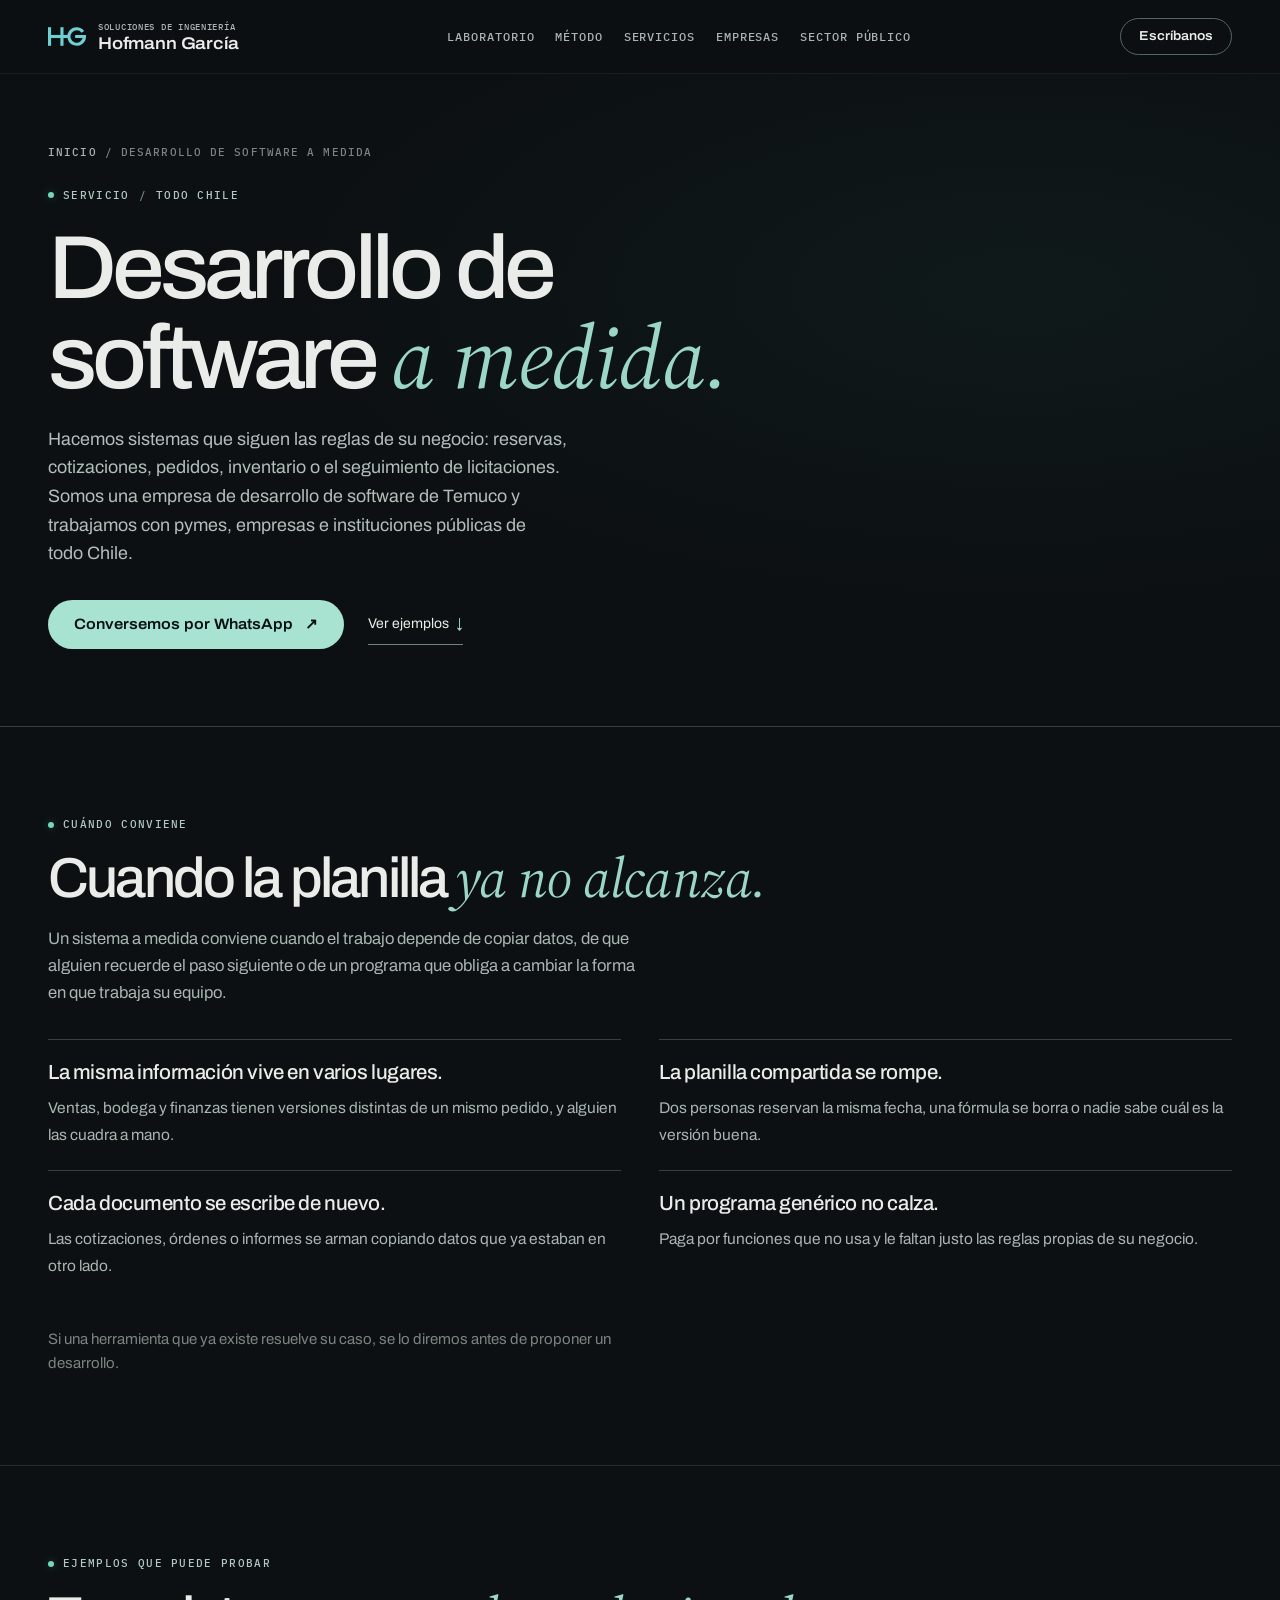
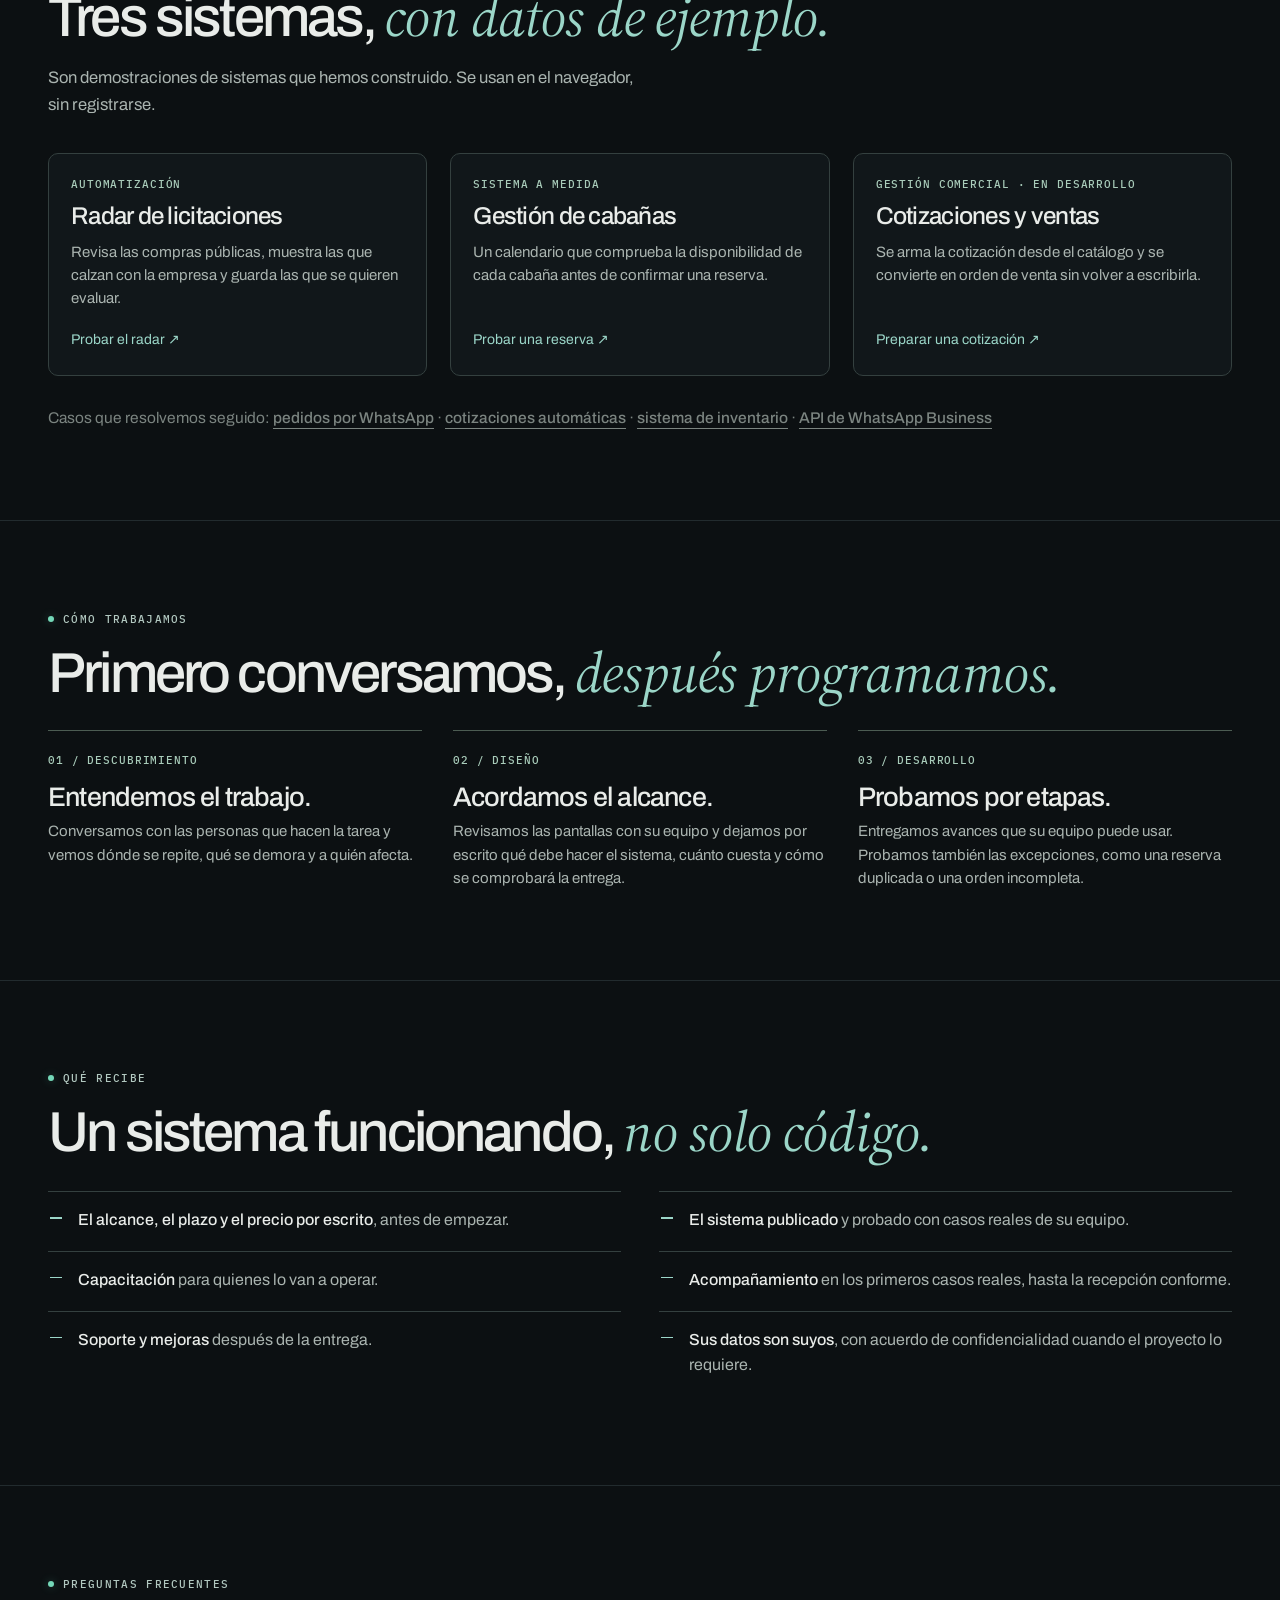
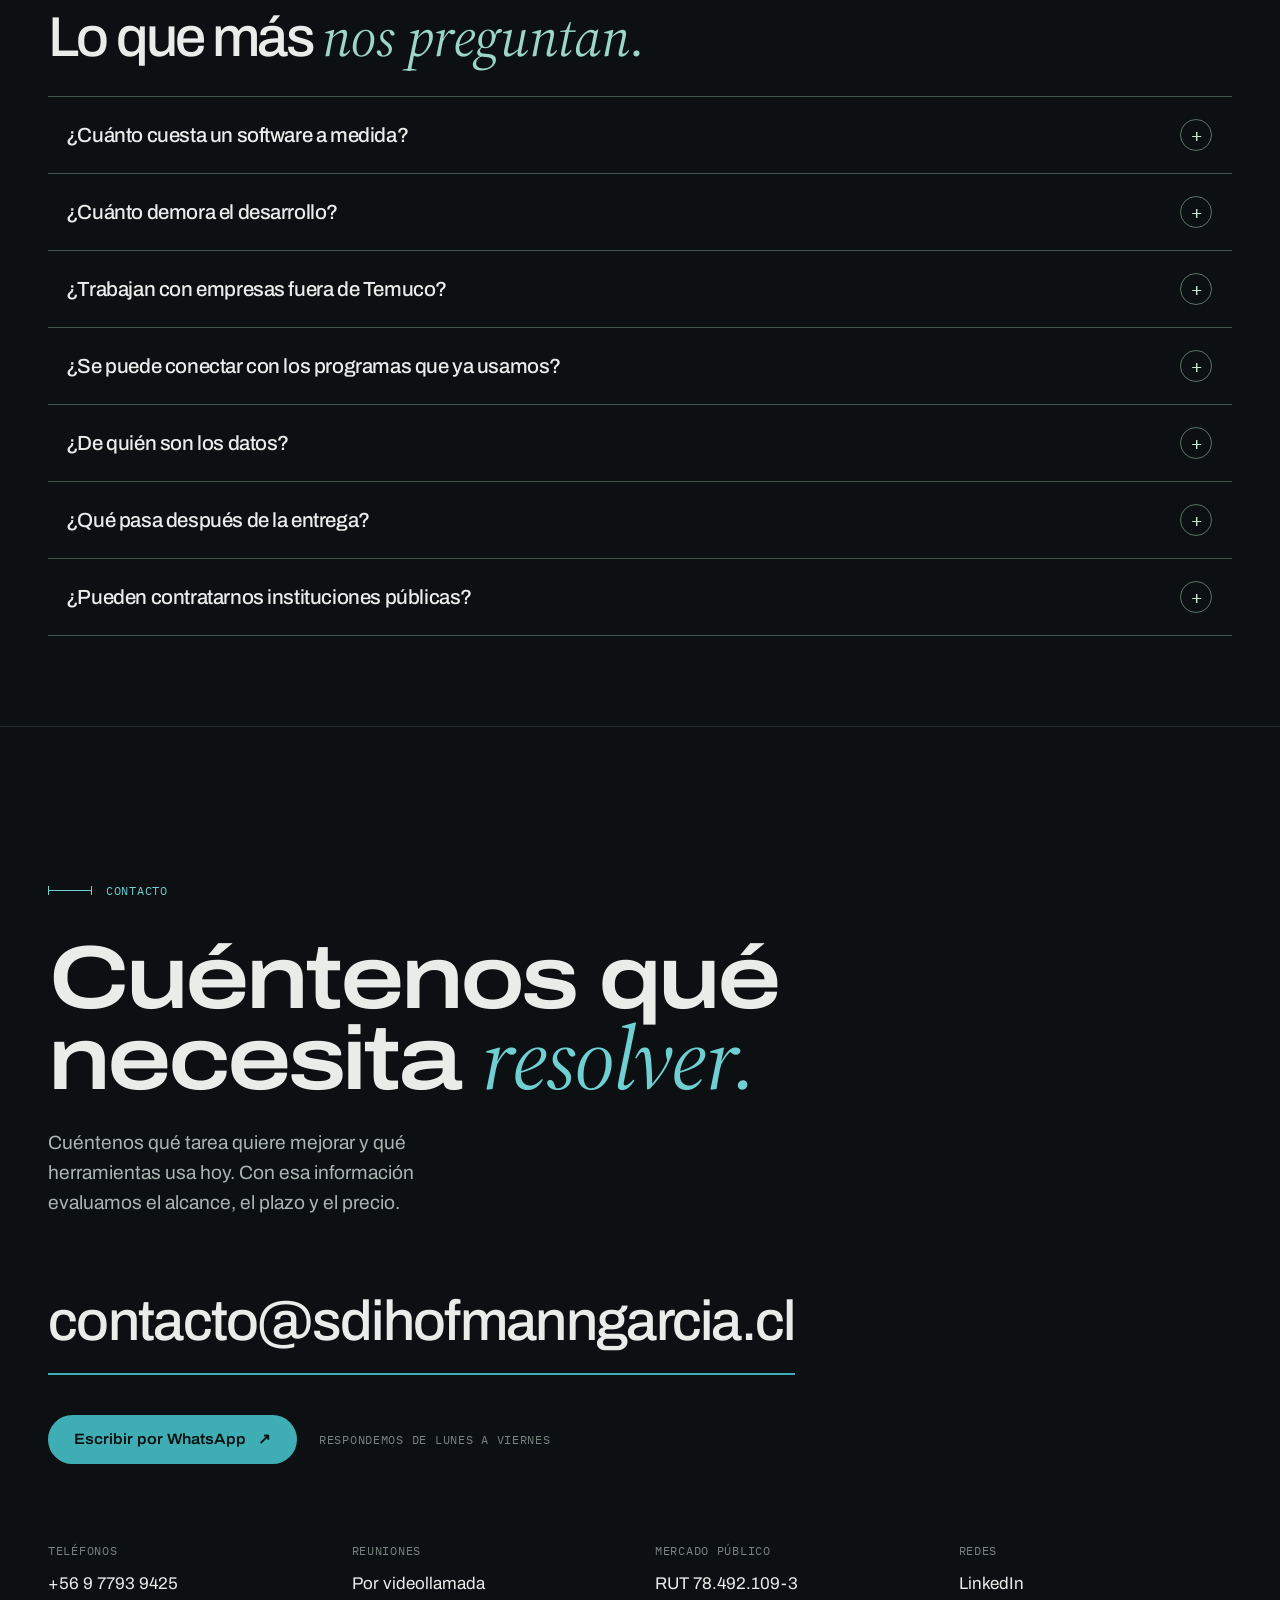
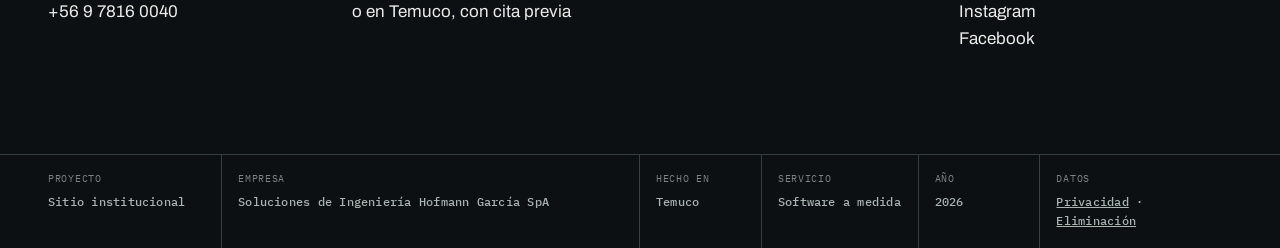
<file: desarrollo-de-software-a-medida/index.html>
<!doctype html>
<html lang="es">
<head>
<meta charset="utf-8">
<meta name="viewport" content="width=device-width, initial-scale=1">
<title>Desarrollo de software a medida en Chile — Hofmann García</title>
<meta name="description" content="Desarrollo de software a medida para pymes, empresas e instituciones públicas de todo Chile: reservas, cotizaciones, pedidos e integraciones. Conversemos.">
<meta name="theme-color" content="#0c1012">
<meta property="og:type" content="website">
<meta property="og:site_name" content="Soluciones de Ingeniería Hofmann García">
<meta property="og:title" content="Desarrollo de software a medida en Chile">
<meta property="og:description" content="Sistemas que siguen las reglas de su negocio, para pymes, empresas e instituciones públicas de todo Chile.">
<meta property="og:locale" content="es_CL">
<meta property="og:url" content="https://sdihofmanngarcia.cl/desarrollo-de-software-a-medida/">
<meta property="og:image" content="https://sdihofmanngarcia.cl/assets/compartir.png">
<meta property="og:image:width" content="1200">
<meta property="og:image:height" content="630">
<meta property="og:image:alt" content="Software a medida. Soluciones de Ingeniería Hofmann García.">
<meta name="twitter:card" content="summary_large_image">
<link rel="canonical" href="https://sdihofmanngarcia.cl/desarrollo-de-software-a-medida/">
<link rel="icon" href="../assets/favicon.svg" type="image/svg+xml">
<link rel="preconnect" href="https://fonts.googleapis.com">
<link rel="preconnect" href="https://fonts.gstatic.com" crossorigin>
<link rel="stylesheet" href="https://fonts.googleapis.com/css2?family=Archivo:wdth,wght@62..125,300..800&family=IBM+Plex+Mono:wght@400;500&family=Source+Serif+4:ital,opsz,wght@1,8..60,400;1,8..60,500&display=swap">
<link rel="stylesheet" href="../assets/estilos.css?v=7">
<link rel="stylesheet" href="../assets/laboratorio.css?v=2">
<link rel="stylesheet" href="../assets/secciones.css?v=1">
<link rel="stylesheet" href="../assets/servicio.css?v=2">
<script type="application/ld+json">
{"@context":"https://schema.org","@graph":[
{"@type":"Service","@id":"https://sdihofmanngarcia.cl/desarrollo-de-software-a-medida/#servicio","name":"Desarrollo de software a medida","serviceType":"Desarrollo de software a medida","description":"Sistemas a medida para pymes, empresas e instituciones públicas: reservas, cotizaciones, pedidos, inventario e integraciones entre plataformas.","url":"https://sdihofmanngarcia.cl/desarrollo-de-software-a-medida/","provider":{"@type":"ProfessionalService","@id":"https://sdihofmanngarcia.cl/#empresa","name":"Soluciones de Ingeniería Hofmann García SpA","url":"https://sdihofmanngarcia.cl/"},"areaServed":{"@type":"Country","name":"Chile"},"availableLanguage":["es","en"]},
{"@type":"BreadcrumbList","itemListElement":[{"@type":"ListItem","position":1,"name":"Inicio","item":"https://sdihofmanngarcia.cl/"},{"@type":"ListItem","position":2,"name":"Desarrollo de software a medida","item":"https://sdihofmanngarcia.cl/desarrollo-de-software-a-medida/"}]},
{"@type":"FAQPage","mainEntity":[
{"@type":"Question","name":"¿Cuánto cuesta un software a medida?","acceptedAnswer":{"@type":"Answer","text":"Depende del alcance: cuántas pantallas, reglas y conexiones necesita. Antes de empezar acordamos por escrito el alcance, el plazo y el precio, y podemos partir por una primera etapa acotada que su equipo ya pueda usar."}},
{"@type":"Question","name":"¿Cuánto demora el desarrollo?","acceptedAnswer":{"@type":"Answer","text":"El plazo se fija en la propuesta, según el alcance. Trabajamos por etapas: cada entrega es una parte del sistema que su equipo puede probar, en vez de esperar todo al final."}},
{"@type":"Question","name":"¿Trabajan con empresas fuera de Temuco?","acceptedAnswer":{"@type":"Answer","text":"Sí. Trabajamos de forma remota con clientes de todo Chile, con reuniones por videollamada. En La Araucanía también podemos reunirnos en persona, con cita previa."}},
{"@type":"Question","name":"¿Se puede conectar con los programas que ya usamos?","acceptedAnswer":{"@type":"Answer","text":"En la mayoría de los casos, sí. Conectamos las herramientas por API, acordamos cuál conserva el dato original y dejamos registro de los errores para reintentar. Si una plataforma no permite conectarse, se lo decimos antes de cotizar."}},
{"@type":"Question","name":"¿De quién son los datos?","acceptedAnswer":{"@type":"Answer","text":"Los datos son del cliente. Firmamos acuerdos de confidencialidad cuando el proyecto lo requiere."}},
{"@type":"Question","name":"¿Qué pasa después de la entrega?","acceptedAnswer":{"@type":"Answer","text":"Capacitamos a quienes operan el sistema y revisamos los primeros casos reales hasta la recepción conforme. Después ofrecemos soporte y mejoras."}},
{"@type":"Question","name":"¿Pueden contratarnos instituciones públicas?","acceptedAnswer":{"@type":"Answer","text":"Sí, por Mercado Público: Compra Ágil para encargos de hasta 100 UTM, licitación pública o trato directo cuando la ley lo permite. Nuestro RUT de proveedor es 78.492.109-3."}}
]}
]}
</script>
</head>
<body>
<a class="saltar" href="#contenido">Saltar al contenido</a>
<header class="barra">
  <a class="marca" href="../" aria-label="Soluciones de Ingeniería Hofmann García, inicio">
    <svg viewBox="0 0 147 72" width="38" height="19" aria-hidden="true"><g fill="none" stroke="currentColor" stroke-width="12"><path d="M6 0V72"/><path d="M54 0V72"/><path d="M6 36H81"/><path d="M135 18A30 30 0 1 0 141 36H105"/></g></svg>
    <span class="marca__texto"><span class="marca__pre">Soluciones de Ingeniería</span> <span>Hofmann García</span></span>
  </a>
  <nav class="menu" id="menu" aria-label="Secciones">
    <a href="../#laboratorio">Laboratorio</a>
    <a href="../#metodo">Método</a>
    <a href="../#servicios">Servicios</a>
    <a href="../#empresas">Empresas</a>
    <a href="../#sector-publico">Sector público</a>
  </nav>
  <div class="barra__lado">
    <a class="boton boton--chico" href="#contacto">Escríbanos</a>
    <button class="barra__abrir" type="button" aria-expanded="false" aria-controls="menu"><span></span><span></span><span class="sr">Menú</span></button>
  </div>
</header>

<main id="contenido">

  <section class="serv-cabeza">
    <div class="envoltura">
      <nav class="migas" aria-label="Ruta"><a href="../">Inicio</a> / Desarrollo de software a medida</nav>
      <p class="origen"><i aria-hidden="true"></i>Servicio <span>/</span> Todo Chile</p>
      <h1>Desarrollo de software <em>a medida.</em></h1>
      <p class="serv-bajada">Hacemos sistemas que siguen las reglas de su negocio: reservas, cotizaciones, pedidos, inventario o el seguimiento de licitaciones. Somos una empresa de desarrollo de software de Temuco y trabajamos con pymes, empresas e instituciones públicas de todo Chile.</p>
      <div class="serv-acciones">
        <a class="boton" href="https://wa.me/56978160040?text=Hola%2C%20vi%20su%20p%C3%A1gina%20de%20software%20a%20medida%20y%20quiero%20conversar%20un%20proyecto." target="_blank" rel="noopener">Conversemos por WhatsApp <span aria-hidden="true">↗</span></a>
        <a class="enlace-lab" href="#ejemplos">Ver ejemplos <span aria-hidden="true">↓</span></a>
      </div>
    </div>
  </section>

  <section class="serv-bloque" id="cuando">
    <div class="envoltura">
      <p class="origen"><i aria-hidden="true"></i>Cuándo conviene</p>
      <h2>Cuando la planilla <em>ya no alcanza.</em></h2>
      <p class="serv-intro">Un sistema a medida conviene cuando el trabajo depende de copiar datos, de que alguien recuerde el paso siguiente o de un programa que obliga a cambiar la forma en que trabaja su equipo.</p>
      <ul class="senales">
        <li><b>La misma información vive en varios lugares.</b><span>Ventas, bodega y finanzas tienen versiones distintas de un mismo pedido, y alguien las cuadra a mano.</span></li>
        <li><b>La planilla compartida se rompe.</b><span>Dos personas reservan la misma fecha, una fórmula se borra o nadie sabe cuál es la versión buena.</span></li>
        <li><b>Cada documento se escribe de nuevo.</b><span>Las cotizaciones, órdenes o informes se arman copiando datos que ya estaban en otro lado.</span></li>
        <li><b>Un programa genérico no calza.</b><span>Paga por funciones que no usa y le faltan justo las reglas propias de su negocio.</span></li>
      </ul>
      <p class="serv-nota">Si una herramienta que ya existe resuelve su caso, se lo diremos antes de proponer un desarrollo.</p>
    </div>
  </section>

  <section class="serv-bloque" id="ejemplos">
    <div class="envoltura">
      <p class="origen"><i aria-hidden="true"></i>Ejemplos que puede probar</p>
      <h2>Tres sistemas, <em>con datos de ejemplo.</em></h2>
      <p class="serv-intro">Son demostraciones de sistemas que hemos construido. Se usan en el navegador, sin registrarse.</p>
      <div class="ejemplos">
        <a class="ejemplo" href="../#radar-demo"><small>Automatización</small><h3>Radar de licitaciones</h3><p>Revisa las compras públicas, muestra las que calzan con la empresa y guarda las que se quieren evaluar.</p><span>Probar el radar ↗</span></a>
        <a class="ejemplo" href="../#cabanas-demo"><small>Sistema a medida</small><h3>Gestión de cabañas</h3><p>Un calendario que comprueba la disponibilidad de cada cabaña antes de confirmar una reserva.</p><span>Probar una reserva ↗</span></a>
        <a class="ejemplo" href="../#gestion-demo"><small>Gestión comercial · en desarrollo</small><h3>Cotizaciones y ventas</h3><p>Se arma la cotización desde el catálogo y se convierte en orden de venta sin volver a escribirla.</p><span>Preparar una cotización ↗</span></a>
      </div>
      <p class="serv-relacionadas">Casos que resolvemos seguido: <a class="enlace" href="../pedidos-por-whatsapp/">pedidos por WhatsApp</a> · <a class="enlace" href="../cotizaciones-automaticas/">cotizaciones automáticas</a> · <a class="enlace" href="../sistema-de-inventario/">sistema de inventario</a> · <a class="enlace" href="../api-de-whatsapp-business/">API de WhatsApp Business</a></p>
    </div>
  </section>

  <section class="serv-bloque" id="como">
    <div class="envoltura">
      <p class="origen"><i aria-hidden="true"></i>Cómo trabajamos</p>
      <h2>Primero conversamos, <em>después programamos.</em></h2>
      <div class="etapas">
        <article><span>01 / Descubrimiento</span><h3>Entendemos el trabajo.</h3><p>Conversamos con las personas que hacen la tarea y vemos dónde se repite, qué se demora y a quién afecta.</p></article>
        <article><span>02 / Diseño</span><h3>Acordamos el alcance.</h3><p>Revisamos las pantallas con su equipo y dejamos por escrito qué debe hacer el sistema, cuánto cuesta y cómo se comprobará la entrega.</p></article>
        <article><span>03 / Desarrollo</span><h3>Probamos por etapas.</h3><p>Entregamos avances que su equipo puede usar. Probamos también las excepciones, como una reserva duplicada o una orden incompleta.</p></article>
      </div>
    </div>
  </section>

  <section class="serv-bloque" id="recibe">
    <div class="envoltura">
      <p class="origen"><i aria-hidden="true"></i>Qué recibe</p>
      <h2>Un sistema funcionando, <em>no solo código.</em></h2>
      <ul class="entregables">
        <li><b>El alcance, el plazo y el precio por escrito</b>, antes de empezar.</li>
        <li><b>El sistema publicado</b> y probado con casos reales de su equipo.</li>
        <li><b>Capacitación</b> para quienes lo van a operar.</li>
        <li><b>Acompañamiento</b> en los primeros casos reales, hasta la recepción conforme.</li>
        <li><b>Soporte y mejoras</b> después de la entrega.</li>
        <li><b>Sus datos son suyos</b>, con acuerdo de confidencialidad cuando el proyecto lo requiere.</li>
      </ul>
    </div>
  </section>

  <section class="serv-bloque" id="preguntas">
    <div class="envoltura">
      <p class="origen"><i aria-hidden="true"></i>Preguntas frecuentes</p>
      <h2>Lo que más <em>nos preguntan.</em></h2>
      <div class="preguntas">
        <details class="pregunta"><summary>¿Cuánto cuesta un software a medida?<i aria-hidden="true"></i></summary><p>Depende del alcance: cuántas pantallas, reglas y conexiones necesita. Antes de empezar acordamos por escrito el alcance, el plazo y el precio, y podemos partir por una primera etapa acotada que su equipo ya pueda usar.</p></details>
        <details class="pregunta"><summary>¿Cuánto demora el desarrollo?<i aria-hidden="true"></i></summary><p>El plazo se fija en la propuesta, según el alcance. Trabajamos por etapas: cada entrega es una parte del sistema que su equipo puede probar, en vez de esperar todo al final.</p></details>
        <details class="pregunta"><summary>¿Trabajan con empresas fuera de Temuco?<i aria-hidden="true"></i></summary><p>Sí. Trabajamos de forma remota con clientes de todo Chile, con reuniones por videollamada. En La Araucanía también podemos reunirnos en persona, con cita previa.</p></details>
        <details class="pregunta"><summary>¿Se puede conectar con los programas que ya usamos?<i aria-hidden="true"></i></summary><p>En la mayoría de los casos, sí. Conectamos las herramientas por API, acordamos cuál conserva el dato original y dejamos registro de los errores para reintentar. Si una plataforma no permite conectarse, se lo decimos antes de cotizar.</p></details>
        <details class="pregunta"><summary>¿De quién son los datos?<i aria-hidden="true"></i></summary><p>Los datos son del cliente. Firmamos acuerdos de confidencialidad cuando el proyecto lo requiere.</p></details>
        <details class="pregunta"><summary>¿Qué pasa después de la entrega?<i aria-hidden="true"></i></summary><p>Capacitamos a quienes operan el sistema y revisamos los primeros casos reales hasta la recepción conforme. Después ofrecemos soporte y mejoras.</p></details>
        <details class="pregunta"><summary>¿Pueden contratarnos instituciones públicas?<i aria-hidden="true"></i></summary><p>Sí, por Mercado Público: Compra Ágil para encargos de hasta 100 UTM, licitación pública o trato directo cuando la ley lo permite. Nuestro RUT de proveedor es 78.492.109-3. <a class="enlace" href="../#sector-publico">Ver cómo comprarnos</a>.</p></details>
      </div>
    </div>
  </section>

  <section class="contacto serv-contacto" id="contacto">
    <div class="envoltura">
      <p class="rotulo mono"><span class="cota-mini"></span>Contacto</p>
      <h2 class="contacto__titulo">Cuéntenos qué<br>necesita <em>resolver.</em></h2>
      <p class="entrada">Cuéntenos qué tarea quiere mejorar y qué herramientas usa hoy. Con esa información evaluamos el alcance, el plazo y el precio.</p>
      <a class="contacto__correo" href="mailto:contacto@sdihofmanngarcia.cl?subject=Consulta%3A%20software%20a%20medida">contacto@sdihofmanngarcia.cl</a>
      <p class="contacto__whatsapp"><a class="boton" href="https://wa.me/56978160040?text=Hola%2C%20vi%20su%20p%C3%A1gina%20de%20software%20a%20medida%20y%20quiero%20conversar%20un%20proyecto." target="_blank" rel="noopener">Escribir por WhatsApp <span aria-hidden="true">↗</span></a><span class="mono">Respondemos de lunes a viernes</span></p>
      <div class="contacto__datos">
        <div><p class="mono">Teléfonos</p><p><a href="tel:+56977939425">+56 9 7793 9425</a><br><a href="tel:+56978160040">+56 9 7816 0040</a></p></div>
        <div><p class="mono">Reuniones</p><p>Por videollamada<br>o en Temuco, con cita previa</p></div>
        <div><p class="mono">Mercado Público</p><p>RUT 78.492.109-3</p></div>
        <div><p class="mono">Redes</p><p><a href="https://www.linkedin.com/company/hofmann-garcia/" target="_blank" rel="noopener">LinkedIn</a><br><a href="https://www.instagram.com/soluciones.hg" target="_blank" rel="noopener">Instagram</a><br><a href="https://www.facebook.com/solucioneshofmanngarcia" target="_blank" rel="noopener">Facebook</a></p></div>
      </div>
    </div>
    <footer class="pie">
      <div class="envoltura pie__cajetin mono">
        <div><span>Proyecto</span><b>Sitio institucional</b></div>
        <div><span>Empresa</span><b>Soluciones de Ingeniería Hofmann García SpA</b></div>
        <div><span>Hecho en</span><b>Temuco</b></div>
        <div><span>Servicio</span><b>Software a medida</b></div>
        <div><span>Año</span><b class="pie__anio">2026</b></div>
        <div><span>Datos</span><b><a href="../privacidad.html">Privacidad</a> · <a href="../eliminacion-de-datos.html">Eliminación</a></b></div>
      </div>
    </footer>
  </section>
</main>

<script>
(() => {
  const menu = document.getElementById('menu'), abrir = document.querySelector('.barra__abrir'), barra = document.querySelector('.barra');
  const movil = matchMedia('(max-width: 900px)');
  const cerrar = () => { menu.classList.remove('abierto'); abrir.setAttribute('aria-expanded', 'false'); menu.inert = movil.matches; };
  cerrar(); movil.addEventListener('change', cerrar);
  abrir.addEventListener('click', () => { const ab = !menu.classList.contains('abierto'); menu.classList.toggle('abierto', ab); menu.inert = !ab && movil.matches; abrir.setAttribute('aria-expanded', String(ab)); });
  document.addEventListener('keydown', (e) => { if (e.key === 'Escape' && menu.classList.contains('abierto')) { cerrar(); abrir.focus(); } });
  addEventListener('scroll', () => barra.classList.toggle('con-fondo', scrollY > 40), { passive: true });
  document.querySelector('.pie__anio').textContent = new Date().getFullYear();
})();
</script>
</body>
</html>
</file>
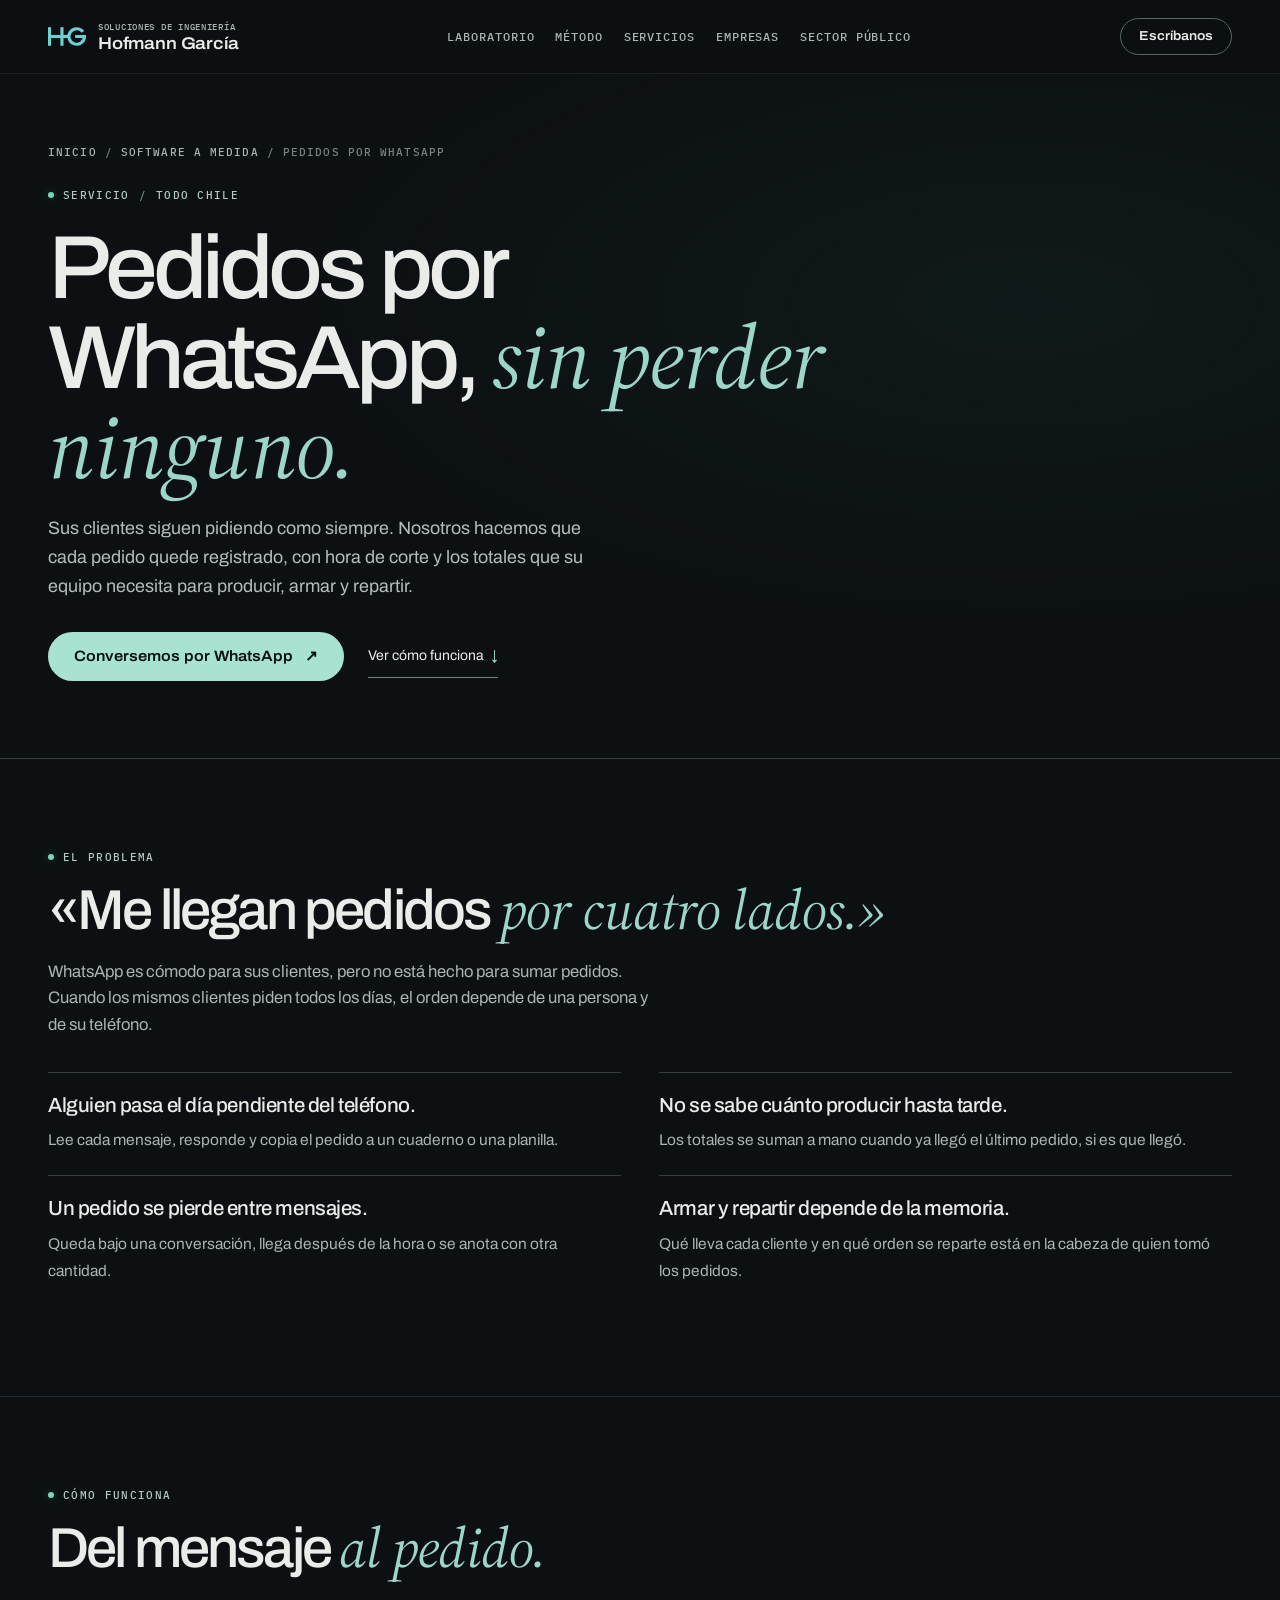
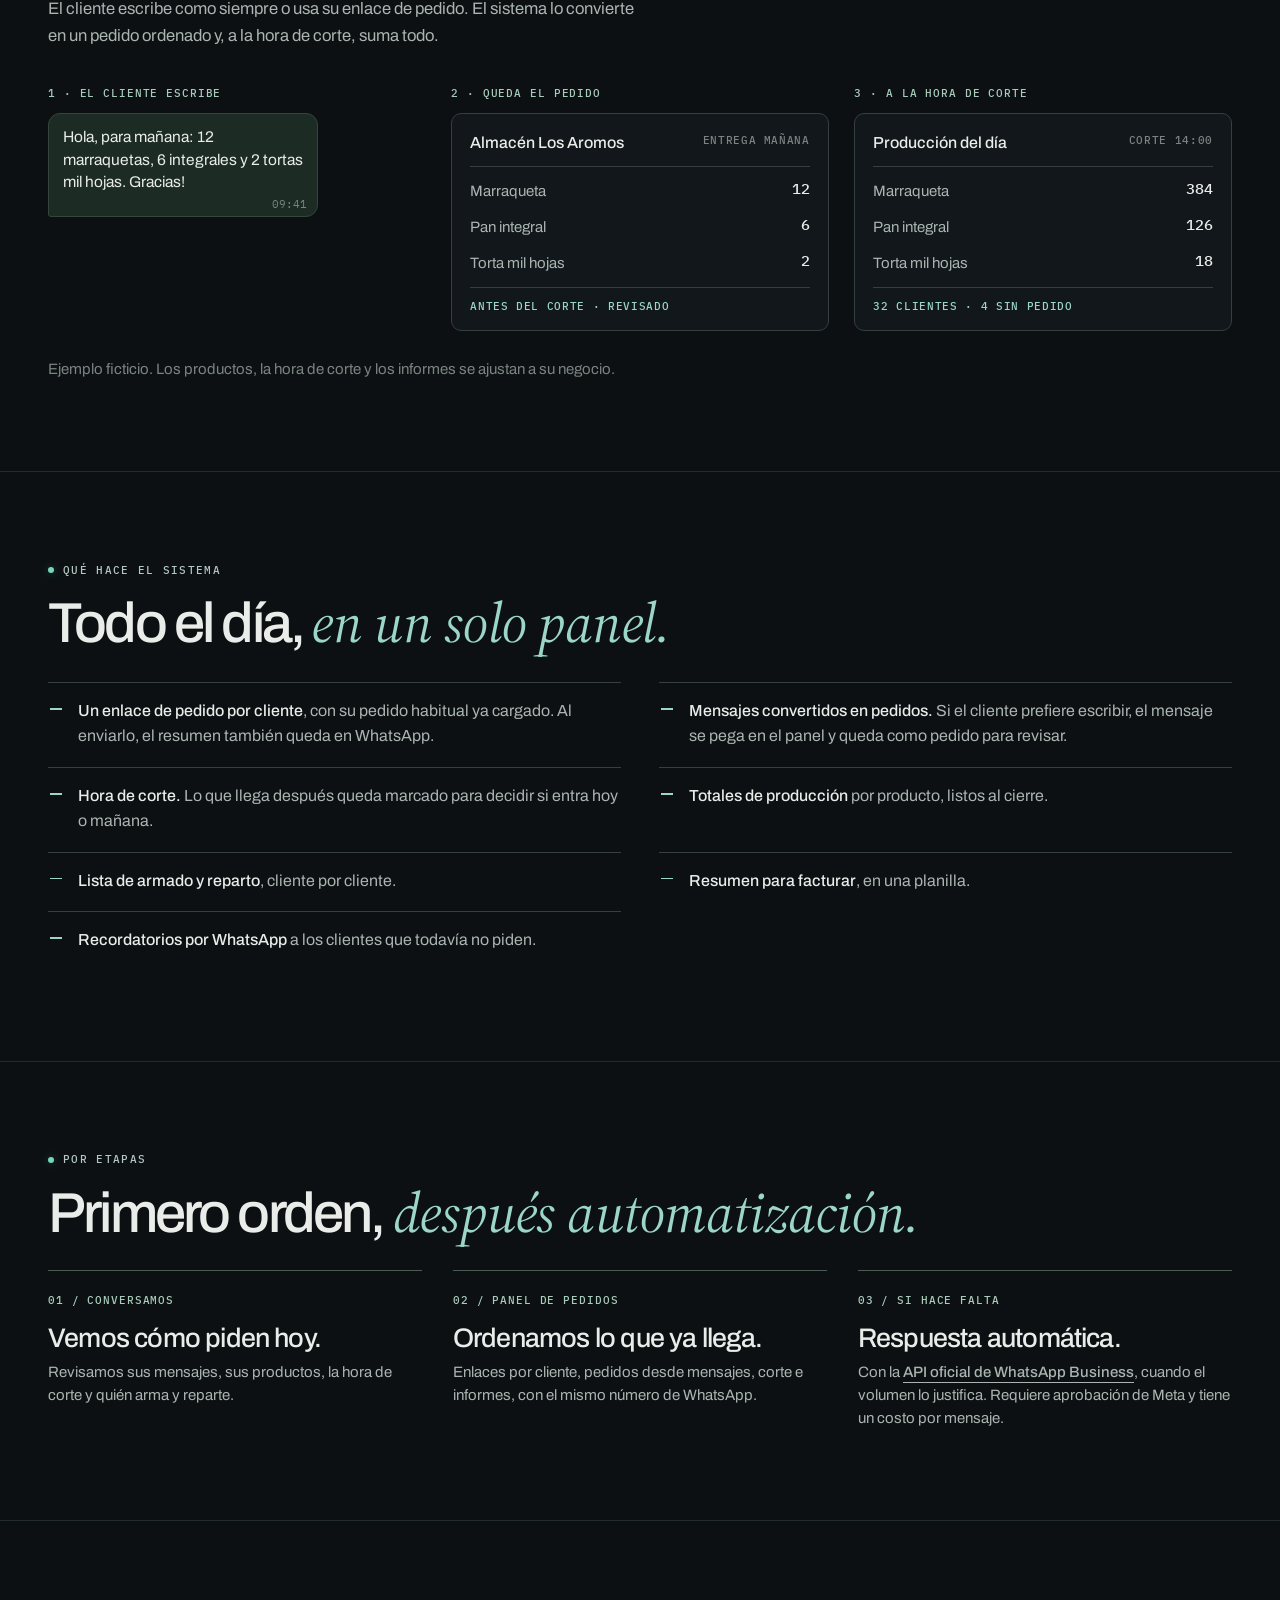
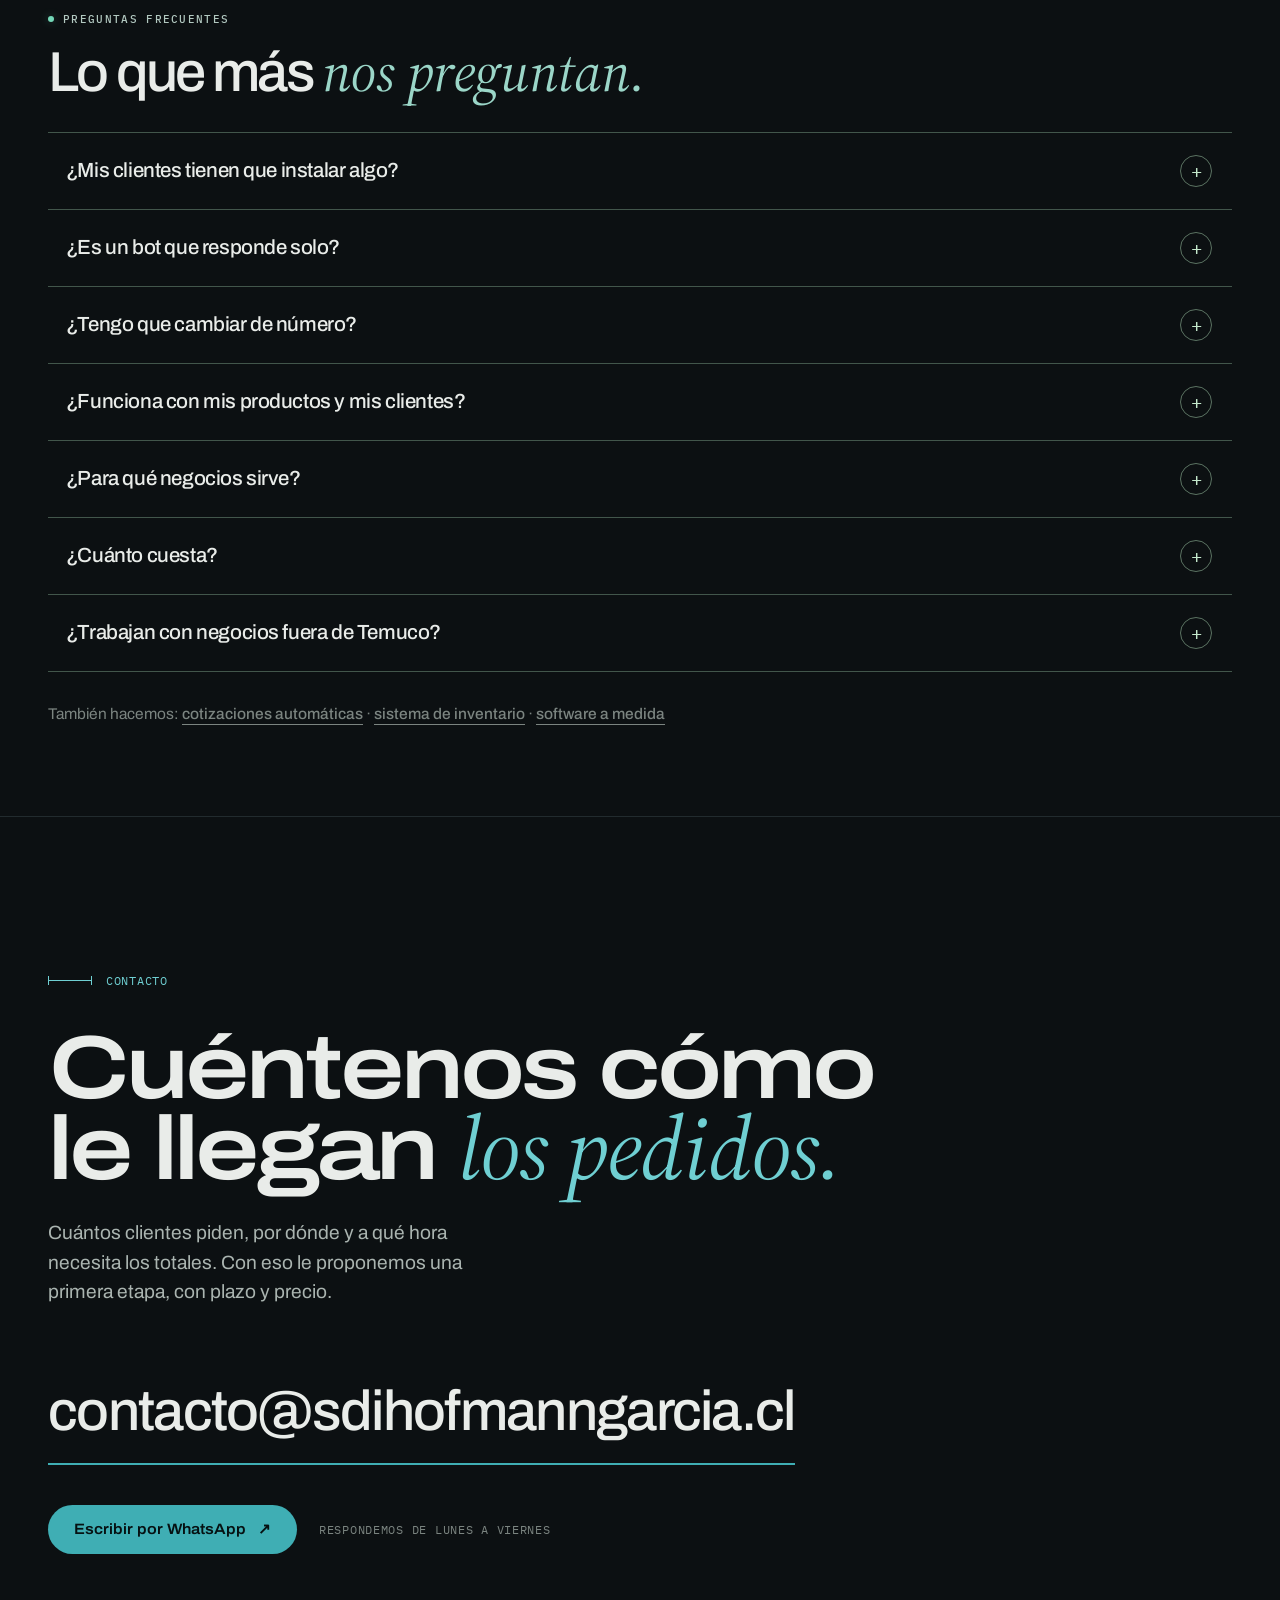
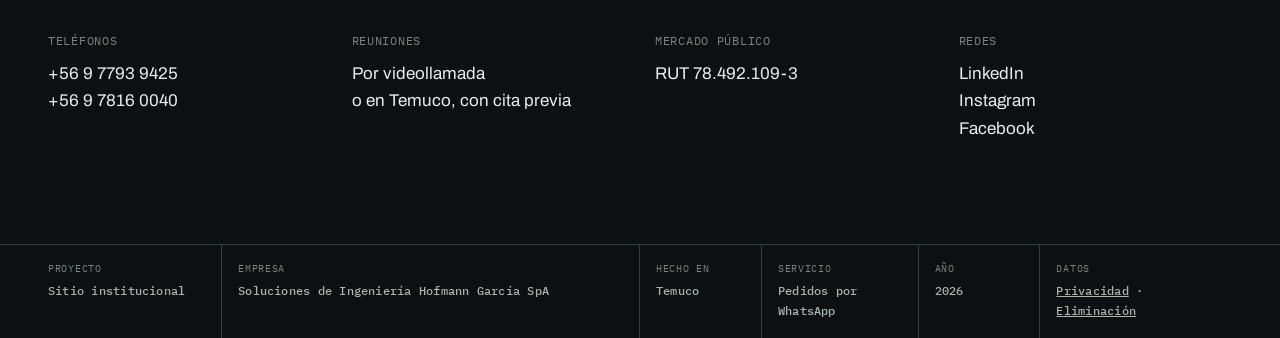
<file: pedidos-por-whatsapp/index.html>
<!doctype html>
<html lang="es">
<head>
<meta charset="utf-8">
<meta name="viewport" content="width=device-width, initial-scale=1">
<title>Automatizar pedidos por WhatsApp — Hofmann García</title>
<meta name="description" content="Sus clientes siguen pidiendo por WhatsApp y los pedidos quedan ordenados: hora de corte, totales de producción, armado y reparto. Para pymes y distribuidoras de todo Chile.">
<meta name="theme-color" content="#0c1012">
<meta property="og:type" content="website">
<meta property="og:site_name" content="Soluciones de Ingeniería Hofmann García">
<meta property="og:title" content="Pedidos por WhatsApp, sin perder ninguno">
<meta property="og:description" content="Cada pedido registrado, con hora de corte y los totales para producir, armar y repartir.">
<meta property="og:locale" content="es_CL">
<meta property="og:url" content="https://sdihofmanngarcia.cl/pedidos-por-whatsapp/">
<meta property="og:image" content="https://sdihofmanngarcia.cl/assets/compartir.png">
<meta property="og:image:width" content="1200">
<meta property="og:image:height" content="630">
<meta property="og:image:alt" content="Pedidos por WhatsApp. Soluciones de Ingeniería Hofmann García.">
<meta name="twitter:card" content="summary_large_image">
<link rel="canonical" href="https://sdihofmanngarcia.cl/pedidos-por-whatsapp/">
<link rel="icon" href="../assets/favicon.svg" type="image/svg+xml">
<link rel="preconnect" href="https://fonts.googleapis.com">
<link rel="preconnect" href="https://fonts.gstatic.com" crossorigin>
<link rel="stylesheet" href="https://fonts.googleapis.com/css2?family=Archivo:wdth,wght@62..125,300..800&family=IBM+Plex+Mono:wght@400;500&family=Source+Serif+4:ital,opsz,wght@1,8..60,400;1,8..60,500&display=swap">
<link rel="stylesheet" href="../assets/estilos.css?v=7">
<link rel="stylesheet" href="../assets/laboratorio.css?v=2">
<link rel="stylesheet" href="../assets/secciones.css?v=1">
<link rel="stylesheet" href="../assets/servicio.css?v=2">
<script type="application/ld+json">
{"@context":"https://schema.org","@graph":[
{"@type":"Service","@id":"https://sdihofmanngarcia.cl/pedidos-por-whatsapp/#servicio","name":"Sistema de pedidos por WhatsApp","serviceType":"Automatización de pedidos por WhatsApp","description":"Sistema que registra los pedidos que llegan por WhatsApp, aplica una hora de corte y entrega los totales de producción, la lista de armado, el reparto y el resumen para facturar.","url":"https://sdihofmanngarcia.cl/pedidos-por-whatsapp/","provider":{"@type":"ProfessionalService","@id":"https://sdihofmanngarcia.cl/#empresa","name":"Soluciones de Ingeniería Hofmann García SpA","url":"https://sdihofmanngarcia.cl/"},"areaServed":{"@type":"Country","name":"Chile"},"availableLanguage":["es","en"]},
{"@type":"BreadcrumbList","itemListElement":[{"@type":"ListItem","position":1,"name":"Inicio","item":"https://sdihofmanngarcia.cl/"},{"@type":"ListItem","position":2,"name":"Desarrollo de software a medida","item":"https://sdihofmanngarcia.cl/desarrollo-de-software-a-medida/"},{"@type":"ListItem","position":3,"name":"Pedidos por WhatsApp","item":"https://sdihofmanngarcia.cl/pedidos-por-whatsapp/"}]},
{"@type":"FAQPage","mainEntity":[
{"@type":"Question","name":"¿Mis clientes tienen que instalar algo?","acceptedAnswer":{"@type":"Answer","text":"No. Siguen escribiendo por WhatsApp o piden desde un enlace que se abre en el navegador del teléfono, sin registrarse."}},
{"@type":"Question","name":"¿Es un bot que responde solo?","acceptedAnswer":{"@type":"Answer","text":"No necesariamente. Partimos ordenando los pedidos que ya llegan, sin cambiar cómo piden sus clientes. Un bot que responde solo requiere la API oficial de WhatsApp Business, la aprobación de Meta y un costo por mensaje, y lo proponemos solo si el volumen lo justifica."}},
{"@type":"Question","name":"¿Tengo que cambiar de número?","acceptedAnswer":{"@type":"Answer","text":"En la primera etapa, no: sus clientes siguen escribiendo al número de siempre."}},
{"@type":"Question","name":"¿Funciona con mis productos y mis clientes?","acceptedAnswer":{"@type":"Answer","text":"Sí. Cargamos sus productos, los nombres con que sus clientes los piden y el pedido habitual de cada cliente según el día."}},
{"@type":"Question","name":"¿Para qué negocios sirve?","acceptedAnswer":{"@type":"Answer","text":"Para los que reciben pedidos repetidos de los mismos clientes: panaderías, distribuidoras, proveedores de restaurantes y almacenes, o negocios que reparten a domicilio."}},
{"@type":"Question","name":"¿Cuánto cuesta?","acceptedAnswer":{"@type":"Answer","text":"Depende de cuántos clientes, productos y pasos tenga el proceso. Antes de empezar acordamos por escrito el alcance, el plazo y el precio."}},
{"@type":"Question","name":"¿Trabajan con negocios fuera de Temuco?","acceptedAnswer":{"@type":"Answer","text":"Sí. Trabajamos de forma remota con clientes de todo Chile, con reuniones por videollamada."}}
]}
]}
</script>
</head>
<body>
<a class="saltar" href="#contenido">Saltar al contenido</a>
<header class="barra">
  <a class="marca" href="../" aria-label="Soluciones de Ingeniería Hofmann García, inicio">
    <svg viewBox="0 0 147 72" width="38" height="19" aria-hidden="true"><g fill="none" stroke="currentColor" stroke-width="12"><path d="M6 0V72"/><path d="M54 0V72"/><path d="M6 36H81"/><path d="M135 18A30 30 0 1 0 141 36H105"/></g></svg>
    <span class="marca__texto"><span class="marca__pre">Soluciones de Ingeniería</span> <span>Hofmann García</span></span>
  </a>
  <nav class="menu" id="menu" aria-label="Secciones">
    <a href="../#laboratorio">Laboratorio</a>
    <a href="../#metodo">Método</a>
    <a href="../#servicios">Servicios</a>
    <a href="../#empresas">Empresas</a>
    <a href="../#sector-publico">Sector público</a>
  </nav>
  <div class="barra__lado">
    <a class="boton boton--chico" href="#contacto">Escríbanos</a>
    <button class="barra__abrir" type="button" aria-expanded="false" aria-controls="menu"><span></span><span></span><span class="sr">Menú</span></button>
  </div>
</header>

<main id="contenido">

  <section class="serv-cabeza">
    <div class="envoltura">
      <nav class="migas" aria-label="Ruta"><a href="../">Inicio</a> / <a href="../desarrollo-de-software-a-medida/">Software a medida</a> / Pedidos por WhatsApp</nav>
      <p class="origen"><i aria-hidden="true"></i>Servicio <span>/</span> Todo Chile</p>
      <h1>Pedidos por WhatsApp, <em>sin perder ninguno.</em></h1>
      <p class="serv-bajada">Sus clientes siguen pidiendo como siempre. Nosotros hacemos que cada pedido quede registrado, con hora de corte y los totales que su equipo necesita para producir, armar y repartir.</p>
      <div class="serv-acciones">
        <a class="boton" href="https://wa.me/56978160040?text=Hola%2C%20vi%20su%20p%C3%A1gina%20de%20pedidos%20por%20WhatsApp%20y%20quiero%20ordenar%20los%20pedidos%20de%20mi%20negocio." target="_blank" rel="noopener">Conversemos por WhatsApp <span aria-hidden="true">↗</span></a>
        <a class="enlace-lab" href="#como-funciona">Ver cómo funciona <span aria-hidden="true">↓</span></a>
      </div>
    </div>
  </section>

  <section class="serv-bloque" id="problema">
    <div class="envoltura">
      <p class="origen"><i aria-hidden="true"></i>El problema</p>
      <h2>«Me llegan pedidos <em>por cuatro lados.»</em></h2>
      <p class="serv-intro">WhatsApp es cómodo para sus clientes, pero no está hecho para sumar pedidos. Cuando los mismos clientes piden todos los días, el orden depende de una persona y de su teléfono.</p>
      <ul class="senales">
        <li><b>Alguien pasa el día pendiente del teléfono.</b><span>Lee cada mensaje, responde y copia el pedido a un cuaderno o una planilla.</span></li>
        <li><b>No se sabe cuánto producir hasta tarde.</b><span>Los totales se suman a mano cuando ya llegó el último pedido, si es que llegó.</span></li>
        <li><b>Un pedido se pierde entre mensajes.</b><span>Queda bajo una conversación, llega después de la hora o se anota con otra cantidad.</span></li>
        <li><b>Armar y repartir depende de la memoria.</b><span>Qué lleva cada cliente y en qué orden se reparte está en la cabeza de quien tomó los pedidos.</span></li>
      </ul>
    </div>
  </section>

  <section class="serv-bloque" id="como-funciona">
    <div class="envoltura">
      <p class="origen"><i aria-hidden="true"></i>Cómo funciona</p>
      <h2>Del mensaje <em>al pedido.</em></h2>
      <p class="serv-intro">El cliente escribe como siempre o usa su enlace de pedido. El sistema lo convierte en un pedido ordenado y, a la hora de corte, suma todo.</p>
      <div class="flujo-pedido" role="img" aria-label="Ejemplo ficticio: un mensaje de WhatsApp de un cliente se convierte en un pedido con tres productos y, a la hora de corte, en los totales de producción del día.">
        <div class="flujo-paso">
          <small>1 · El cliente escribe</small>
          <div class="burbuja">Hola, para mañana: 12 marraquetas, 6 integrales y 2 tortas mil hojas. Gracias!<span>09:41</span></div>
        </div>
        <div class="flujo-paso">
          <small>2 · Queda el pedido</small>
          <div class="hoja-pedido">
            <p class="hoja-pedido__cliente">Almacén Los Aromos <span>entrega mañana</span></p>
            <ul><li><span>Marraqueta</span><b>12</b></li><li><span>Pan integral</span><b>6</b></li><li><span>Torta mil hojas</span><b>2</b></li></ul>
            <p class="hoja-pedido__estado">Antes del corte · revisado</p>
          </div>
        </div>
        <div class="flujo-paso">
          <small>3 · A la hora de corte</small>
          <div class="hoja-pedido">
            <p class="hoja-pedido__cliente">Producción del día <span>corte 14:00</span></p>
            <ul><li><span>Marraqueta</span><b>384</b></li><li><span>Pan integral</span><b>126</b></li><li><span>Torta mil hojas</span><b>18</b></li></ul>
            <p class="hoja-pedido__estado">32 clientes · 4 sin pedido</p>
          </div>
        </div>
      </div>
      <p class="serv-nota">Ejemplo ficticio. Los productos, la hora de corte y los informes se ajustan a su negocio.</p>
    </div>
  </section>

  <section class="serv-bloque" id="que-hace">
    <div class="envoltura">
      <p class="origen"><i aria-hidden="true"></i>Qué hace el sistema</p>
      <h2>Todo el día, <em>en un solo panel.</em></h2>
      <ul class="entregables">
        <li><b>Un enlace de pedido por cliente</b>, con su pedido habitual ya cargado. Al enviarlo, el resumen también queda en WhatsApp.</li>
        <li><b>Mensajes convertidos en pedidos.</b> Si el cliente prefiere escribir, el mensaje se pega en el panel y queda como pedido para revisar.</li>
        <li><b>Hora de corte.</b> Lo que llega después queda marcado para decidir si entra hoy o mañana.</li>
        <li><b>Totales de producción</b> por producto, listos al cierre.</li>
        <li><b>Lista de armado y reparto</b>, cliente por cliente.</li>
        <li><b>Resumen para facturar</b>, en una planilla.</li>
        <li><b>Recordatorios por WhatsApp</b> a los clientes que todavía no piden.</li>
      </ul>
    </div>
  </section>

  <section class="serv-bloque" id="etapas">
    <div class="envoltura">
      <p class="origen"><i aria-hidden="true"></i>Por etapas</p>
      <h2>Primero orden, <em>después automatización.</em></h2>
      <div class="etapas">
        <article><span>01 / Conversamos</span><h3>Vemos cómo piden hoy.</h3><p>Revisamos sus mensajes, sus productos, la hora de corte y quién arma y reparte.</p></article>
        <article><span>02 / Panel de pedidos</span><h3>Ordenamos lo que ya llega.</h3><p>Enlaces por cliente, pedidos desde mensajes, corte e informes, con el mismo número de WhatsApp.</p></article>
        <article><span>03 / Si hace falta</span><h3>Respuesta automática.</h3><p>Con la <a class="enlace" href="../api-de-whatsapp-business/">API oficial de WhatsApp Business</a>, cuando el volumen lo justifica. Requiere aprobación de Meta y tiene un costo por mensaje.</p></article>
      </div>
    </div>
  </section>

  <section class="serv-bloque" id="preguntas">
    <div class="envoltura">
      <p class="origen"><i aria-hidden="true"></i>Preguntas frecuentes</p>
      <h2>Lo que más <em>nos preguntan.</em></h2>
      <div class="preguntas">
        <details class="pregunta"><summary>¿Mis clientes tienen que instalar algo?<i aria-hidden="true"></i></summary><p>No. Siguen escribiendo por WhatsApp o piden desde un enlace que se abre en el navegador del teléfono, sin registrarse.</p></details>
        <details class="pregunta"><summary>¿Es un bot que responde solo?<i aria-hidden="true"></i></summary><p>No necesariamente. Partimos ordenando los pedidos que ya llegan, sin cambiar cómo piden sus clientes. Un bot que responde solo requiere la API oficial de WhatsApp Business, la aprobación de Meta y un costo por mensaje, y lo proponemos solo si el volumen lo justifica.</p></details>
        <details class="pregunta"><summary>¿Tengo que cambiar de número?<i aria-hidden="true"></i></summary><p>En la primera etapa, no: sus clientes siguen escribiendo al número de siempre.</p></details>
        <details class="pregunta"><summary>¿Funciona con mis productos y mis clientes?<i aria-hidden="true"></i></summary><p>Sí. Cargamos sus productos, los nombres con que sus clientes los piden y el pedido habitual de cada cliente según el día.</p></details>
        <details class="pregunta"><summary>¿Para qué negocios sirve?<i aria-hidden="true"></i></summary><p>Para los que reciben pedidos repetidos de los mismos clientes: panaderías, distribuidoras, proveedores de restaurantes y almacenes, o negocios que reparten a domicilio.</p></details>
        <details class="pregunta"><summary>¿Cuánto cuesta?<i aria-hidden="true"></i></summary><p>Depende de cuántos clientes, productos y pasos tenga el proceso. Antes de empezar acordamos por escrito el alcance, el plazo y el precio. <a class="enlace" href="../desarrollo-de-software-a-medida/">Así trabajamos los proyectos a medida</a>.</p></details>
        <details class="pregunta"><summary>¿Trabajan con negocios fuera de Temuco?<i aria-hidden="true"></i></summary><p>Sí. Trabajamos de forma remota con clientes de todo Chile, con reuniones por videollamada.</p></details>
      </div>
      <p class="serv-relacionadas">También hacemos: <a class="enlace" href="../cotizaciones-automaticas/">cotizaciones automáticas</a> · <a class="enlace" href="../sistema-de-inventario/">sistema de inventario</a> · <a class="enlace" href="../desarrollo-de-software-a-medida/">software a medida</a></p>
    </div>
  </section>

  <section class="contacto serv-contacto" id="contacto">
    <div class="envoltura">
      <p class="rotulo mono"><span class="cota-mini"></span>Contacto</p>
      <h2 class="contacto__titulo">Cuéntenos cómo<br>le llegan <em>los pedidos.</em></h2>
      <p class="entrada">Cuántos clientes piden, por dónde y a qué hora necesita los totales. Con eso le proponemos una primera etapa, con plazo y precio.</p>
      <a class="contacto__correo" href="mailto:contacto@sdihofmanngarcia.cl?subject=Consulta%3A%20pedidos%20por%20WhatsApp">contacto@sdihofmanngarcia.cl</a>
      <p class="contacto__whatsapp"><a class="boton" href="https://wa.me/56978160040?text=Hola%2C%20vi%20su%20p%C3%A1gina%20de%20pedidos%20por%20WhatsApp%20y%20quiero%20ordenar%20los%20pedidos%20de%20mi%20negocio." target="_blank" rel="noopener">Escribir por WhatsApp <span aria-hidden="true">↗</span></a><span class="mono">Respondemos de lunes a viernes</span></p>
      <div class="contacto__datos">
        <div><p class="mono">Teléfonos</p><p><a href="tel:+56977939425">+56 9 7793 9425</a><br><a href="tel:+56978160040">+56 9 7816 0040</a></p></div>
        <div><p class="mono">Reuniones</p><p>Por videollamada<br>o en Temuco, con cita previa</p></div>
        <div><p class="mono">Mercado Público</p><p>RUT 78.492.109-3</p></div>
        <div><p class="mono">Redes</p><p><a href="https://www.linkedin.com/company/hofmann-garcia/" target="_blank" rel="noopener">LinkedIn</a><br><a href="https://www.instagram.com/soluciones.hg" target="_blank" rel="noopener">Instagram</a><br><a href="https://www.facebook.com/solucioneshofmanngarcia" target="_blank" rel="noopener">Facebook</a></p></div>
      </div>
    </div>
    <footer class="pie">
      <div class="envoltura pie__cajetin mono">
        <div><span>Proyecto</span><b>Sitio institucional</b></div>
        <div><span>Empresa</span><b>Soluciones de Ingeniería Hofmann García SpA</b></div>
        <div><span>Hecho en</span><b>Temuco</b></div>
        <div><span>Servicio</span><b>Pedidos por WhatsApp</b></div>
        <div><span>Año</span><b class="pie__anio">2026</b></div>
        <div><span>Datos</span><b><a href="../privacidad.html">Privacidad</a> · <a href="../eliminacion-de-datos.html">Eliminación</a></b></div>
      </div>
    </footer>
  </section>
</main>

<script>
(() => {
  const menu = document.getElementById('menu'), abrir = document.querySelector('.barra__abrir'), barra = document.querySelector('.barra');
  const movil = matchMedia('(max-width: 900px)');
  const cerrar = () => { menu.classList.remove('abierto'); abrir.setAttribute('aria-expanded', 'false'); menu.inert = movil.matches; };
  cerrar(); movil.addEventListener('change', cerrar);
  abrir.addEventListener('click', () => { const ab = !menu.classList.contains('abierto'); menu.classList.toggle('abierto', ab); menu.inert = !ab && movil.matches; abrir.setAttribute('aria-expanded', String(ab)); });
  document.addEventListener('keydown', (e) => { if (e.key === 'Escape' && menu.classList.contains('abierto')) { cerrar(); abrir.focus(); } });
  addEventListener('scroll', () => barra.classList.toggle('con-fondo', scrollY > 40), { passive: true });
  document.querySelector('.pie__anio').textContent = new Date().getFullYear();
})();
</script>
</body>
</html>
</file>
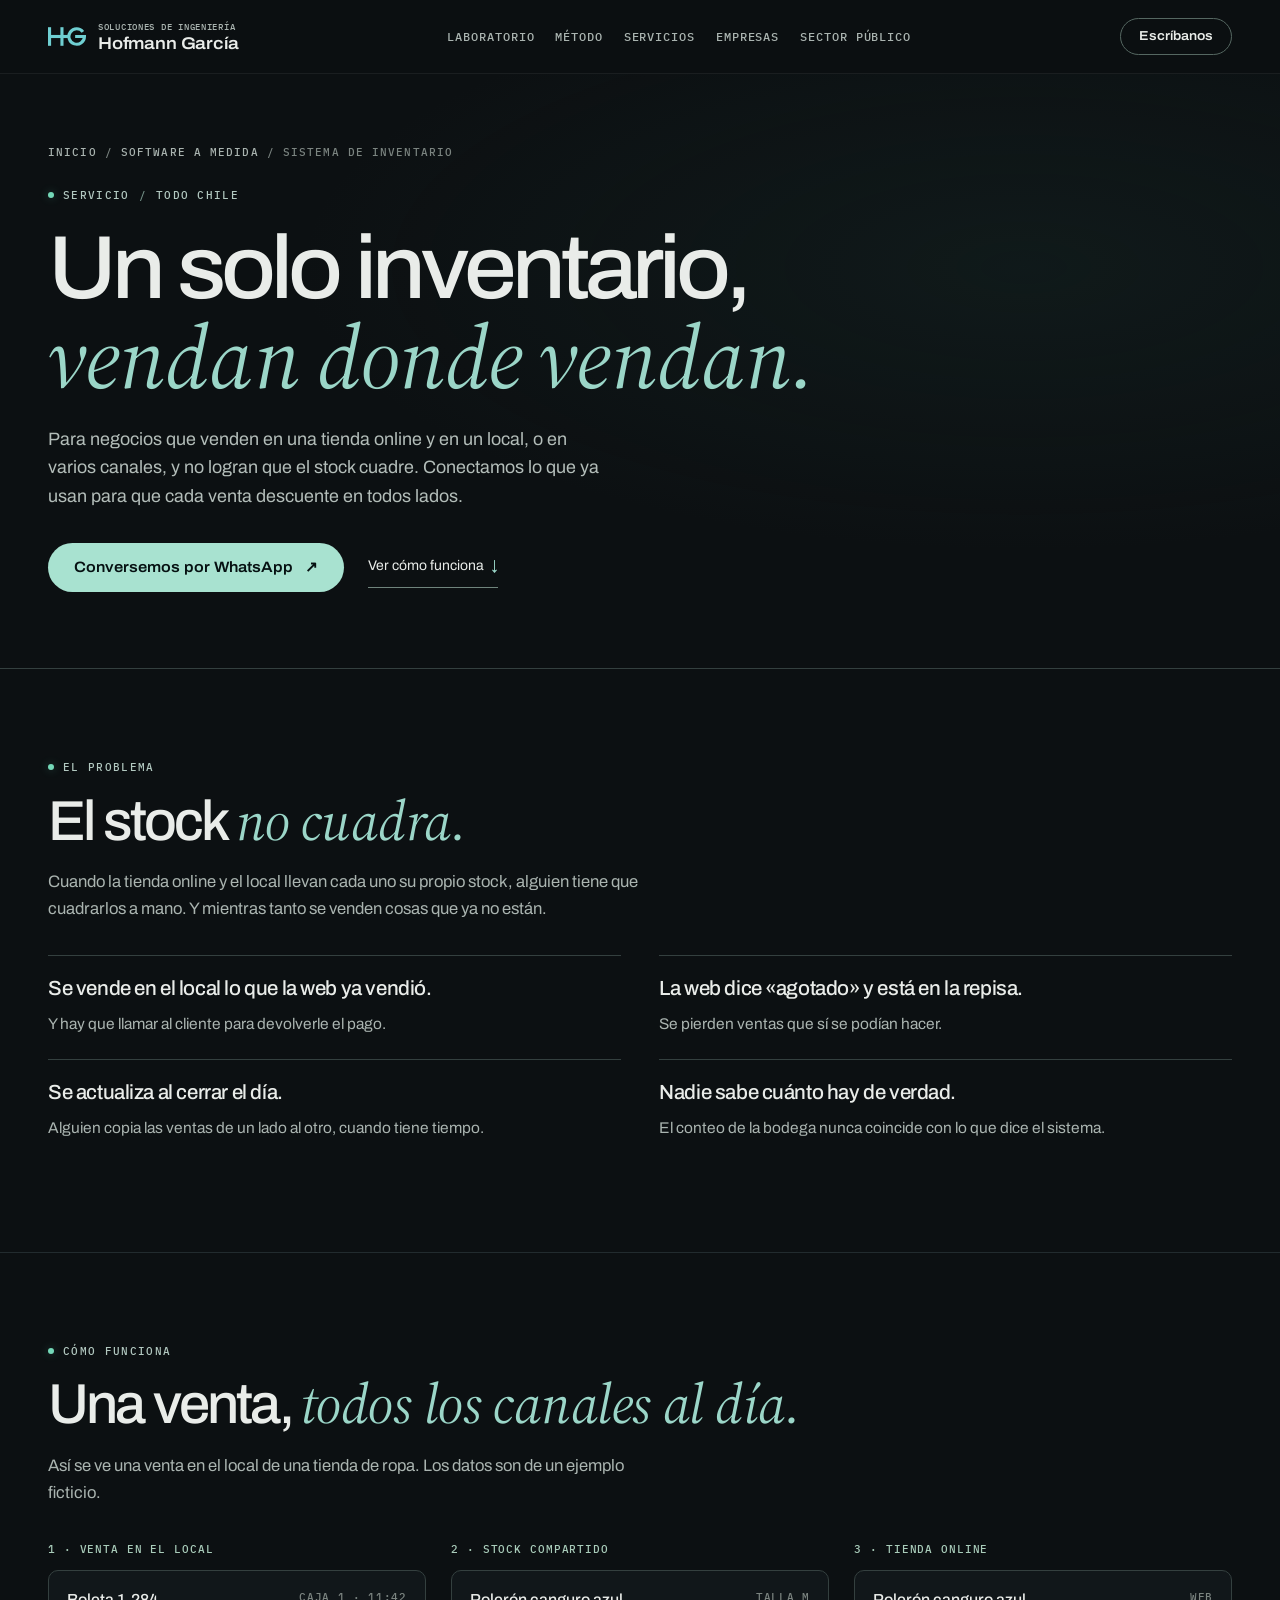
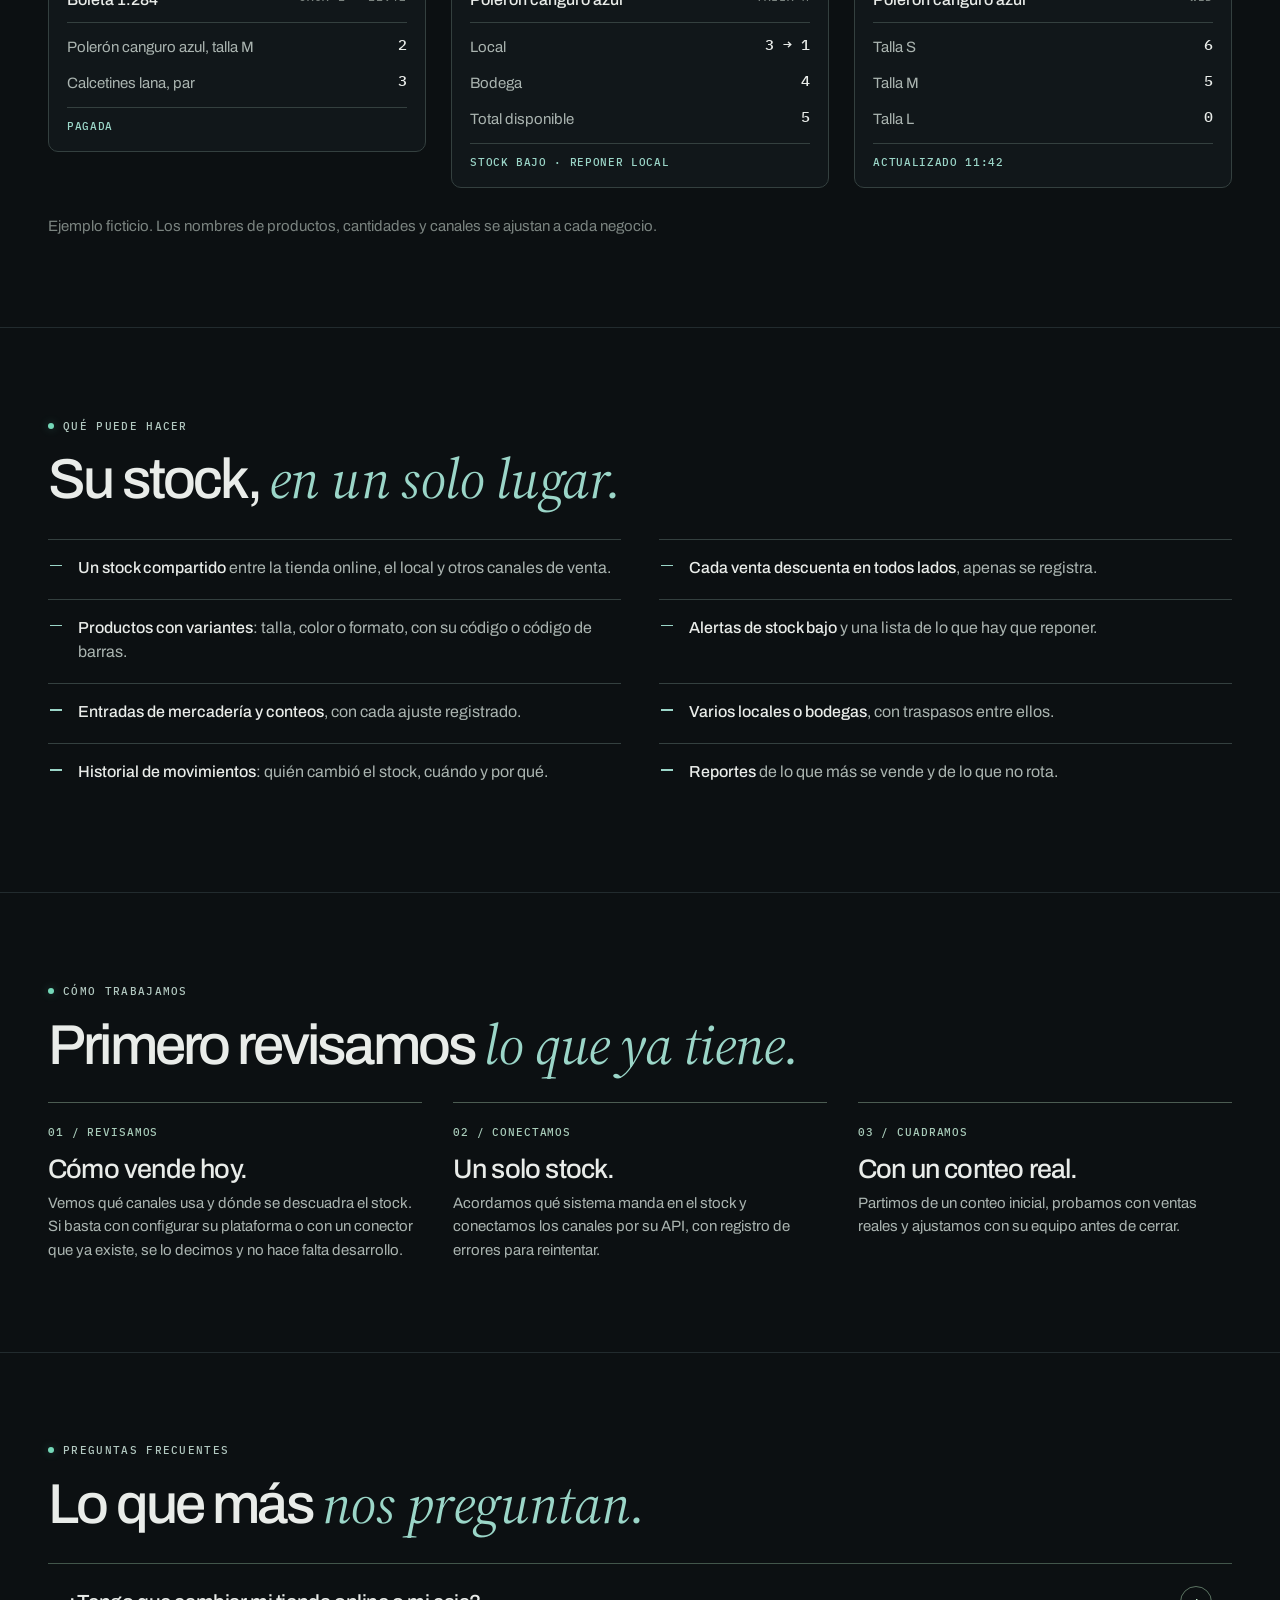
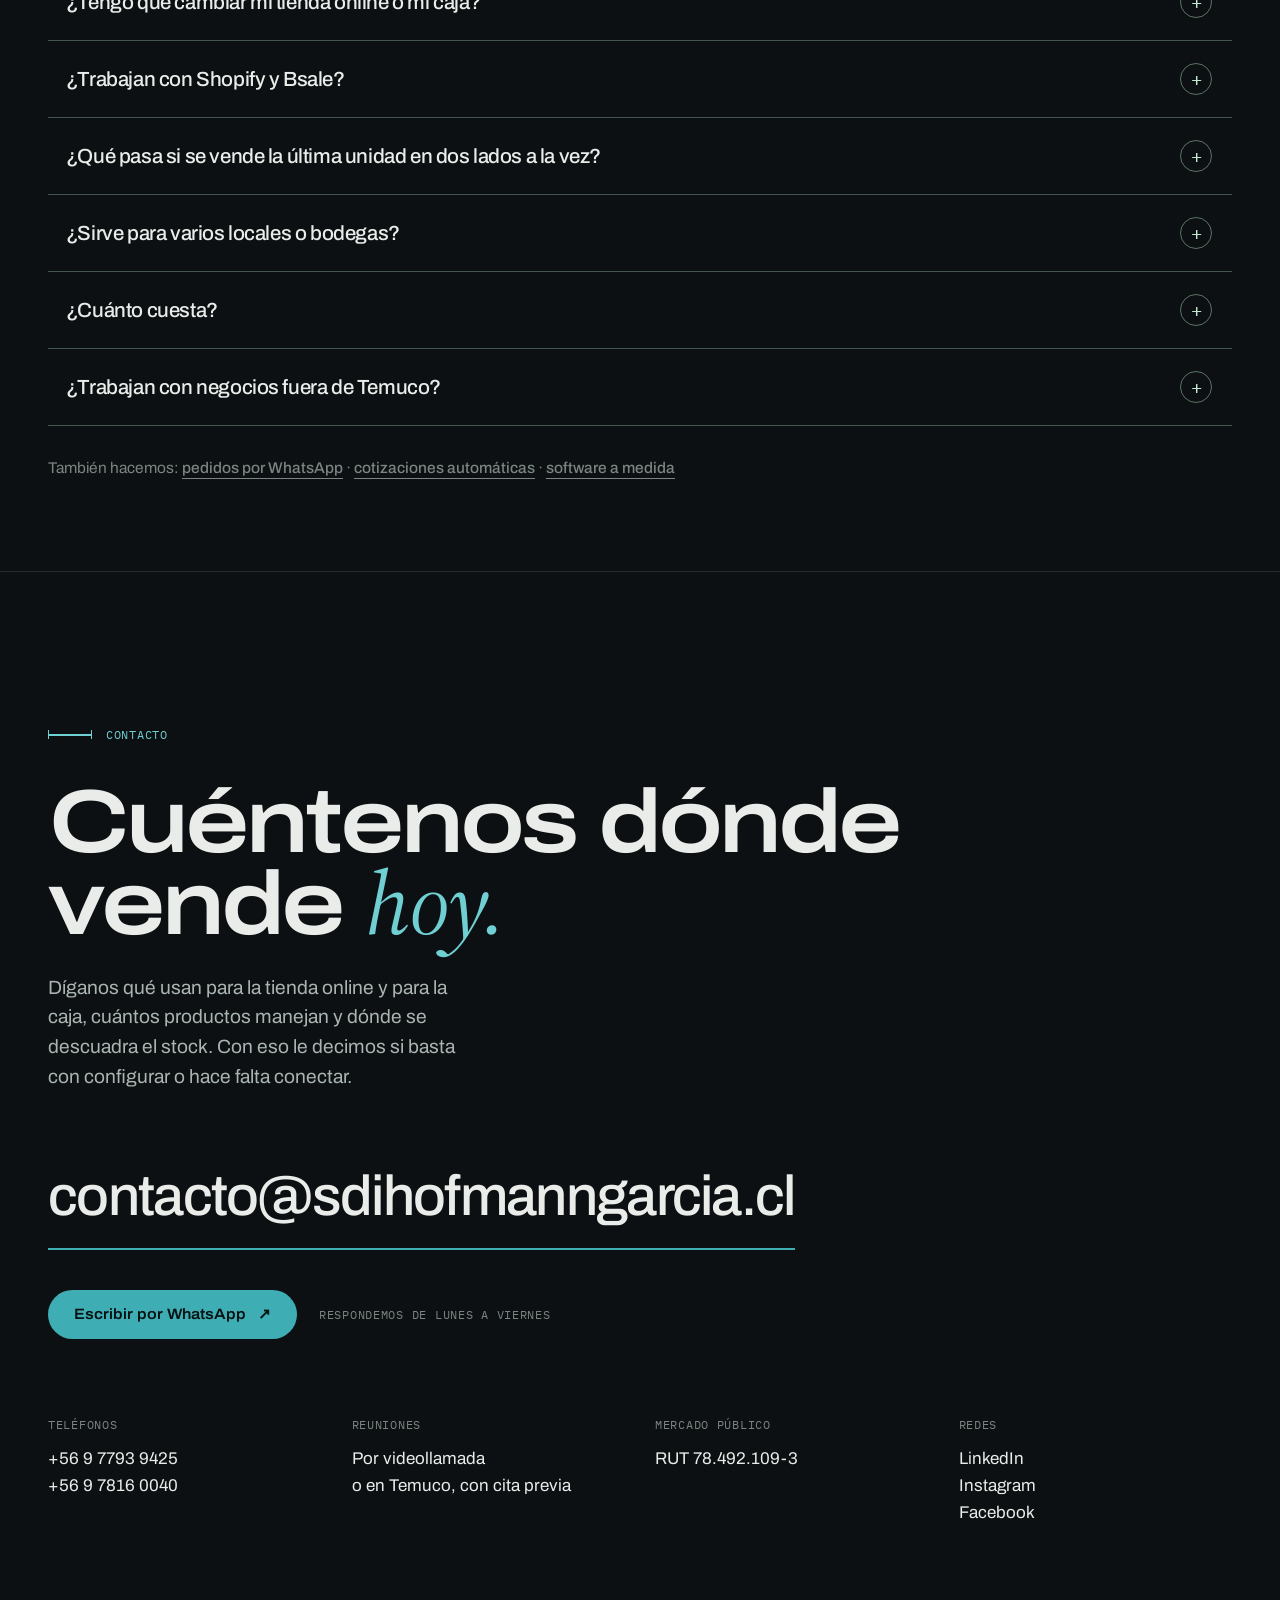
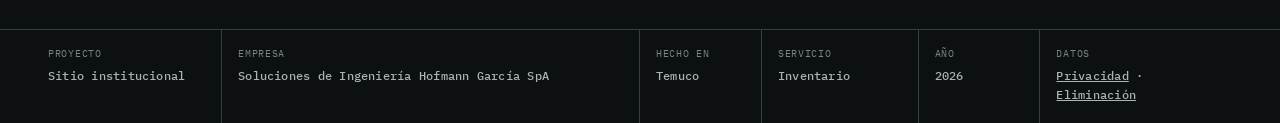
<file: sistema-de-inventario/index.html>
<!doctype html>
<html lang="es">
<head>
<meta charset="utf-8">
<meta name="viewport" content="width=device-width, initial-scale=1">
<title>Sistema de inventario para tienda online y local — Hofmann García</title>
<meta name="description" content="Un solo stock para su tienda online y su local: cada venta descuenta en todos lados, con alertas de stock bajo y conteos. Si basta con configurar lo que ya usa, se lo decimos. Para pymes de todo Chile.">
<meta name="theme-color" content="#0c1012">
<meta property="og:type" content="website">
<meta property="og:site_name" content="Soluciones de Ingeniería Hofmann García">
<meta property="og:title" content="Sistema de inventario para tienda online y local">
<meta property="og:description" content="Un solo stock para la tienda online y el local: cada venta descuenta en todos lados.">
<meta property="og:locale" content="es_CL">
<meta property="og:url" content="https://sdihofmanngarcia.cl/sistema-de-inventario/">
<meta property="og:image" content="https://sdihofmanngarcia.cl/assets/compartir.png">
<meta property="og:image:width" content="1200">
<meta property="og:image:height" content="630">
<meta property="og:image:alt" content="Sistema de inventario. Soluciones de Ingeniería Hofmann García.">
<meta name="twitter:card" content="summary_large_image">
<link rel="canonical" href="https://sdihofmanngarcia.cl/sistema-de-inventario/">
<link rel="icon" href="../assets/favicon.svg" type="image/svg+xml">
<link rel="preconnect" href="https://fonts.googleapis.com">
<link rel="preconnect" href="https://fonts.gstatic.com" crossorigin>
<link rel="stylesheet" href="https://fonts.googleapis.com/css2?family=Archivo:wdth,wght@62..125,300..800&family=IBM+Plex+Mono:wght@400;500&family=Source+Serif+4:ital,opsz,wght@1,8..60,400;1,8..60,500&display=swap">
<link rel="stylesheet" href="../assets/estilos.css?v=7">
<link rel="stylesheet" href="../assets/laboratorio.css?v=2">
<link rel="stylesheet" href="../assets/secciones.css?v=1">
<link rel="stylesheet" href="../assets/servicio.css?v=2">
<script type="application/ld+json">
{"@context":"https://schema.org","@graph":[
{"@type":"Service","@id":"https://sdihofmanngarcia.cl/sistema-de-inventario/#servicio","name":"Sistema de inventario para tienda online y local","serviceType":"Sistema de inventario","description":"Un solo stock para la tienda online, el local y otros canales de venta: cada venta descuenta en todos lados, con alertas de stock bajo, conteos y registro de movimientos.","url":"https://sdihofmanngarcia.cl/sistema-de-inventario/","provider":{"@type":"ProfessionalService","@id":"https://sdihofmanngarcia.cl/#empresa","name":"Soluciones de Ingeniería Hofmann García SpA","url":"https://sdihofmanngarcia.cl/"},"areaServed":{"@type":"Country","name":"Chile"},"availableLanguage":["es","en"]},
{"@type":"BreadcrumbList","itemListElement":[{"@type":"ListItem","position":1,"name":"Inicio","item":"https://sdihofmanngarcia.cl/"},{"@type":"ListItem","position":2,"name":"Desarrollo de software a medida","item":"https://sdihofmanngarcia.cl/desarrollo-de-software-a-medida/"},{"@type":"ListItem","position":3,"name":"Sistema de inventario","item":"https://sdihofmanngarcia.cl/sistema-de-inventario/"}]},
{"@type":"FAQPage","mainEntity":[
{"@type":"Question","name":"¿Tengo que cambiar mi tienda online o mi caja?","acceptedAnswer":{"@type":"Answer","text":"No. Trabajamos con lo que ya usa y lo conectamos. Si algo no se puede conectar, lo conversamos antes de proponer un cambio."}},
{"@type":"Question","name":"¿Trabajan con Shopify y Bsale?","acceptedAnswer":{"@type":"Answer","text":"Sí. Ambos permiten conectarse por API. Antes revisamos si sus propias herramientas o un conector que ya existe resuelven su caso, y si es así se lo decimos."}},
{"@type":"Question","name":"¿Qué pasa si se vende la última unidad en dos lados a la vez?","acceptedAnswer":{"@type":"Answer","text":"Cada venta descuenta el stock apenas entra, así que el caso es raro. Si dos ventas se cruzan con la última unidad, el sistema lo avisa para resolverlo con el cliente."}},
{"@type":"Question","name":"¿Sirve para varios locales o bodegas?","acceptedAnswer":{"@type":"Answer","text":"Sí. El stock se lleva por ubicación y se ve el total. También se registran los traspasos entre locales."}},
{"@type":"Question","name":"¿Cuánto cuesta?","acceptedAnswer":{"@type":"Answer","text":"Depende de cuántos canales hay que conectar, cuántos productos y variantes maneja y qué reportes necesita. Antes de empezar acordamos por escrito el alcance, el plazo y el precio."}},
{"@type":"Question","name":"¿Trabajan con negocios fuera de Temuco?","acceptedAnswer":{"@type":"Answer","text":"Sí. Trabajamos de forma remota con clientes de todo Chile, con reuniones por videollamada."}}
]}
]}
</script>
</head>
<body>
<a class="saltar" href="#contenido">Saltar al contenido</a>
<header class="barra">
  <a class="marca" href="../" aria-label="Soluciones de Ingeniería Hofmann García, inicio">
    <svg viewBox="0 0 147 72" width="38" height="19" aria-hidden="true"><g fill="none" stroke="currentColor" stroke-width="12"><path d="M6 0V72"/><path d="M54 0V72"/><path d="M6 36H81"/><path d="M135 18A30 30 0 1 0 141 36H105"/></g></svg>
    <span class="marca__texto"><span class="marca__pre">Soluciones de Ingeniería</span> <span>Hofmann García</span></span>
  </a>
  <nav class="menu" id="menu" aria-label="Secciones">
    <a href="../#laboratorio">Laboratorio</a>
    <a href="../#metodo">Método</a>
    <a href="../#servicios">Servicios</a>
    <a href="../#empresas">Empresas</a>
    <a href="../#sector-publico">Sector público</a>
  </nav>
  <div class="barra__lado">
    <a class="boton boton--chico" href="#contacto">Escríbanos</a>
    <button class="barra__abrir" type="button" aria-expanded="false" aria-controls="menu"><span></span><span></span><span class="sr">Menú</span></button>
  </div>
</header>

<main id="contenido">

  <section class="serv-cabeza">
    <div class="envoltura">
      <nav class="migas" aria-label="Ruta"><a href="../">Inicio</a> / <a href="../desarrollo-de-software-a-medida/">Software a medida</a> / Sistema de inventario</nav>
      <p class="origen"><i aria-hidden="true"></i>Servicio <span>/</span> Todo Chile</p>
      <h1>Un solo inventario, <em>vendan donde vendan.</em></h1>
      <p class="serv-bajada">Para negocios que venden en una tienda online y en un local, o en varios canales, y no logran que el stock cuadre. Conectamos lo que ya usan para que cada venta descuente en todos lados.</p>
      <div class="serv-acciones">
        <a class="boton" href="https://wa.me/56978160040?text=Hola%2C%20vi%20su%20p%C3%A1gina%20de%20inventario%20y%20quiero%20ordenar%20el%20stock%20de%20mi%20negocio." target="_blank" rel="noopener">Conversemos por WhatsApp <span aria-hidden="true">↗</span></a>
        <a class="enlace-lab" href="#como-funciona">Ver cómo funciona <span aria-hidden="true">↓</span></a>
      </div>
    </div>
  </section>

  <section class="serv-bloque" id="problema">
    <div class="envoltura">
      <p class="origen"><i aria-hidden="true"></i>El problema</p>
      <h2>El stock <em>no cuadra.</em></h2>
      <p class="serv-intro">Cuando la tienda online y el local llevan cada uno su propio stock, alguien tiene que cuadrarlos a mano. Y mientras tanto se venden cosas que ya no están.</p>
      <ul class="senales">
        <li><b>Se vende en el local lo que la web ya vendió.</b><span>Y hay que llamar al cliente para devolverle el pago.</span></li>
        <li><b>La web dice «agotado» y está en la repisa.</b><span>Se pierden ventas que sí se podían hacer.</span></li>
        <li><b>Se actualiza al cerrar el día.</b><span>Alguien copia las ventas de un lado al otro, cuando tiene tiempo.</span></li>
        <li><b>Nadie sabe cuánto hay de verdad.</b><span>El conteo de la bodega nunca coincide con lo que dice el sistema.</span></li>
      </ul>
    </div>
  </section>

  <section class="serv-bloque" id="como-funciona">
    <div class="envoltura">
      <p class="origen"><i aria-hidden="true"></i>Cómo funciona</p>
      <h2>Una venta, <em>todos los canales al día.</em></h2>
      <p class="serv-intro">Así se ve una venta en el local de una tienda de ropa. Los datos son de un ejemplo ficticio.</p>
      <div class="flujo-pedido">
        <div class="flujo-paso">
          <small>1 · Venta en el local</small>
          <div class="hoja-pedido">
            <div class="hoja-pedido__cliente">Boleta 1.284 <span>Caja 1 · 11:42</span></div>
            <ul>
              <li>Polerón canguro azul, talla M <b>2</b></li>
              <li>Calcetines lana, par <b>3</b></li>
            </ul>
            <div class="hoja-pedido__estado">Pagada</div>
          </div>
        </div>
        <div class="flujo-paso">
          <small>2 · Stock compartido</small>
          <div class="hoja-pedido">
            <div class="hoja-pedido__cliente">Polerón canguro azul <span>talla M</span></div>
            <ul>
              <li>Local <b>3 → 1</b></li>
              <li>Bodega <b>4</b></li>
              <li>Total disponible <b>5</b></li>
            </ul>
            <div class="hoja-pedido__estado">Stock bajo · reponer local</div>
          </div>
        </div>
        <div class="flujo-paso">
          <small>3 · Tienda online</small>
          <div class="hoja-pedido">
            <div class="hoja-pedido__cliente">Polerón canguro azul <span>web</span></div>
            <ul>
              <li>Talla S <b>6</b></li>
              <li>Talla M <b>5</b></li>
              <li>Talla L <b>0</b></li>
            </ul>
            <div class="hoja-pedido__estado">Actualizado 11:42</div>
          </div>
        </div>
      </div>
      <p class="serv-nota">Ejemplo ficticio. Los nombres de productos, cantidades y canales se ajustan a cada negocio.</p>
    </div>
  </section>

  <section class="serv-bloque" id="que-hace">
    <div class="envoltura">
      <p class="origen"><i aria-hidden="true"></i>Qué puede hacer</p>
      <h2>Su stock, <em>en un solo lugar.</em></h2>
      <ul class="entregables">
        <li><b>Un stock compartido</b> entre la tienda online, el local y otros canales de venta.</li>
        <li><b>Cada venta descuenta en todos lados</b>, apenas se registra.</li>
        <li><b>Productos con variantes</b>: talla, color o formato, con su código o código de barras.</li>
        <li><b>Alertas de stock bajo</b> y una lista de lo que hay que reponer.</li>
        <li><b>Entradas de mercadería y conteos</b>, con cada ajuste registrado.</li>
        <li><b>Varios locales o bodegas</b>, con traspasos entre ellos.</li>
        <li><b>Historial de movimientos</b>: quién cambió el stock, cuándo y por qué.</li>
        <li><b>Reportes</b> de lo que más se vende y de lo que no rota.</li>
      </ul>
    </div>
  </section>

  <section class="serv-bloque" id="etapas">
    <div class="envoltura">
      <p class="origen"><i aria-hidden="true"></i>Cómo trabajamos</p>
      <h2>Primero revisamos <em>lo que ya tiene.</em></h2>
      <div class="etapas">
        <article><span>01 / Revisamos</span><h3>Cómo vende hoy.</h3><p>Vemos qué canales usa y dónde se descuadra el stock. Si basta con configurar su plataforma o con un conector que ya existe, se lo decimos y no hace falta desarrollo.</p></article>
        <article><span>02 / Conectamos</span><h3>Un solo stock.</h3><p>Acordamos qué sistema manda en el stock y conectamos los canales por su API, con registro de errores para reintentar.</p></article>
        <article><span>03 / Cuadramos</span><h3>Con un conteo real.</h3><p>Partimos de un conteo inicial, probamos con ventas reales y ajustamos con su equipo antes de cerrar.</p></article>
      </div>
    </div>
  </section>

  <section class="serv-bloque" id="preguntas">
    <div class="envoltura">
      <p class="origen"><i aria-hidden="true"></i>Preguntas frecuentes</p>
      <h2>Lo que más <em>nos preguntan.</em></h2>
      <div class="preguntas">
        <details class="pregunta"><summary>¿Tengo que cambiar mi tienda online o mi caja?<i aria-hidden="true"></i></summary><p>No. Trabajamos con lo que ya usa y lo conectamos. Si algo no se puede conectar, lo conversamos antes de proponer un cambio.</p></details>
        <details class="pregunta"><summary>¿Trabajan con Shopify y Bsale?<i aria-hidden="true"></i></summary><p>Sí. Ambos permiten conectarse por API. Antes revisamos si sus propias herramientas o un conector que ya existe resuelven su caso, y si es así se lo decimos.</p></details>
        <details class="pregunta"><summary>¿Qué pasa si se vende la última unidad en dos lados a la vez?<i aria-hidden="true"></i></summary><p>Cada venta descuenta el stock apenas entra, así que el caso es raro. Si dos ventas se cruzan con la última unidad, el sistema lo avisa para resolverlo con el cliente.</p></details>
        <details class="pregunta"><summary>¿Sirve para varios locales o bodegas?<i aria-hidden="true"></i></summary><p>Sí. El stock se lleva por ubicación y se ve el total. También se registran los traspasos entre locales.</p></details>
        <details class="pregunta"><summary>¿Cuánto cuesta?<i aria-hidden="true"></i></summary><p>Depende de cuántos canales hay que conectar, cuántos productos y variantes maneja y qué reportes necesita. Antes de empezar acordamos por escrito el alcance, el plazo y el precio. <a class="enlace" href="../desarrollo-de-software-a-medida/">Así trabajamos los proyectos a medida</a>.</p></details>
        <details class="pregunta"><summary>¿Trabajan con negocios fuera de Temuco?<i aria-hidden="true"></i></summary><p>Sí. Trabajamos de forma remota con clientes de todo Chile, con reuniones por videollamada.</p></details>
      </div>
      <p class="serv-relacionadas">También hacemos: <a class="enlace" href="../pedidos-por-whatsapp/">pedidos por WhatsApp</a> · <a class="enlace" href="../cotizaciones-automaticas/">cotizaciones automáticas</a> · <a class="enlace" href="../desarrollo-de-software-a-medida/">software a medida</a></p>
    </div>
  </section>

  <section class="contacto serv-contacto" id="contacto">
    <div class="envoltura">
      <p class="rotulo mono"><span class="cota-mini"></span>Contacto</p>
      <h2 class="contacto__titulo">Cuéntenos dónde<br>vende <em>hoy.</em></h2>
      <p class="entrada">Díganos qué usan para la tienda online y para la caja, cuántos productos manejan y dónde se descuadra el stock. Con eso le decimos si basta con configurar o hace falta conectar.</p>
      <a class="contacto__correo" href="mailto:contacto@sdihofmanngarcia.cl?subject=Consulta%3A%20inventario">contacto@sdihofmanngarcia.cl</a>
      <p class="contacto__whatsapp"><a class="boton" href="https://wa.me/56978160040?text=Hola%2C%20vi%20su%20p%C3%A1gina%20de%20inventario%20y%20quiero%20ordenar%20el%20stock%20de%20mi%20negocio." target="_blank" rel="noopener">Escribir por WhatsApp <span aria-hidden="true">↗</span></a><span class="mono">Respondemos de lunes a viernes</span></p>
      <div class="contacto__datos">
        <div><p class="mono">Teléfonos</p><p><a href="tel:+56977939425">+56 9 7793 9425</a><br><a href="tel:+56978160040">+56 9 7816 0040</a></p></div>
        <div><p class="mono">Reuniones</p><p>Por videollamada<br>o en Temuco, con cita previa</p></div>
        <div><p class="mono">Mercado Público</p><p>RUT 78.492.109-3</p></div>
        <div><p class="mono">Redes</p><p><a href="https://www.linkedin.com/company/hofmann-garcia/" target="_blank" rel="noopener">LinkedIn</a><br><a href="https://www.instagram.com/soluciones.hg" target="_blank" rel="noopener">Instagram</a><br><a href="https://www.facebook.com/solucioneshofmanngarcia" target="_blank" rel="noopener">Facebook</a></p></div>
      </div>
    </div>
    <footer class="pie">
      <div class="envoltura pie__cajetin mono">
        <div><span>Proyecto</span><b>Sitio institucional</b></div>
        <div><span>Empresa</span><b>Soluciones de Ingeniería Hofmann García SpA</b></div>
        <div><span>Hecho en</span><b>Temuco</b></div>
        <div><span>Servicio</span><b>Inventario</b></div>
        <div><span>Año</span><b class="pie__anio">2026</b></div>
        <div><span>Datos</span><b><a href="../privacidad.html">Privacidad</a> · <a href="../eliminacion-de-datos.html">Eliminación</a></b></div>
      </div>
    </footer>
  </section>
</main>

<script>
(() => {
  const menu = document.getElementById('menu'), abrir = document.querySelector('.barra__abrir'), barra = document.querySelector('.barra');
  const movil = matchMedia('(max-width: 900px)');
  const cerrar = () => { menu.classList.remove('abierto'); abrir.setAttribute('aria-expanded', 'false'); menu.inert = movil.matches; };
  cerrar(); movil.addEventListener('change', cerrar);
  abrir.addEventListener('click', () => { const ab = !menu.classList.contains('abierto'); menu.classList.toggle('abierto', ab); menu.inert = !ab && movil.matches; abrir.setAttribute('aria-expanded', String(ab)); });
  document.addEventListener('keydown', (e) => { if (e.key === 'Escape' && menu.classList.contains('abierto')) { cerrar(); abrir.focus(); } });
  addEventListener('scroll', () => barra.classList.toggle('con-fondo', scrollY > 40), { passive: true });
  document.querySelector('.pie__anio').textContent = new Date().getFullYear();
})();
</script>
</body>
</html>
</file>
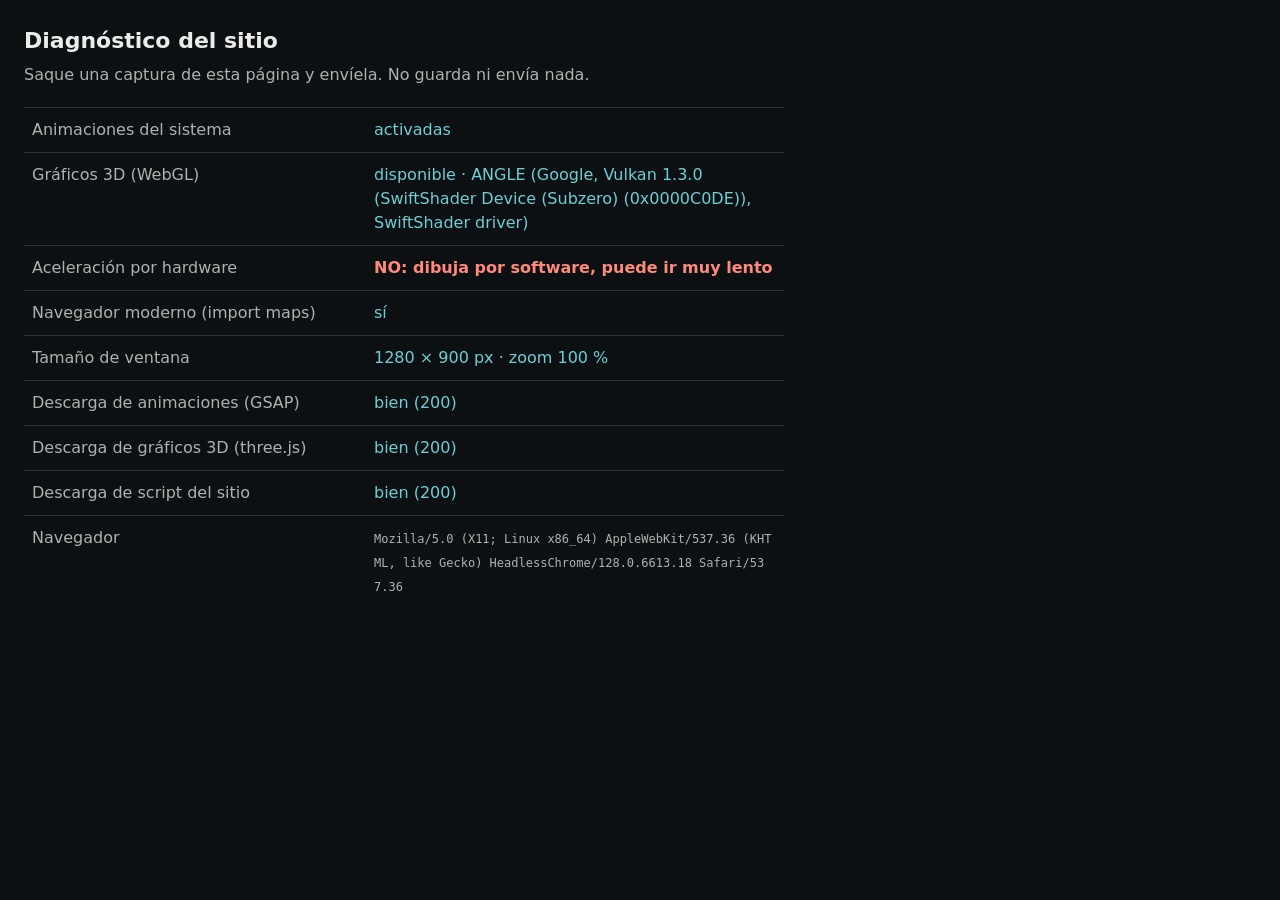
<file: diagnostico.html>
<!doctype html>
<html lang="es">
<head>
<meta charset="utf-8">
<meta name="viewport" content="width=device-width, initial-scale=1">
<meta name="robots" content="noindex">
<title>Diagnóstico del sitio</title>
<style>
  body{margin:0;background:#0c1012;color:#E9ECE9;font:16px/1.5 system-ui,Segoe UI,Arial,sans-serif;padding:24px}
  h1{font-size:22px;margin:0 0 6px}
  p{color:#AAB4B0;margin:0 0 20px}
  table{border-collapse:collapse;width:100%;max-width:760px}
  td{border-top:1px solid #2a3437;padding:10px 8px;vertical-align:top}
  td:first-child{color:#AAB4B0;width:45%}
  .ok{color:#6FCFD2}.mal{color:#ff8a7a;font-weight:600}
  code{font-size:12px;color:#AAB4B0;word-break:break-all}
</style>
</head>
<body>
<h1>Diagnóstico del sitio</h1>
<p>Saque una captura de esta página y envíela. No guarda ni envía nada.</p>
<table id="t"></table>
<script>
  var filas = [];
  function fila(n, v, ok) { filas.push('<tr><td>' + n + '</td><td class="' + (ok ? 'ok' : 'mal') + '">' + v + '</td></tr>'); }
  var ua = navigator.userAgent;
  var reduce = window.matchMedia && matchMedia('(prefers-reduced-motion: reduce)').matches;
  fila('Animaciones del sistema', reduce ? 'DESACTIVADAS (el sitio se muestra quieto a propósito)' : 'activadas', !reduce);
  var gl = null, renderer = '-';
  try {
    var c = document.createElement('canvas');
    gl = c.getContext('webgl2') || c.getContext('webgl');
    if (gl) { var d = gl.getExtension('WEBGL_debug_renderer_info'); renderer = d ? gl.getParameter(d.UNMASKED_RENDERER_WEBGL) : 'sí'; }
  } catch (e) {}
  fila('Gráficos 3D (WebGL)', gl ? 'disponible · ' + renderer : 'NO disponible (aceleración gráfica apagada o bloqueada)', !!gl);
  var soft = /SwiftShader|llvmpipe|Software|Basic Render/i.test(renderer);
  if (gl) fila('Aceleración por hardware', soft ? 'NO: dibuja por software, puede ir muy lento' : 'sí', !soft);
  var im = HTMLScriptElement.supports && HTMLScriptElement.supports('importmap');
  fila('Navegador moderno (import maps)', im ? 'sí' : 'NO: navegador antiguo, hay que actualizarlo', !!im);
  fila('Tamaño de ventana', innerWidth + ' × ' + innerHeight + ' px · zoom ' + Math.round(devicePixelRatio * 100) + ' %', true);
  function probar(url, nombre) {
    return fetch(url, { cache: 'no-store' }).then(function (r) { fila('Descarga de ' + nombre, r.ok ? 'bien (' + r.status + ')' : 'FALLA (' + r.status + ')', r.ok); })
      .catch(function () { fila('Descarga de ' + nombre, 'BLOQUEADA (antivirus, red o extensión)', false); });
  }
  Promise.all([
    probar('assets/vendor/gsap.min.js', 'animaciones (GSAP)'),
    probar('assets/vendor/three.module.min.js', 'gráficos 3D (three.js)'),
    probar('assets/sitio.js?v=2', 'script del sitio'),
  ]).then(function () {
    fila('Navegador', '<code>' + ua + '</code>', true);
    document.getElementById('t').innerHTML = filas.join('');
  });
</script>
</body>
</html>
</file>
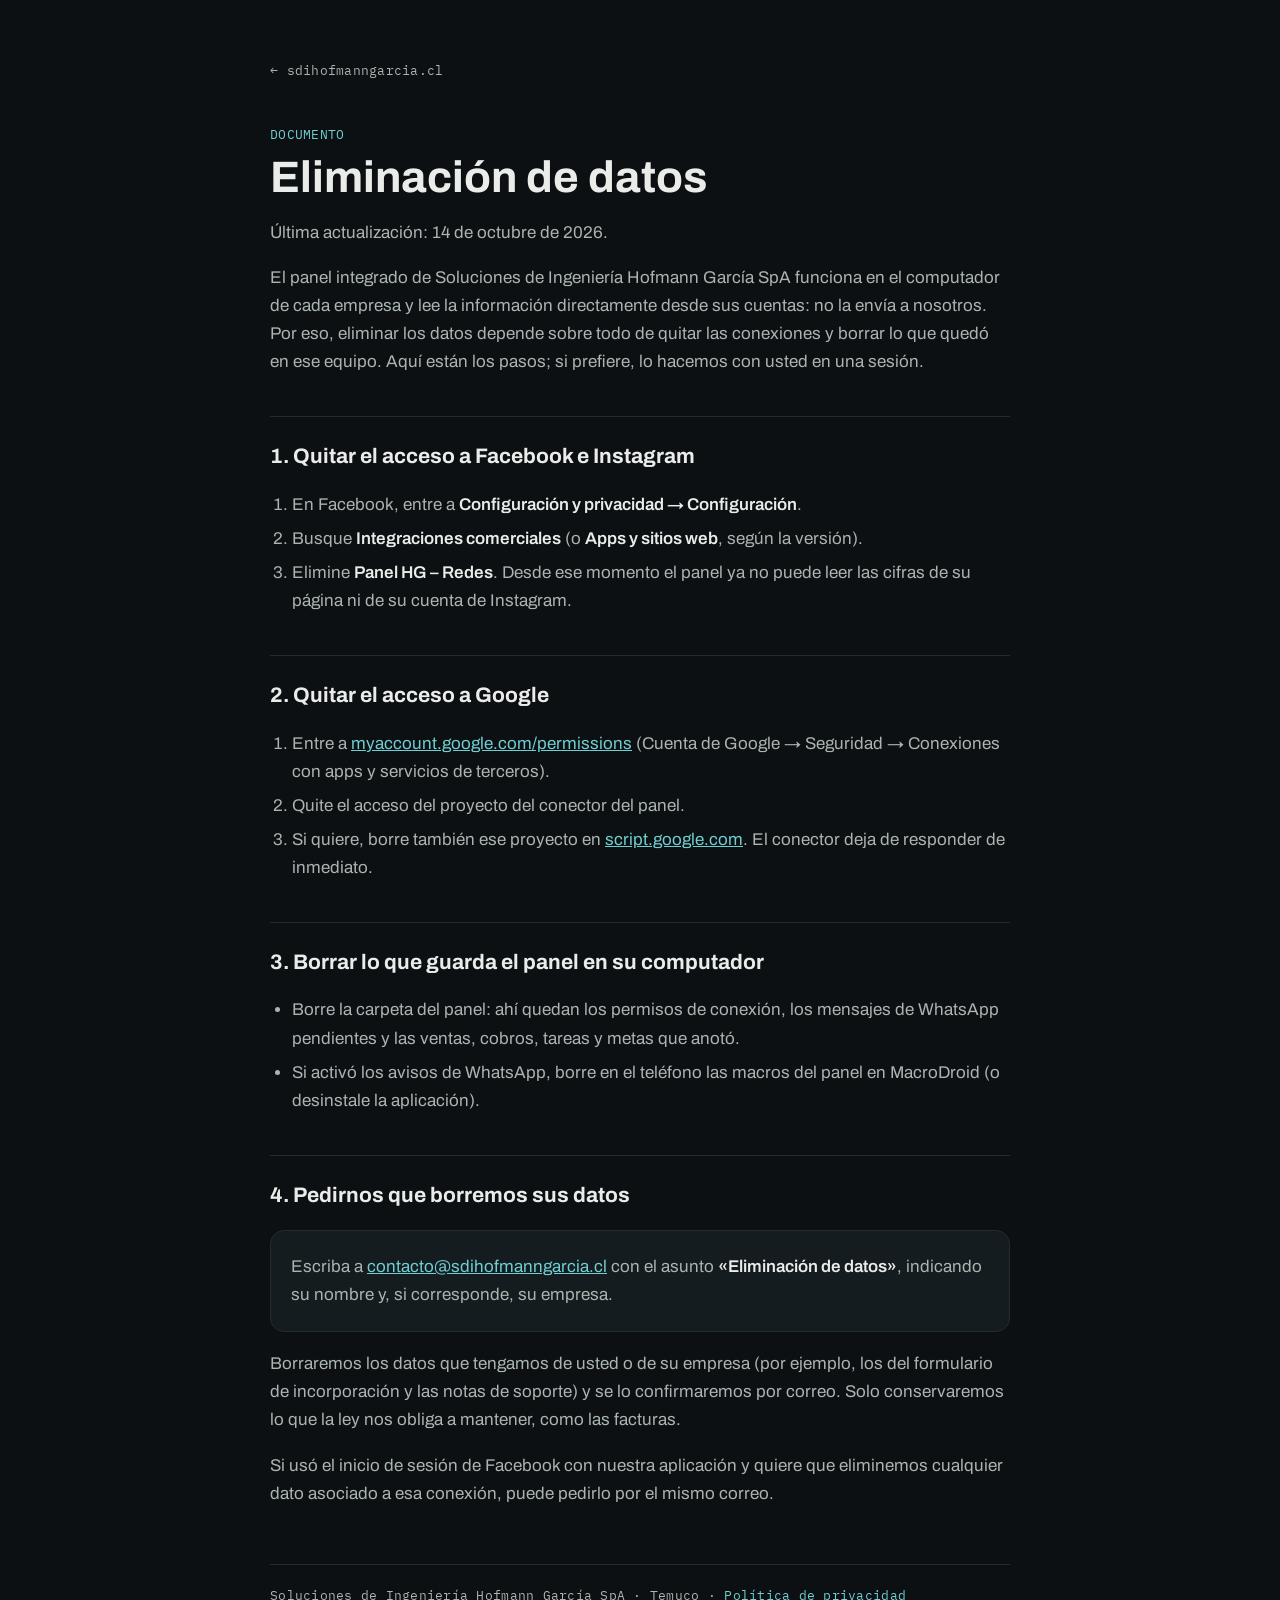
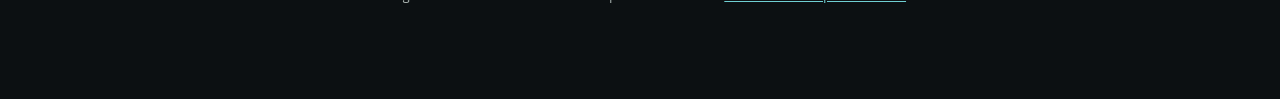
<file: eliminacion-de-datos.html>
<!doctype html>
<html lang="es">
<head>
<meta charset="utf-8">
<meta name="viewport" content="width=device-width, initial-scale=1">
<title>Eliminación de datos — Hofmann García</title>
<meta name="description" content="Cómo quitar las conexiones del panel integrado con Google y Meta, borrar lo que guarda en su computador y pedir a Hofmann García que elimine sus datos.">
<link rel="canonical" href="https://sdihofmanngarcia.cl/eliminacion-de-datos.html">
<link rel="icon" href="assets/favicon.svg" type="image/svg+xml">
<link rel="preconnect" href="https://fonts.googleapis.com">
<link rel="preconnect" href="https://fonts.gstatic.com" crossorigin>
<link rel="stylesheet" href="https://fonts.googleapis.com/css2?family=Archivo:wght@400;600;700&family=IBM+Plex+Mono:wght@400;500&display=swap">
<style>
  :root { --fondo:#0c1012; --sup:#151c1f; --tinta:#E9ECE9; --tinta-2:#AAB4B0; --regla:#222b2e; --acento:#6FCFD2; }
  * { box-sizing: border-box; }
  body { margin: 0; background: var(--fondo); color: var(--tinta); font: 17px/1.65 "Archivo", "Helvetica Neue", Arial, sans-serif; }
  main { max-width: 780px; margin: 0 auto; padding: 56px 20px 80px; }
  .volver, .etiqueta, .pie { font-family: "IBM Plex Mono", ui-monospace, Consolas, monospace; font-size: 13px; letter-spacing: .02em; }
  .volver { color: var(--tinta-2); text-decoration: none; }
  .volver:hover { color: var(--acento); }
  .etiqueta { color: var(--acento); text-transform: uppercase; margin: 40px 0 6px; }
  h1 { font-size: clamp(30px, 6vw, 44px); line-height: 1.1; margin: 8px 0 10px; font-weight: 700; }
  h2 { font-size: 21px; margin: 40px 0 10px; padding-top: 22px; border-top: 1px solid var(--regla); }
  p, li { color: var(--tinta-2); }
  strong { color: var(--tinta); font-weight: 600; }
  a { color: var(--acento); }
  ol, ul { padding-left: 22px; }
  li { margin: 6px 0; }
  .caja { background: var(--sup); border: 1px solid var(--regla); border-radius: 14px; padding: 18px 20px; margin: 18px 0; }
  .caja p { margin: 4px 0; }
  .pie { color: var(--tinta-2); margin-top: 56px; padding-top: 20px; border-top: 1px solid var(--regla); }
</style>
</head>
<body>
<main>
  <a class="volver" href="./">← sdihofmanngarcia.cl</a>
  <p class="etiqueta">Documento</p>
  <h1>Eliminación de datos</h1>
  <p>Última actualización: 14 de octubre de 2026.</p>

  <p>El panel integrado de Soluciones de Ingeniería Hofmann García SpA funciona en el computador de cada empresa y lee la información directamente desde sus cuentas: no la envía a nosotros. Por eso, eliminar los datos depende sobre todo de quitar las conexiones y borrar lo que quedó en ese equipo. Aquí están los pasos; si prefiere, lo hacemos con usted en una sesión.</p>

  <h2>1. Quitar el acceso a Facebook e Instagram</h2>
  <ol>
    <li>En Facebook, entre a <strong>Configuración y privacidad → Configuración</strong>.</li>
    <li>Busque <strong>Integraciones comerciales</strong> (o <strong>Apps y sitios web</strong>, según la versión).</li>
    <li>Elimine <strong>Panel HG – Redes</strong>. Desde ese momento el panel ya no puede leer las cifras de su página ni de su cuenta de Instagram.</li>
  </ol>

  <h2>2. Quitar el acceso a Google</h2>
  <ol>
    <li>Entre a <a href="https://myaccount.google.com/permissions" rel="noopener">myaccount.google.com/permissions</a> (Cuenta de Google → Seguridad → Conexiones con apps y servicios de terceros).</li>
    <li>Quite el acceso del proyecto del conector del panel.</li>
    <li>Si quiere, borre también ese proyecto en <a href="https://script.google.com" rel="noopener">script.google.com</a>. El conector deja de responder de inmediato.</li>
  </ol>

  <h2>3. Borrar lo que guarda el panel en su computador</h2>
  <ul>
    <li>Borre la carpeta del panel: ahí quedan los permisos de conexión, los mensajes de WhatsApp pendientes y las ventas, cobros, tareas y metas que anotó.</li>
    <li>Si activó los avisos de WhatsApp, borre en el teléfono las macros del panel en MacroDroid (o desinstale la aplicación).</li>
  </ul>

  <h2>4. Pedirnos que borremos sus datos</h2>
  <div class="caja">
    <p>Escriba a <a href="mailto:contacto@sdihofmanngarcia.cl?subject=Eliminaci%C3%B3n%20de%20datos">contacto@sdihofmanngarcia.cl</a> con el asunto <strong>«Eliminación de datos»</strong>, indicando su nombre y, si corresponde, su empresa.</p>
  </div>
  <p>Borraremos los datos que tengamos de usted o de su empresa (por ejemplo, los del formulario de incorporación y las notas de soporte) y se lo confirmaremos por correo. Solo conservaremos lo que la ley nos obliga a mantener, como las facturas.</p>
  <p>Si usó el inicio de sesión de Facebook con nuestra aplicación y quiere que eliminemos cualquier dato asociado a esa conexión, puede pedirlo por el mismo correo.</p>

  <p class="pie">Soluciones de Ingeniería Hofmann García SpA · Temuco · <a href="privacidad.html">Política de privacidad</a></p>
</main>
</body>
</html>
</file>
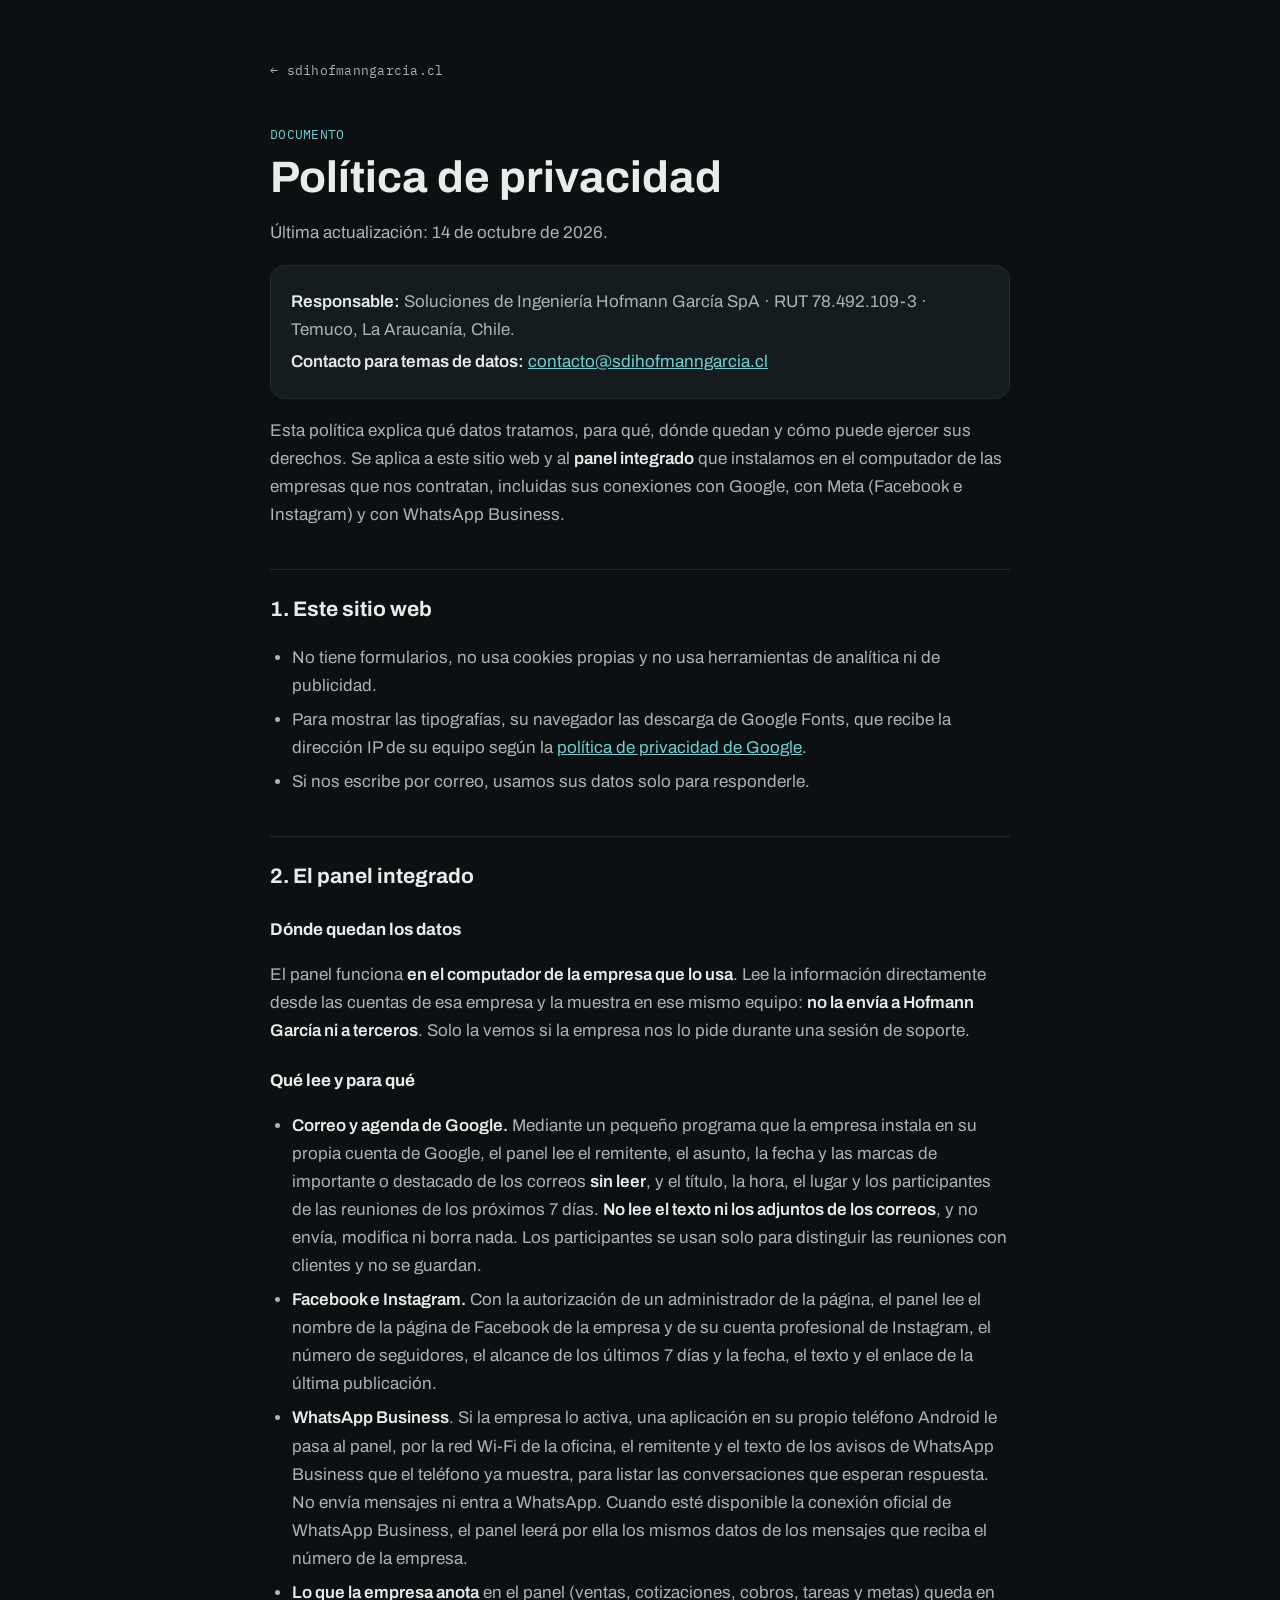
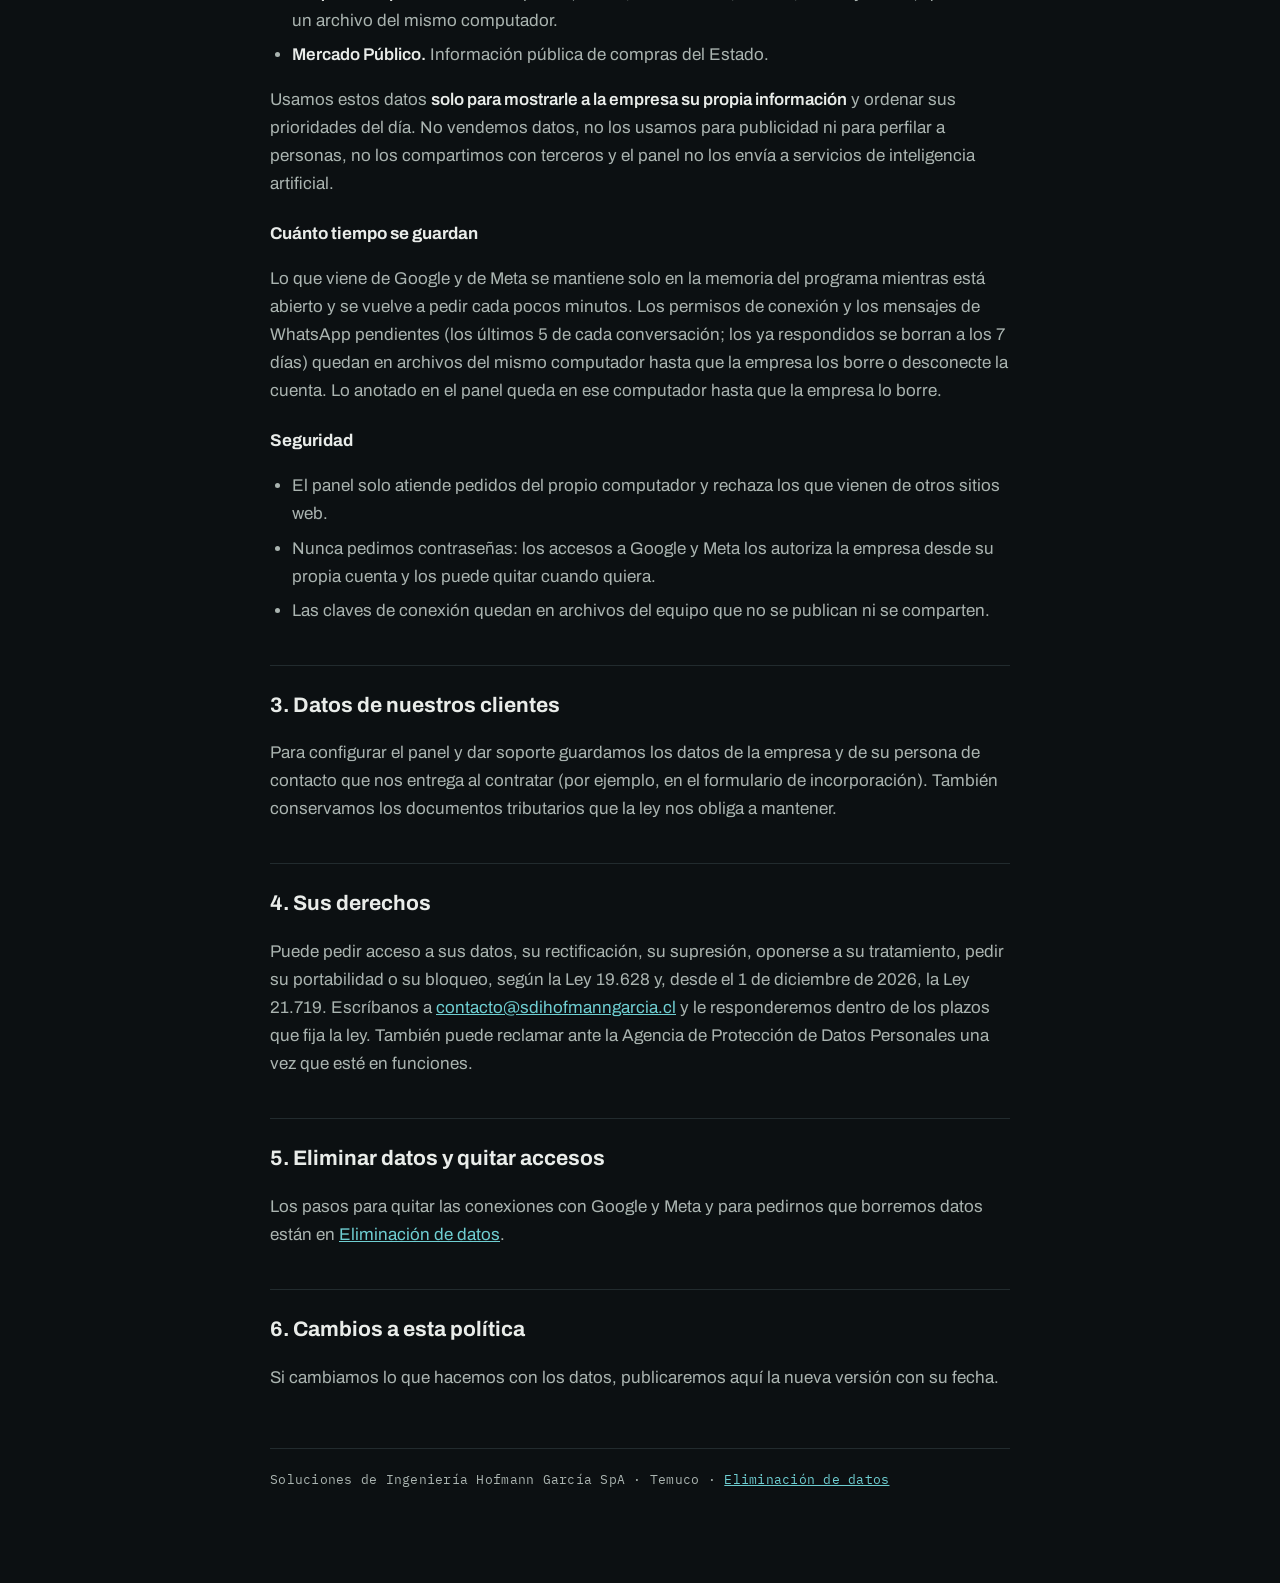
<file: privacidad.html>
<!doctype html>
<html lang="es">
<head>
<meta charset="utf-8">
<meta name="viewport" content="width=device-width, initial-scale=1">
<title>Política de privacidad — Hofmann García</title>
<meta name="description" content="Qué datos trata Soluciones de Ingeniería Hofmann García SpA en su sitio y en el panel integrado que instala a sus clientes, para qué, dónde quedan y cómo ejercer sus derechos.">
<link rel="canonical" href="https://sdihofmanngarcia.cl/privacidad.html">
<link rel="icon" href="assets/favicon.svg" type="image/svg+xml">
<link rel="preconnect" href="https://fonts.googleapis.com">
<link rel="preconnect" href="https://fonts.gstatic.com" crossorigin>
<link rel="stylesheet" href="https://fonts.googleapis.com/css2?family=Archivo:wght@400;600;700&family=IBM+Plex+Mono:wght@400;500&display=swap">
<style>
  :root { --fondo:#0c1012; --sup:#151c1f; --tinta:#E9ECE9; --tinta-2:#AAB4B0; --regla:#222b2e; --acento:#6FCFD2; }
  * { box-sizing: border-box; }
  body { margin: 0; background: var(--fondo); color: var(--tinta); font: 17px/1.65 "Archivo", "Helvetica Neue", Arial, sans-serif; }
  main { max-width: 780px; margin: 0 auto; padding: 56px 20px 80px; }
  .volver, .etiqueta, .pie { font-family: "IBM Plex Mono", ui-monospace, Consolas, monospace; font-size: 13px; letter-spacing: .02em; }
  .volver { color: var(--tinta-2); text-decoration: none; }
  .volver:hover { color: var(--acento); }
  .etiqueta { color: var(--acento); text-transform: uppercase; margin: 40px 0 6px; }
  h1 { font-size: clamp(30px, 6vw, 44px); line-height: 1.1; margin: 8px 0 10px; font-weight: 700; }
  h2 { font-size: 21px; margin: 40px 0 10px; padding-top: 22px; border-top: 1px solid var(--regla); }
  h3 { font-size: 17px; margin: 22px 0 6px; }
  p, li { color: var(--tinta-2); }
  strong { color: var(--tinta); font-weight: 600; }
  a { color: var(--acento); }
  ul { padding-left: 22px; }
  li { margin: 6px 0; }
  .caja { background: var(--sup); border: 1px solid var(--regla); border-radius: 14px; padding: 18px 20px; margin: 18px 0; }
  .caja p { margin: 4px 0; }
  .pie { color: var(--tinta-2); margin-top: 56px; padding-top: 20px; border-top: 1px solid var(--regla); }
</style>
</head>
<body>
<main>
  <a class="volver" href="./">← sdihofmanngarcia.cl</a>
  <p class="etiqueta">Documento</p>
  <h1>Política de privacidad</h1>
  <p>Última actualización: 14 de octubre de 2026.</p>

  <div class="caja">
    <p><strong>Responsable:</strong> Soluciones de Ingeniería Hofmann García SpA · RUT 78.492.109-3 · Temuco, La Araucanía, Chile.</p>
    <p><strong>Contacto para temas de datos:</strong> <a href="mailto:contacto@sdihofmanngarcia.cl">contacto@sdihofmanngarcia.cl</a></p>
  </div>

  <p>Esta política explica qué datos tratamos, para qué, dónde quedan y cómo puede ejercer sus derechos. Se aplica a este sitio web y al <strong>panel integrado</strong> que instalamos en el computador de las empresas que nos contratan, incluidas sus conexiones con Google, con Meta (Facebook e Instagram) y con WhatsApp Business.</p>

  <h2>1. Este sitio web</h2>
  <ul>
    <li>No tiene formularios, no usa cookies propias y no usa herramientas de analítica ni de publicidad.</li>
    <li>Para mostrar las tipografías, su navegador las descarga de Google Fonts, que recibe la dirección IP de su equipo según la <a href="https://policies.google.com/privacy" rel="noopener">política de privacidad de Google</a>.</li>
    <li>Si nos escribe por correo, usamos sus datos solo para responderle.</li>
  </ul>

  <h2>2. El panel integrado</h2>
  <h3>Dónde quedan los datos</h3>
  <p>El panel funciona <strong>en el computador de la empresa que lo usa</strong>. Lee la información directamente desde las cuentas de esa empresa y la muestra en ese mismo equipo: <strong>no la envía a Hofmann García ni a terceros</strong>. Solo la vemos si la empresa nos lo pide durante una sesión de soporte.</p>

  <h3>Qué lee y para qué</h3>
  <ul>
    <li><strong>Correo y agenda de Google.</strong> Mediante un pequeño programa que la empresa instala en su propia cuenta de Google, el panel lee el remitente, el asunto, la fecha y las marcas de importante o destacado de los correos <strong>sin leer</strong>, y el título, la hora, el lugar y los participantes de las reuniones de los próximos 7 días. <strong>No lee el texto ni los adjuntos de los correos</strong>, y no envía, modifica ni borra nada. Los participantes se usan solo para distinguir las reuniones con clientes y no se guardan.</li>
    <li><strong>Facebook e Instagram.</strong> Con la autorización de un administrador de la página, el panel lee el nombre de la página de Facebook de la empresa y de su cuenta profesional de Instagram, el número de seguidores, el alcance de los últimos 7 días y la fecha, el texto y el enlace de la última publicación.</li>
    <li><strong>WhatsApp Business</strong>. Si la empresa lo activa, una aplicación en su propio teléfono Android le pasa al panel, por la red Wi-Fi de la oficina, el remitente y el texto de los avisos de WhatsApp Business que el teléfono ya muestra, para listar las conversaciones que esperan respuesta. No envía mensajes ni entra a WhatsApp. Cuando esté disponible la conexión oficial de WhatsApp Business, el panel leerá por ella los mismos datos de los mensajes que reciba el número de la empresa.</li>
    <li><strong>Lo que la empresa anota</strong> en el panel (ventas, cotizaciones, cobros, tareas y metas) queda en un archivo del mismo computador.</li>
    <li><strong>Mercado Público.</strong> Información pública de compras del Estado.</li>
  </ul>
  <p>Usamos estos datos <strong>solo para mostrarle a la empresa su propia información</strong> y ordenar sus prioridades del día. No vendemos datos, no los usamos para publicidad ni para perfilar a personas, no los compartimos con terceros y el panel no los envía a servicios de inteligencia artificial.</p>

  <h3>Cuánto tiempo se guardan</h3>
  <p>Lo que viene de Google y de Meta se mantiene solo en la memoria del programa mientras está abierto y se vuelve a pedir cada pocos minutos. Los permisos de conexión y los mensajes de WhatsApp pendientes (los últimos 5 de cada conversación; los ya respondidos se borran a los 7 días) quedan en archivos del mismo computador hasta que la empresa los borre o desconecte la cuenta. Lo anotado en el panel queda en ese computador hasta que la empresa lo borre.</p>

  <h3>Seguridad</h3>
  <ul>
    <li>El panel solo atiende pedidos del propio computador y rechaza los que vienen de otros sitios web.</li>
    <li>Nunca pedimos contraseñas: los accesos a Google y Meta los autoriza la empresa desde su propia cuenta y los puede quitar cuando quiera.</li>
    <li>Las claves de conexión quedan en archivos del equipo que no se publican ni se comparten.</li>
  </ul>

  <h2>3. Datos de nuestros clientes</h2>
  <p>Para configurar el panel y dar soporte guardamos los datos de la empresa y de su persona de contacto que nos entrega al contratar (por ejemplo, en el formulario de incorporación). También conservamos los documentos tributarios que la ley nos obliga a mantener.</p>

  <h2>4. Sus derechos</h2>
  <p>Puede pedir acceso a sus datos, su rectificación, su supresión, oponerse a su tratamiento, pedir su portabilidad o su bloqueo, según la Ley 19.628 y, desde el 1 de diciembre de 2026, la Ley 21.719. Escríbanos a <a href="mailto:contacto@sdihofmanngarcia.cl">contacto@sdihofmanngarcia.cl</a> y le responderemos dentro de los plazos que fija la ley. También puede reclamar ante la Agencia de Protección de Datos Personales una vez que esté en funciones.</p>

  <h2>5. Eliminar datos y quitar accesos</h2>
  <p>Los pasos para quitar las conexiones con Google y Meta y para pedirnos que borremos datos están en <a href="eliminacion-de-datos.html">Eliminación de datos</a>.</p>

  <h2>6. Cambios a esta política</h2>
  <p>Si cambiamos lo que hacemos con los datos, publicaremos aquí la nueva versión con su fecha.</p>

  <p class="pie">Soluciones de Ingeniería Hofmann García SpA · Temuco · <a href="eliminacion-de-datos.html">Eliminación de datos</a></p>
</main>
</body>
</html>
</file>
<file: assets/estilos.css>
/* Hofmann García — sitio 2026
 * Grafito y teal de la marca. Archivo expandido para los titulares, Source
 * Serif en cursiva para el énfasis, IBM Plex Mono para todo lo que se lee
 * como rótulo de plano. */

:root{
  color-scheme:dark;
  --fondo:#0c1012; --fondo-2:#11171a; --sup:#151c1f; --sup-2:#1b2427;
  --tinta:#E9ECE9; --tinta-2:#AAB4B0; --tenue:#7B8480;
  --regla:#222b2e; --regla-2:#34403f;
  --acento:#3FAEB4; --acento-claro:#6FCFD2; --acento-hondo:#14646D; --acento-velo:rgba(63,174,180,.12);
  --lago:#7C8FE8;
  --papel:#F1F2EF; --papel-tinta:#141819; --papel-2:#4a5152; --papel-regla:#cfd3cc;

  --titular:"Archivo","Helvetica Neue",Arial,sans-serif;
  --serif:"Source Serif 4",Georgia,serif;
  --mono:"IBM Plex Mono",ui-monospace,Consolas,monospace;

  --ancho:1320px;
  --margen:clamp(16px,4vw,48px);
  --banda:clamp(88px,12vw,180px);
  --curva:cubic-bezier(.2,.7,.1,1);
}

*,*::before,*::after{box-sizing:border-box}
html{-webkit-text-size-adjust:100%;text-size-adjust:100%;overflow-x:clip}
html.lenis,html.lenis body{height:auto}
.lenis.lenis-smooth{scroll-behavior:auto!important}
body{
  margin:0;background:var(--fondo);color:var(--tinta);
  font:400 17px/1.6 var(--titular);font-variation-settings:"wdth" 100;
  -webkit-font-smoothing:antialiased;overflow-x:hidden;
}
body.cargando{overflow:hidden}
img,svg{display:block;max-width:100%}
a{color:inherit}
h1,h2,h3{margin:0;font-weight:600}
p{margin:0}
.mono{font-family:var(--mono);font-size:12px;letter-spacing:.06em;text-transform:uppercase}
.sr{position:absolute;width:1px;height:1px;overflow:hidden;clip:rect(0 0 0 0);white-space:nowrap}
.envoltura{width:100%;max-width:var(--ancho);margin:0 auto;padding:0 var(--margen)}
em{font-family:var(--serif);font-style:italic;font-weight:400;color:var(--acento-claro);font-variation-settings:normal;letter-spacing:-.01em}
:focus-visible{outline:2px solid var(--acento-claro);outline-offset:3px;border-radius:2px}
::selection{background:var(--acento);color:#061112}

.saltar{position:fixed;left:12px;top:-60px;z-index:100;background:var(--acento);color:#061112;padding:10px 14px;font-weight:600;text-decoration:none}
.saltar:focus{top:12px}

main{position:relative;z-index:2}
/* ------------------------------------------------------------ barra */
.barra{
  position:fixed;top:0;left:0;right:0;z-index:40;
  display:flex;align-items:center;justify-content:space-between;gap:24px;
  padding:18px var(--margen);
  transition:background .4s,border-color .4s,transform .5s var(--curva);
  border-bottom:1px solid transparent;
}
.barra.con-fondo{background:rgba(12,16,18,.78);backdrop-filter:blur(12px);-webkit-backdrop-filter:blur(12px);border-color:var(--regla)}
.barra.oculta{transform:translateY(-100%)}
.marca{white-space:nowrap;display:flex;align-items:center;gap:12px;text-decoration:none;font-weight:600;letter-spacing:-.01em;font-variation-settings:"wdth" 110}
.marca svg{color:var(--acento-claro)}
/* en pantallas anchas el nombre va en una línea; en las demás, apilado */
.marca__pre{font-weight:500}
@media (max-width:1360px){
  .marca__texto{display:flex;flex-direction:column;line-height:1.15}
  .marca__pre{font:500 10.5px/1.2 var(--mono);letter-spacing:.06em;text-transform:uppercase;color:var(--tinta-2)}
}
.menu{display:flex;gap:clamp(14px,2.2vw,34px)}
.menu a{white-space:nowrap;font:500 12px/1 var(--mono);letter-spacing:.08em;text-transform:uppercase;text-decoration:none;color:var(--tinta-2);padding:8px 0;position:relative}
.menu a::after{content:"";position:absolute;left:0;right:0;bottom:2px;height:1px;background:var(--acento-claro);transform:scaleX(0);transform-origin:right;transition:transform .45s var(--curva)}
.menu a:hover,.menu a.activo{color:var(--tinta)}
.menu a:hover::after,.menu a.activo::after{transform:scaleX(1);transform-origin:left}
.barra__lado{display:flex;align-items:center;gap:20px}
.reloj{white-space:nowrap;font:500 11px/1 var(--mono);letter-spacing:.1em;text-transform:uppercase;color:var(--tenue)}
.reloj b{color:var(--tinta-2);font-weight:500}
.barra__abrir{display:none;background:none;border:0;padding:10px 4px;color:var(--tinta)}
.barra__abrir span:not(.sr){display:block;width:24px;height:1.5px;background:currentColor;margin:5px 0;transition:transform .4s var(--curva)}
.barra__abrir[aria-expanded="true"] span:nth-child(1){transform:translateY(3.25px) rotate(45deg)}
.barra__abrir[aria-expanded="true"] span:nth-child(2){transform:translateY(-3.25px) rotate(-45deg)}

/* ------------------------------------------------------------ botones */
.boton{
  --x:0px;--y:0px;
  display:inline-flex;align-items:center;gap:12px;
  padding:17px 26px;background:var(--acento);color:#061112;text-decoration:none;
  font:600 15px/1 var(--titular);font-variation-settings:"wdth" 108;
  border-radius:999px;position:relative;overflow:hidden;isolation:isolate;
  transition:color .4s;
}
.boton::before{content:"";position:absolute;inset:0;z-index:-1;background:var(--tinta);transform:translateY(101%);border-radius:inherit;transition:transform .5s var(--curva)}
.boton:hover::before{transform:none}
.boton span{transition:transform .4s var(--curva)}
.boton:hover span{transform:translateX(4px)}
.boton--chico{padding:11px 18px;font-size:13px}
.enlace{font-weight:500;text-decoration:none;background:linear-gradient(currentColor,currentColor) 0 100%/100% 1px no-repeat;padding-bottom:3px;transition:background-size .5s var(--curva)}
.enlace:hover{background-size:0 1px;background-position:100% 100%}

/* ------------------------------------------------------------ regla */
.regla{
  position:fixed;right:clamp(14px,1.6vw,26px);top:50%;z-index:30;
  height:min(46vh,380px);transform:translateY(-50%);
  display:flex;flex-direction:column;align-items:center;
}
.regla__tope{width:11px;height:1.5px;background:var(--acento)}
.regla__linea{flex:1;width:1.5px;background:var(--regla-2);position:relative}
.regla__avance{position:absolute;left:0;top:0;width:100%;height:100%;background:var(--acento);transform-origin:top;transform:scaleY(0)}
.regla__rotulo{
  position:absolute;right:18px;top:50%;writing-mode:vertical-rl;transform:translateY(-50%) rotate(180deg);
  font:500 10.5px/1 var(--mono);letter-spacing:.14em;text-transform:uppercase;color:var(--tenue);white-space:nowrap;
}
.regla__rotulo b{color:var(--tinta);font-weight:500}
/* sobre la banda clara, la regla y el cursor pasan a tinta oscura */
.en-claro .regla__rotulo{color:var(--papel-2)}
.en-claro .regla__rotulo b{color:var(--papel-tinta)}
.en-claro .regla__linea{background:var(--papel-regla)}
.en-claro .regla__tope,.en-claro .regla__avance{background:var(--acento-hondo)}
.en-claro .cursor__cruz::before,.en-claro .cursor__cruz::after{background:var(--papel-tinta)}

/* ------------------------------------------------------------ rótulos de sección */
.rotulo{display:flex;align-items:center;gap:14px;color:var(--acento-claro);margin-bottom:clamp(22px,3vw,38px)}
.cota-mini{display:inline-block;width:44px;height:9px;position:relative;flex:none}
.cota-mini::before{content:"";position:absolute;left:0;right:0;top:4px;height:1.5px;background:currentColor}
.cota-mini::after{content:"";position:absolute;inset:0;border-left:1.5px solid currentColor;border-right:1.5px solid currentColor}
.titulo-seccion{
  font-size:clamp(40px,7.2vw,112px);line-height:.92;letter-spacing:-.035em;font-weight:600;
  font-variation-settings:"wdth" 118;
}
.entrada{font-size:clamp(17px,1.5vw,21px);line-height:1.55;color:var(--tinta-2);max-width:38ch}
.etiquetas{color:var(--tenue);font-size:11px;line-height:1.8}

/* ------------------------------------------------------------ 02 método */
.metodo{position:relative;overflow:hidden;background:linear-gradient(transparent,var(--fondo) 18%)}
.metodo__pista{display:flex;align-items:center;gap:clamp(20px,2.4vw,40px);padding:0 var(--margen);width:max-content;min-height:100vh;min-height:100svh}
.metodo__cabeza{width:min(84vw,600px);flex:none;display:grid;gap:26px;padding-right:clamp(10px,3vw,60px)}
.metodo__cabeza .titulo-seccion{font-size:clamp(40px,5.6vw,92px)}
.metodo__cabeza .rotulo{margin-bottom:0}
.paso{
  width:min(80vw,440px);flex:none;position:relative;
  border-top:1.5px solid var(--regla-2);padding-top:26px;
}
.paso::before{content:"";position:absolute;left:0;top:-6px;width:1.5px;height:11px;background:var(--acento)}
.paso__num{position:absolute;right:0;top:18px;font:500 clamp(56px,6vw,96px)/1 var(--titular);font-variation-settings:"wdth" 70;color:transparent;-webkit-text-stroke:1px var(--regla-2);letter-spacing:-.04em}
.paso__dibujo{width:100%;height:auto;aspect-ratio:3/2;max-height:34vh;margin:18px 0 26px;background:
  linear-gradient(var(--regla) 1px,transparent 1px) 0 0/20px 20px,
  linear-gradient(90deg,var(--regla) 1px,transparent 1px) 0 0/20px 20px;
  border:1px solid var(--regla)}
.paso__dibujo path,.paso__dibujo circle,.paso__dibujo rect{fill:none;stroke:var(--acento-claro);stroke-width:1.6;vector-effect:non-scaling-stroke}
.paso h3{font-size:clamp(26px,2.4vw,34px);letter-spacing:-.02em;font-variation-settings:"wdth" 115;margin-bottom:12px}
.paso p{color:var(--tinta-2);max-width:36ch}

/* ------------------------------------------------------------ 03 servicios */
.servicios{padding-top:var(--banda);padding-bottom:var(--banda);background:var(--fondo)}
.lista-servicios{list-style:none;margin:clamp(36px,5vw,70px) 0 0;padding:0;border-top:1px solid var(--regla-2)}
.servicio{border-bottom:1px solid var(--regla-2);position:relative}
.servicio::before{content:"";position:absolute;left:0;right:0;top:0;bottom:0;background:var(--acento-velo);transform:scaleY(0);transform-origin:bottom;transition:transform .55s var(--curva);pointer-events:none}
.servicio:hover::before,.servicio.abierto::before{transform:scaleY(1)}
.servicio__cabeza{
  width:100%;display:grid;grid-template-columns:70px 1fr 40px;align-items:center;gap:16px;
  padding:clamp(20px,2.6vw,34px) 8px;background:none;border:0;color:inherit;text-align:left;font:inherit;cursor:pointer;
}
.servicio__num{color:var(--acento-claro)}
.servicio__nombre{font-size:clamp(28px,4.6vw,68px);line-height:1;letter-spacing:-.035em;font-weight:500;font-variation-settings:"wdth" 112;transition:transform .55s var(--curva),font-variation-settings .55s var(--curva)}
.servicio:hover .servicio__nombre,.servicio.abierto .servicio__nombre{transform:translateX(14px);font-variation-settings:"wdth" 125}
.servicio__signo{width:22px;height:22px;position:relative;justify-self:end}
.servicio__signo::before,.servicio__signo::after{content:"";position:absolute;background:var(--tinta);left:0;top:10px;width:22px;height:1.5px;transition:transform .45s var(--curva)}
.servicio__signo::after{transform:rotate(90deg)}
.servicio.abierto .servicio__signo::after{transform:rotate(0)}
.servicio__cuerpo{display:grid;grid-template-rows:0fr;transition:grid-template-rows .55s var(--curva)}
.servicio.abierto .servicio__cuerpo{grid-template-rows:1fr}
.servicio__cuerpo>div{overflow:hidden;padding-left:94px;padding-right:8px}
.servicio__cuerpo p:first-child{max-width:60ch;color:var(--tinta-2);font-size:clamp(16px,1.3vw,19px);padding-top:2px}
.servicio__cuerpo .etiquetas{margin:14px 0 30px}

/* ------------------------------------------------------------ 04 laboratorio */
.laboratorio{padding-top:var(--banda);padding-bottom:var(--banda);background:var(--fondo)}
.laboratorio__cabeza{display:flex;justify-content:space-between;align-items:flex-end;gap:30px;flex-wrap:wrap}
.laminas{display:grid;grid-template-columns:repeat(3,1fr);gap:clamp(14px,1.6vw,22px);margin-top:clamp(40px,5vw,70px)}
.lamina{
  --rx:0deg;--ry:0deg;
  position:relative;display:flex;flex-direction:column;
  border:1px solid var(--regla-2);background:var(--fondo-2);padding:18px 18px 0;
  transform:perspective(900px) rotateX(var(--rx)) rotateY(var(--ry));transition:transform .5s var(--curva),border-color .4s;
}
.lamina:hover{border-color:var(--acento-hondo)}
.lamina::after{content:"";position:absolute;inset:6px;border:1px solid var(--regla);pointer-events:none}
.lamina__dibujo{aspect-ratio:2/1.1;display:grid;place-items:center;margin-bottom:22px;border-bottom:1px solid var(--regla);background:
  radial-gradient(circle,var(--regla-2) 1px,transparent 1.4px) 0 0/16px 16px}
.lamina__dibujo svg{width:70%;height:auto}
.lamina__dibujo path,.lamina__dibujo rect,.lamina__dibujo circle,.lamina__dibujo ellipse{fill:none;stroke:var(--acento-claro);stroke-width:1.5;vector-effect:non-scaling-stroke}
.lamina h3{font-size:clamp(20px,1.7vw,24px);line-height:1.15;letter-spacing:-.02em;font-variation-settings:"wdth" 108;margin-bottom:10px}
.lamina>p{color:var(--tinta-2);font-size:15.5px;line-height:1.55;margin-bottom:22px}
.cajetin{margin:auto -18px 0;display:grid;grid-template-columns:1fr 1fr;border-top:1px solid var(--regla-2)}
.cajetin div{padding:10px 18px;border-right:1px solid var(--regla-2);border-bottom:1px solid var(--regla-2)}
.cajetin div:nth-child(2n){border-right:0}
.cajetin div:nth-last-child(-n+2){border-bottom:0}
.cajetin div:last-child:nth-child(odd){grid-column:1/-1;border-right:0}
.cajetin dt{font-size:9.5px;color:var(--tenue);margin-bottom:3px}
.cajetin dd{margin:0;font-size:11.5px;color:var(--tinta);text-transform:none;letter-spacing:.02em}
.laboratorio__pie{margin-top:40px;font-size:clamp(17px,1.5vw,21px);color:var(--tinta-2)}
.laboratorio__pie .enlace{color:var(--tinta)}

/* ------------------------------------------------------------ 05 empresas */
.empresas{padding-top:var(--banda);padding-bottom:var(--banda);background:var(--fondo)}
.empresas__cabeza{display:flex;justify-content:space-between;align-items:flex-end;gap:30px;flex-wrap:wrap}
.ofertas{display:grid;grid-template-columns:repeat(3,1fr);margin-top:clamp(40px,5vw,70px);border-top:1.5px solid var(--tinta)}
.oferta{padding:26px 26px 30px 0;border-right:1px solid var(--regla-2);position:relative}
.oferta+.oferta{padding-left:26px}
.oferta:last-child{border-right:0}
.oferta::before{content:"";position:absolute;left:0;right:0;top:-1.5px;height:1.5px;background:var(--acento-claro);transform:scaleX(0);transform-origin:left;transition:transform .6s var(--curva)}
.oferta+.oferta::before{left:0}
.oferta:hover::before{transform:scaleX(1)}
.oferta__tope{color:var(--acento-claro);margin-bottom:18px}
.oferta h3{font-size:clamp(26px,2.6vw,38px);letter-spacing:-.03em;font-variation-settings:"wdth" 115;margin-bottom:12px}
.oferta p:last-child{color:var(--tinta-2);max-width:34ch}
.empresas__pie{margin-top:clamp(30px,4vw,48px);color:var(--tenue);text-transform:none;letter-spacing:.03em;font-size:12px}

/* ------------------------------------------------------------ 05 sector público (banda clara) */
.publico{background:var(--papel);color:var(--papel-tinta);padding:var(--banda) 0;position:relative}
.publico::before{content:"";position:absolute;inset:0;pointer-events:none;background:
  linear-gradient(var(--papel-regla) 1px,transparent 1px) 0 0/40px 40px,
  linear-gradient(90deg,var(--papel-regla) 1px,transparent 1px) 0 0/40px 40px;opacity:.45}
.publico .envoltura{position:relative}
.publico .rotulo{color:var(--acento-hondo)}
.publico em{color:var(--acento-hondo)}
.publico__cabeza{display:flex;justify-content:space-between;align-items:flex-end;gap:30px;flex-wrap:wrap}
.publico .entrada{color:var(--papel-2)}
.modalidades{display:grid;grid-template-columns:repeat(3,1fr);gap:0;margin-top:clamp(40px,5vw,70px);border-top:1.5px solid var(--papel-tinta)}
.modalidad{padding:26px 26px 30px 0;border-right:1px solid var(--papel-regla)}
.modalidad+.modalidad{padding-left:26px}
.modalidad:last-child{border-right:0}
.modalidad__tope{color:var(--acento-hondo);margin-bottom:18px}
.modalidad h3{font-size:clamp(26px,2.6vw,38px);letter-spacing:-.03em;font-variation-settings:"wdth" 115;margin-bottom:12px}
.modalidad p:last-child{color:var(--papel-2);max-width:34ch}
.ficha{margin:clamp(40px,5vw,64px) 0 0;display:grid;grid-template-columns:repeat(3,1fr);border:1.5px solid var(--papel-tinta);background:var(--papel)}
.ficha div{padding:14px 18px;border-right:1px solid var(--papel-regla);border-bottom:1px solid var(--papel-regla)}
.ficha div:nth-child(3n){border-right:0}
.ficha div:nth-last-child(-n+3){border-bottom:0}
.ficha dt{font-size:10px;color:var(--papel-2);margin-bottom:4px}
.ficha dd{margin:0;font-size:12.5px;text-transform:none;letter-spacing:.02em;color:var(--papel-tinta)}

/* ------------------------------------------------------------ 07 contacto */
.contacto{padding-top:var(--banda);background:var(--fondo);position:relative}
.contacto__titulo{font-size:clamp(46px,9vw,150px);line-height:.9;letter-spacing:-.045em;font-variation-settings:"wdth" 122;margin-bottom:28px}
.contacto__correo{
  display:inline-block;margin-top:clamp(34px,5vw,60px);text-decoration:none;
  font-size:clamp(24px,4.4vw,64px);letter-spacing:-.03em;font-weight:500;font-variation-settings:"wdth" 100;
  border-bottom:2px solid var(--acento);padding-bottom:6px;word-break:break-all;transition:color .3s
}
.contacto__correo:hover{color:var(--acento-claro)}
.contacto__whatsapp{display:flex;flex-wrap:wrap;align-items:center;gap:14px 22px;margin-top:clamp(26px,3.4vw,40px)}
.contacto__whatsapp .mono{color:var(--tenue)}
.contacto__datos{display:grid;grid-template-columns:repeat(4,1fr);gap:30px;margin-top:clamp(50px,6vw,90px);padding-bottom:clamp(60px,8vw,110px)}
.contacto__datos .mono{color:var(--tenue);margin-bottom:10px}
.contacto__datos a{text-decoration:none}
.contacto__datos a:hover{color:var(--acento-claro)}
.pie{border-top:1px solid var(--regla-2)}
.pie__cajetin{display:grid;grid-template-columns:1fr 2.4fr .7fr .9fr .7fr 1.1fr}
.pie__cajetin div{padding:16px 16px 18px;border-right:1px solid var(--regla-2)}
.pie__cajetin div:first-child{padding-left:0}
.pie__cajetin div:last-child{border-right:0}
.pie__cajetin span{display:block;font-size:9.5px;color:var(--tenue);margin-bottom:5px}
.pie__cajetin b{font-weight:500;font-size:11.5px;color:var(--tinta-2);text-transform:none;letter-spacing:.02em}

/* ------------------------------------------------------------ pantallas medianas y chicas */
@media (max-width:1280px){
  .reloj{display:none}
  .menu{gap:clamp(12px,1.6vw,22px)}
}
@media (max-width:1080px){
  .laminas{grid-template-columns:1fr 1fr}
}
@media (max-width:900px){
  .barra{padding:14px var(--margen)}
  .barra__abrir{display:block}
  .barra .boton--chico{display:none}
  .menu{
    position:fixed;inset:0;z-index:-1;flex-direction:column;justify-content:center;gap:6px;padding:0 var(--margen);
    background:var(--fondo);clip-path:inset(0 0 100% 0);transition:clip-path .6s var(--curva);
  }
  .menu.abierto{clip-path:inset(0)}
  .menu a{font:600 clamp(34px,9vw,52px)/1.15 var(--titular);text-transform:none;letter-spacing:-.03em;font-variation-settings:"wdth" 115;color:var(--tinta)}
  .menu a::after{display:none}
  .regla{display:none}
  .metodo__pista{flex-direction:column;align-items:stretch;width:auto;gap:56px;padding-top:var(--banda);padding-bottom:var(--banda);min-height:0}
  .metodo__cabeza{width:auto}
  .paso{width:100%}
  .modalidades,.ofertas{grid-template-columns:1fr}
  .oferta,.oferta+.oferta{padding:24px 0;border-right:0;border-bottom:1px solid var(--regla-2)}
  .modalidad,.modalidad+.modalidad{padding:24px 0;border-right:0;border-bottom:1px solid var(--papel-regla)}
  .ficha{grid-template-columns:1fr 1fr}
  .ficha div:nth-child(3n){border-right:1px solid var(--papel-regla)}
  .ficha div:nth-child(2n){border-right:0}
  .ficha div:nth-last-child(-n+3){border-bottom:1px solid var(--papel-regla)}
  .ficha div:nth-last-child(-n+2){border-bottom:0}
  .contacto__datos{grid-template-columns:1fr;gap:24px}
  .pie__cajetin{grid-template-columns:1fr 1fr}
  .pie__cajetin div{border-bottom:1px solid var(--regla-2)}
  .pie__cajetin div:nth-child(2){grid-column:1/-1;order:-1;padding-left:0;border-right:0}
  .pie__cajetin div:first-child{padding-left:0}
}
@media (max-width:640px){
  body{font-size:16px}
  .laminas{grid-template-columns:1fr}
  .portada__arriba span:last-child{display:none}
  .portada__abajo{flex-direction:column;align-items:flex-start;gap:14px}
  .bajar{display:none}
  .servicio__cabeza{grid-template-columns:44px 1fr 28px;gap:10px}
  .servicio__cuerpo>div{padding-left:8px}
  .ficha{grid-template-columns:1fr}
  .ficha div,.ficha div:nth-child(3n){border-right:0;border-bottom:1px solid var(--papel-regla)}
  .ficha div:last-child{border-bottom:0}
}

/* ------------------------------------------------------------ movimiento reducido */
@media (prefers-reduced-motion:reduce){
  .bajar__linea{animation:none}
  /* modo suave: el método se lee como grilla, sin pista horizontal */
  .metodo__pista{display:grid;grid-template-columns:repeat(auto-fit,minmax(260px,1fr));align-items:start;width:auto;
    min-height:0;padding-top:var(--banda);padding-bottom:var(--banda);gap:40px clamp(20px,2.4vw,40px);max-width:var(--ancho);margin:0 auto}
  .metodo__cabeza{grid-column:1/-1;width:auto;max-width:760px}
  .paso{width:auto}
}
</file>
<file: assets/laboratorio.css>
/* El instrumento comparte el grafito, la tipografía y el turquesa del sitio. */
.barra { background: #0c1012f5; border-color: #ffffff10; }
.barra .marca__texto { display: flex; flex-direction: column; line-height: 1.12; }
.barra .marca__pre { font: 500 9px/1.6 var(--mono); letter-spacing: .08em; text-transform: uppercase; color: var(--tinta-2); }
.barra .boton { background: transparent; border: 1px solid #556761; color: var(--tinta); }
.barra .boton:hover { color: #10201c; }
.regla { display: none; }
.portada {
  padding: clamp(102px, 14vh, 160px) var(--margen) clamp(44px, 6vh, 70px);
  background: radial-gradient(ellipse at 76% 47%, #1c39353b, transparent 47%), var(--fondo);
  border-bottom: 1px solid var(--regla-2);
}
.portada__interior {
  max-width: 1240px; margin: auto; min-height: clamp(480px, 68svh, 740px);
  display: grid; align-items: center; grid-template-columns: .95fr 1.05fr; gap: clamp(28px, 4vw, 70px);
}
.origen, .leyenda {
  font: 500 11px/1.5 var(--mono); text-transform: uppercase; letter-spacing: .12em;
}
.origen { display: flex; align-items: center; flex-wrap: wrap; gap: 9px; color: #b2c8c0; }
.origen i { width: 6px; height: 6px; background: #74d8b8; border-radius: 50%; box-shadow: 0 0 10px #70e9c34a; }
.origen span, .leyenda i { color: #739087; font-style: normal; }
.portada__texto { container-type: inline-size; }
.portada h1 {
  margin: clamp(22px, 3vw, 40px) 0 20px; font-size: clamp(45px, 14.5cqw, 100px); white-space: nowrap;
  line-height: .94; font-weight: 500; letter-spacing: -.06em; font-variation-settings: "wdth" 105;
}
.portada h1 em, .titulo-lab em { color: #9bd6c8; }
.portada h1 em { font-size: 1.09em; }
.portada__bajada { max-width: 42ch; color: #b3bdb9; font-size: clamp(16px, 1.26vw, 19px); line-height: 1.55; text-wrap: pretty; }
.portada__acciones { display: flex; flex-wrap: wrap; align-items: center; gap: 14px 23px; margin-top: 28px; }
.portada__acciones .boton { background: #a8e2d0; padding: 16px 21px; font-size: 14px; }
.enlace-lab { font-size: 14px; text-decoration: none; padding: 9px 0; border-bottom: 1px solid #6f847c; }
.enlace-lab span { margin-left: 4px; color: #9bd6c8; }
.instrumento { margin: 0; min-width: 0; }
.instrumento__vista {
  position: relative; width: 100%; aspect-ratio: 1.27; container-type: inline-size; isolation: isolate;
  background: radial-gradient(ellipse at 51% 56%, #42605a55, transparent 63%);
}
.orbita { position: absolute; inset: 26% 1% 10%; transform: rotate(-15deg); border: 1px solid #85c1ae1f; border-radius: 50%; }
.orbita::before, .orbita::after { content: ""; position: absolute; width: 5px; height: 5px; border-radius: 50%; background: #68948a; }
.orbita::before { top: 30%; left: 3%; }
.orbita::after { bottom: 23%; right: 7%; }
.mecanismo { position: absolute; width: 73%; aspect-ratio: 520 / 328; left: 13%; top: 14%; }
.placa {
  position: absolute; inset: 0; border-radius: 5% / 8%;
  transform: perspective(840px) translateY(var(--altura)) rotateX(30deg) rotateY(-12deg) rotateZ(-13deg);
  transition: transform .78s cubic-bezier(.2,.72,.15,1);
}
.placa--revision { --altura: -3%; background: #465454; box-shadow: 0 2px #95a59e, 0 5px #425353, 0 7px #192123, 0 12px 12px #0008; }
.placa--revision img { width: 100%; height: 100%; }
.placa--datos, .placa--correo {
  overflow: hidden; border: 1px solid #819d90; box-shadow: 0 2px #53645a, 0 5px #192523, 0 8px 9px #0009;
  background: repeating-linear-gradient(90deg, transparent 0 7px, #9fd5c10f 7px 8px), linear-gradient(145deg, #436656, #1e3a33 70%);
}
.placa--datos { --altura: 5%; }
.placa--correo { --altura: 13%; background-color: #272e2e; background-image: radial-gradient(#8ea79e44 1px, transparent 1px), linear-gradient(130deg,#344340,#212c2a); background-size: 6px 6px, auto; box-shadow: 0 2px #435652, 0 5px #171f1e, 0 20px 28px #0009; }
.interior-placa { position: absolute; inset: auto 5% 7%; color: #eaf4ed; background: linear-gradient(90deg,#1f362e 62%,transparent); padding: 1% 2%; }
.interior-placa small, .interior-placa span { display: block; font: 500 clamp(9px,2.2cqw,13px)/1.3 var(--mono); }
.interior-placa strong { display: block; font-size: clamp(13px,3.4cqw,21px); line-height: 1.2; }
.instrumento.abierto .placa { transform: perspective(840px) translateY(var(--altura)) rotateX(36deg) rotateY(-10deg) rotateZ(-8deg) scale(.92); }
.instrumento.abierto .placa--revision { --altura: -24%; }
.instrumento.abierto .placa--datos { --altura: 5%; }
.instrumento.abierto .placa--correo { --altura: 34%; }
.recorrido { position: absolute; inset: 0; width: 100%; height: 100%; pointer-events: none; opacity: 0; transition: opacity .18s; }
.recorrido path { stroke: #91eed1; stroke-width: 1.3; fill: none; vector-effect: non-scaling-stroke; }
.recorrido circle { fill: #b6ffe2; stroke: #275547; stroke-width: 1; vector-effect: non-scaling-stroke; }
.instrumento.abierto .recorrido { opacity: 1; transition-delay: .5s; }
.instrumento__pie { display: flex; justify-content: space-between; gap: 10px; align-items: center; padding: 16px 0 0; border-top: 1px solid #3c4b47; }
.leyenda { color: #adbab4; font-size: 10px; }
.leyenda i { padding: 0 4px; }
.instrumento__pie strong { display: block; margin-top: 4px; font: 400 clamp(16px,1.5vw,21px)/1.3 var(--titular); }
.desmontar { display: inline-flex; align-items: center; gap: 6px; flex: none; min-height: 42px; color: #cae5da; background: #17231f; border: 1px solid #4c665a; border-radius: 20px; padding: 7px 13px; cursor: pointer; }
.desmontar b { font: 500 12px/1.3 var(--titular); }
.desmontar:hover, .desmontar:focus-visible { background: #263a31; }
.desmontar span { font-size: 18px; }
.laboratorio { padding-block: clamp(58px,8vw,110px); }
.titulo-lab { margin: 18px 0 14px; font-size: clamp(42px,5.5vw,80px); line-height: 1.04; letter-spacing: -.055em; font-weight: 500; }
.lab-intro { color: var(--tinta-2); max-width: 55ch; }
@media (max-width: 760px) {
  .portada { padding-top: 96px; }
  .portada__interior { grid-template-columns: 1fr; min-height: 0; gap: 15px; }

.portada h1 { font-size: clamp(40px,14cqw,78px); margin-block: 20px 14px; }
  .portada__acciones { margin-top: 18px; }
  .instrumento { width: min(100%,520px); justify-self: center; }
  .instrumento__vista { aspect-ratio: 1.44; }
  .mecanismo { width: 66%; left: 17%; top: 12%; }
}
@media (max-width: 380px) {
  .origen { font-size: 9px; }
  .portada__acciones { gap: 8px 12px; }
  .portada__acciones .boton { padding-inline: 13px; }
  .enlace-lab { font-size: 12px; }
}
@media (prefers-reduced-motion: reduce) {
  .placa, .recorrido, .instrumento.abierto .recorrido { transition: none; }
}
</file>
<file: assets/proyectos.css>
/* Laboratorio de producto */
.indice-demos { display:flex; flex-wrap:wrap; gap:8px 24px; margin:22px 0 36px; }
.indice-demos a { padding:6px 0; color:#b9d7cb; text-decoration:none; font-size:14px; border-bottom:1px solid #52685f; }
.indice-demos a:hover { color:white; }
.proyecto { scroll-margin-top:75px; padding:clamp(25px,4vw,54px) 0; border-top:1px solid #3e4c46; }
.proyecto > header { display:flex; align-items:end; justify-content:space-between; gap:18px 5%; margin:0 0 23px; }
.proyecto header h3 { font-size:clamp(29px,3vw,46px); letter-spacing:-.048em; line-height:1.06; font-weight:500; }
.proyecto header > p { max-width:47ch; margin:0; color:var(--tinta-2); line-height:1.45; font-size:clamp(15px,1.25vw,18px); }
.taller { display:grid; grid-template-columns:1.05fr 1fr; border:1px solid #374940; border-radius:12px; overflow:hidden; background:#14201c; }
.taller > * { min-width:0; }
.panel-demo { padding:clamp(19px,2.8vw,38px); align-self:center; }
.panel-demo h4, .documento h4 { margin:4px 0 19px; font-size:clamp(23px,2.25vw,33px); font-weight:500; line-height:1.1; letter-spacing:-.045em; }
.sobrelinea, .instrument-label { font:500 10px/1.5 var(--mono); letter-spacing:.11em; text-transform:uppercase; }
.sobrelinea { color:#a4c3b4; margin-bottom:7px; }
.instrument-label { display:flex; flex-wrap:wrap; align-items:center; justify-content:space-between; gap:6px 16px; color:#b6c8b3; }
.campos-demo { display:grid; grid-template-columns:repeat(2,minmax(0,1fr)); gap:10px; }
.campos-demo label { display:grid; gap:5px; color:#b7c7be; font-size:13px; }
.campos-demo select { width:100%; min-height:40px; border:1px solid #506056; border-radius:4px; padding:6px; font:inherit; font-size:15px; background:#1c2923; color:#f3f6ef; }
.taller button { cursor:pointer; font-family:inherit; }
.taller button:disabled { cursor:default; opacity:.52; }
.accion-demo { font-size:14px; font-weight:600; padding:11px 16px; min-height:42px; color:#13221a; background:#b6dfc3; border:1px solid transparent; border-radius:4px; }
.accion-demo:hover:enabled { background:#d5efd9; }
.texto-demo { color:#c7d9cd; border:none; background:none; padding:10px; text-decoration:underline; }
.radar-visual { padding:clamp(16px,2.3vw,30px); display:flex; flex-direction:column; justify-content:space-between; gap:8px; background:radial-gradient(ellipse at center,#193d31,#0a1c17 77%); }
.pantalla-radar { align-self:center; width:min(100%,390px); aspect-ratio:1; position:relative; border-radius:50%; isolation:isolate; }
.visor-radar { position:absolute; inset:5%; overflow:hidden; border-radius:50%; border:1px solid #608374; box-shadow:0 0 0 5px #182e25,0 0 0 6px #45604f,0 0 0 10px #0d2118,0 7px 24px #060f09; background:
 linear-gradient(90deg,transparent 49.8%,#71997588 50%,transparent 50.2%),
 linear-gradient(transparent 49.8%,#71997588 50%,transparent 50.2%),
 repeating-radial-gradient(circle at center,transparent 0 17%,#96bb8b59 17.3% 17.6%,transparent 18%),
 repeating-conic-gradient(from 30deg,transparent 0 29.8deg,#98bc9155 30deg 30.3deg,transparent 30.6deg 60deg),
 radial-gradient(#244b32, #122c20 75%); }
.visor-radar::after { content:""; position:absolute; inset:2%; border-radius:50%; background:repeating-conic-gradient(#accb95 0 .35deg,transparent .4deg 5deg); mask:radial-gradient(closest-side,transparent 95%,black 96%); }
.barrido { position:absolute; inset:0; border-radius:50%; background:conic-gradient(from 14deg, transparent 0 287deg, #c2f9a126 352deg,#ceffb782 359.5deg,transparent 360deg); }
.senal { position:absolute; display:grid; place-items:center; transform:translate(-50%,-50%); width:38px; height:38px; border:1px solid #9abf9a; border-radius:50%; font:500 11px/1 var(--mono)!important; background:#193d2c; color:#e1f7d8; }
.senal[aria-pressed=true] { background:#d1f5ad; color:#152b19; box-shadow:0 0 0 6px #b8efac22,0 0 18px #b8efac55; }
.radar-vistas { display:flex; margin:18px 0 6px; gap:16px; }
.radar-vistas button { border:0; background:none; padding:7px 0; color:#a7b6ac; border-bottom:2px solid transparent; font-size:14px; }
.radar-vistas button[aria-pressed=true] { color:#e3f5db; border-color:#a9cc98; }
#n-guardadas { font:11px var(--mono); }
.lista-radar { display:grid; }
.lista-radar button { display:flex; gap:11px; align-items:center; width:100%; min-height:38px; background:none; color:#c8d3c8; border:0; border-bottom:1px solid #38463d; padding:7px 5px; text-align:left; font-size:14px; }
.lista-radar small { font:10px var(--mono); color:#a1b7a1; }
.lista-radar i { margin-left:auto; font-style:normal; }
.lista-radar button[aria-pressed=true] { color:#e9f9d6; background:#263a2c; }
.ficha-radar { margin-top:16px; min-height:84px; color:#c5d4c7; font-size:14px; line-height:1.45; }
.ficha-radar strong { color:#eef4e9; font-size:16px; }
.ficha-radar .accion-demo { margin-top:10px; }
.paisaje { display:flex; flex-direction:column; justify-content:space-between; gap:15px; color:#d3e2cc; background:#203e36; padding:20px 0; }
.paisaje .instrument-label { padding-inline:22px; }
.mapa-cabanas { position:relative; width:100%; line-height:0; }
#paisaje-canvas { width:100%; height:auto; }
.pin-cabana { position:absolute; left:var(--x); top:var(--y); transform:translate(-50%,0); color:white; background:#203b31; border:1px solid #acc3a8; border-radius:13px; padding:5px 10px; font-size:12px; font-weight:600; line-height:1.2; box-shadow:0 2px 8px #101e1c66; }
.pin-cabana::before { content:""; position:absolute; left:50%; bottom:100%; height:9px; width:1px; background:#ebeed6; }
.pin-cabana::after { content:""; position:absolute; left:calc(50% - 2.5px); bottom:calc(100% + 8px); width:5px; height:5px; border-radius:100%; background:#ebeed6; }
.pin-cabana[aria-pressed=true] { background:#f8dea2; color:#293128; border-color:#f8dea2; }
.pin-cabana { display:flex; align-items:center; gap:4px; }
.pin-cabana span { display:inline-block; font-weight:700; }
.calendario { display:grid; grid-template-columns:repeat(9,1fr); gap:3px; margin:12px 0 5px; }
.calendario span { display:grid; place-items:center; height:38px; font:13px var(--mono); border:1px solid #64776b; color:#e9f4e9; border-radius:3px; }
.calendario .elegida { background:#b6dfc3; color:#10271c; }
.calendario .ocupada { background:repeating-linear-gradient(135deg,#59443a 0 4px,#493931 4px 7px); color:#ffe6cf; border-color:#8d7668; }
.calendario .ocupada.elegida { outline:2px solid #ecbc97; outline-offset:-2px; }
.claves-cal { display:flex; flex-wrap:wrap; gap:9px; font:11px var(--mono); color:#becdc1; margin-bottom:17px; }
.estado-cabana,.estado-doc { margin:14px 0; color:#c2d2c7; font-size:14px; line-height:1.45; }
.mesa-documento { display:grid; place-items:center; padding:clamp(24px,3.5vw,54px); background:repeating-linear-gradient(135deg,transparent 0 6px,#ecba8d08 6px 7px),#44382e; }
.documento { width:100%; max-width:445px; min-height:290px; background:#f5f0df; color:#292b22; padding:clamp(20px,2.8vw,34px); border-top:6px solid #a26240; box-shadow:4px 6px 0 #baaa8e,7px 10px 0 #3e3029,0 16px 20px #231a1033; }
.documento .sobrelinea { color:#785740; }
.doc-cab,.doc-cliente,.doc-total { display:flex; justify-content:space-between; align-items:center; gap:10px; }
.documento h4 { font:normal clamp(23px,2.8vw,38px)/1.05 Georgia,serif; margin:5px 0; }
#folio-doc { font:11px var(--mono); white-space:nowrap; }
.doc-cliente { border-block:1px solid #c4ba9f; padding:8px 0; margin:12px 0 10px; font-size:12px; }
.documento table { width:100%; border-collapse:collapse; font-size:13px; }
.documento th { font:10px var(--mono); text-transform:uppercase; color:#635c4a; text-align:left; }
.documento td,.documento th { padding:5px 2px; }
.documento :is(td,th):not(:first-child) { text-align:right; white-space:nowrap; }
.doc-total { border-top:1px solid #af9f86; margin-top:12px; padding-top:10px; font-size:13px; }
.doc-total strong { font-size:22px; }
#sello-doc { width:fit-content; margin:14px 0 0 auto; padding:4px 9px; color:#356046; border:2px solid #50755c; transform:rotate(-4deg); font:12px var(--mono); text-transform:uppercase; }
.item-catalogo { display:flex; justify-content:space-between; align-items:center; gap:10px; border-bottom:1px solid #37483d; padding:9px 0; }
.item-catalogo b,.item-catalogo small { display:block; }
.item-catalogo b { font-size:15px; font-weight:500; }
.item-catalogo small { color:#adbbaf; font-size:12px; }
.stepper { display:flex; align-items:center; }
.stepper button { width:34px; height:34px; background:#26372e; color:#e3eedf; border:1px solid #4c6051; border-radius:3px; font-size:19px; }
.stepper output { min-width:27px; text-align:center; font:13px var(--mono); }
@media (max-width:760px) {
  .proyecto > header { display:block; }
  .proyecto header > p { margin-top:10px; }
  .taller { grid-template-columns:1fr; }
  .pantalla-radar { width:min(72%,290px); }
  .radar-visual { gap:2px; }
  .instrument-label { font-size:9px; }
  .mesa-documento { padding:24px; }
  .documento { min-height:245px; }
  .panel-demo { padding:18px; }
}
@media (max-width:380px) {
  .campos-demo { gap:6px; }
  .panel-demo { padding:15px; }
  .calendario { gap:1px; }
  .instrument-label { letter-spacing:.06em; }
  .panel-demo h4 { font-size:22px; }
}
</file>
<file: assets/secciones.css>
/* Recinto interactivo */
.proyecto--cabanas .taller { grid-template-columns:minmax(0,1.5fr) minmax(310px,1fr); }
.paisaje { padding:0; gap:0; justify-content:center; background:#17241e; }
.paisaje .instrument-label { padding:12px 18px; color:#c6d5ca; }
.foto-recinto { display:block; width:100%; height:auto; aspect-ratio:3/2; }
.pin-cabana { min-width:35px; height:26px; justify-content:center; padding:3px 6px; border:1px solid #ecf3e5; background:#14271dee; color:white; font:600 12px/1 var(--mono)!important; transform:translate(-50%,-50%); }
.pin-cabana::before,.pin-cabana::after { display:none; }
.pin-cabana.sin-cupo { background:#553b31; }
.pin-cabana[aria-pressed=true] { background:#ffe2a9; color:#241e13; border-color:white; outline:2px solid #243125; }
.selector-cabana { display:flex; flex-wrap:wrap; align-items:center; justify-content:space-between; gap:8px; color:var(--tinta-2); font-size:13px; }
.selector-cabana select { border:1px solid #536d60; padding:7px 12px; border-radius:4px; background:#1d2c25; color:#eff6eb; font:500 14px var(--titular); }

/* Hoja de cotización y plantillas */
.proyecto--gestion .mesa-documento { display:flex; flex-direction:column; align-items:center; justify-content:center; padding:18px clamp(15px,3vw,38px) 30px; background:radial-gradient(ellipse at 40% 42%,#52625b,#28352f 74%); }
.barra-documento { display:flex; width:100%; justify-content:space-between; padding:0 0 12px; border-bottom:1px solid #ffffff26; color:#d0dfd4; font:11px/1.5 var(--mono); }
.estilos-doc { display:flex; justify-content:center; flex-wrap:wrap; gap:5px; padding:0; border:0; margin:12px 0 17px; }
.estilos-doc legend { float:left; width:100%; text-align:center; margin-bottom:6px; font:10px/1.4 var(--mono); letter-spacing:.08em; text-transform:uppercase; color:#cad7cc; }
.estilos-doc label { position:relative; cursor:pointer; }
.estilos-doc input { position:absolute; opacity:0; }
.estilos-doc span { display:block; border:1px solid #687b70; color:#d2ded4; padding:5px 11px; border-radius:16px; font-size:12px; }
.estilos-doc input:checked + span { background:#eff5ea; color:#17231d; border-color:#eff5ea; }
.estilos-doc input:focus-visible + span { outline:2px solid #a3ead2; outline-offset:2px; }
.documento { --papel:#fcf8ef; --papel-acento:#915334; --filete:#b5a891; width:min(100%,350px); aspect-ratio:210 / 297; min-height:0; padding:22px 23px 18px; background:var(--papel); color:#25251f; border-top:0; box-shadow:0 2px 4px #0005,0 12px 28px #0004; display:flex; flex-direction:column; }
.papel-membrete { display:flex; flex-direction:column; border-bottom:2px solid var(--papel-acento); padding-bottom:10px; margin-bottom:16px; color:var(--papel-acento); }
.papel-membrete b { font:600 15px/1.3 var(--titular); letter-spacing:-.03em; }
.papel-membrete span { font:9px/1.4 var(--titular); }
.doc-cab { align-items:baseline; }
.documento h4 { font:400 clamp(21px,2.4vw,32px)/1.1 Georgia,serif; }
.papel-datos { margin:12px 0 18px; padding:8px 0; border-block:1px solid var(--filete); display:flex; justify-content:space-between; gap:8px; }
.papel-datos small,.papel-datos b { display:block; font-size:11px; }
.papel-datos small,.documento th { font:9px/1.4 var(--mono); color:#575b50; }
.documento table { line-height:1.3; font-size:12px; }
.documento td { border-bottom:1px solid #74746d30; }
.documento .doc-total { color:var(--papel-acento); border-color:var(--filete); }
.papel-pie { margin-top:auto; padding-top:12px; display:flex; flex-wrap:wrap; justify-content:space-between; gap:4px; font:9px/1.4 var(--mono); color:#555b52; }
.papel-pie p { width:100%; margin-bottom:5px; padding-bottom:7px; border-bottom:1px solid var(--filete); }
.documento[data-estilo=tecnico] { --papel:#f4f8fa; --papel-acento:#245577; --filete:#9eb1bd; border-left:8px solid var(--papel-acento); }
.documento[data-estilo=tecnico] .papel-membrete { padding:10px; background:#214c68; color:#fff; border:none; }
.documento[data-estilo=tecnico] h4 { font:700 clamp(20px,2vw,28px)/1.1 var(--mono); letter-spacing:-.07em; }
.documento[data-estilo=tecnico] th { background:#d8e5eb; padding-block:6px; }
.documento[data-estilo=clasico] { --papel:#fff; --papel-acento:#332e29; --filete:#8e8980; }
.documento[data-estilo=clasico] .papel-membrete { text-align:center; border-bottom:3px double var(--filete); }
.documento[data-estilo=clasico] .papel-membrete b { font:italic 21px Georgia,serif; }
.documento[data-estilo=clasico] .doc-cab { flex-direction:column; align-items:center; gap:1px; }
.documento[data-estilo=clasico] :is(td,.doc-total,.papel-datos) { font-family:Georgia,serif; }

/* Método */
.metodo-nuevo,.servicios-nuevos { padding-block:clamp(50px,6.5vw,98px); }
.encuentro { display:grid; grid-template-columns:.83fr 1.17fr; margin-top:22px; overflow:hidden; border-radius:10px; background:#eae5d9; color:#252d24; }
.encuentro__texto { align-self:center; padding:clamp(25px,3.3vw,52px); }
.encuentro__texto .sobrelinea { color:#50644b; }
.encuentro h2,.empresa-voz h2 { font-size:clamp(46px,5.3vw,85px); font-weight:500; line-height:.96; letter-spacing:-.06em; margin:18px 0 24px; }
.encuentro em { color:#456044; }
.encuentro__texto > p:last-child { line-height:1.55; max-width:38ch; }
.encuentro img { width:100%; height:100%; min-height:320px; object-fit:cover; }
.etapas { display:grid; grid-template-columns:repeat(3,1fr); gap:clamp(15px,2.4vw,34px); margin-top:28px; }
.etapas article { padding-top:14px; border-top:1px solid #4c5c52; }
.etapas span,.especialidad__detalle h3,.rutas-empresa small { font:500 11px/1.5 var(--mono); letter-spacing:.08em; text-transform:uppercase; }
.etapas span { color:#a9ccba; }
.etapas h3 { margin:10px 0 8px; font-weight:500; font-size:clamp(21px,2.1vw,32px); line-height:1.12; letter-spacing:-.03em; }
.etapas p,.especialidad__detalle p { color:var(--tinta-2); font-size:15px; line-height:1.55; }

/* Especialidades */
.servicios-nuevos { padding-top:clamp(38px,5vw,74px); }
.catalogo-servicios { margin-top:28px; border-bottom:1px solid #42564b; }
.especialidad { border-top:1px solid #42564b; }
.especialidad summary { list-style:none; display:grid; grid-template-columns:1.15fr 1fr 36px; align-items:center; gap:18px; padding:clamp(18px,2vw,30px) clamp(12px,2vw,28px); cursor:pointer; }
.especialidad summary::-webkit-details-marker { display:none; }
.especialidad summary:hover { background:#19241d; }
.especialidad__nombre { color:#e0eae3; font-size:clamp(24px,2.8vw,40px); font-weight:500; line-height:1.06; letter-spacing:-.04em; }
.especialidad__bajada { max-width:36ch; color:#a9b9ac; font-size:15px; line-height:1.35; }
.especialidad summary i { display:grid; place-items:center; width:34px; height:34px; border:1px solid #5b7362; border-radius:50%; color:#c4e8cc; }
.especialidad summary i::before { content:"+"; font:20px var(--mono); }
.especialidad[open] summary i::before { content:"−"; }
.especialidad[open] { background:#192820; }
.especialidad[open] .especialidad__nombre { color:#bde6cb; }
.especialidad__detalle { display:grid; grid-template-columns:repeat(3,1fr); gap:clamp(16px,3vw,42px); padding:8px clamp(12px,2vw,28px) 28px; }
.especialidad__detalle > div { border-top:1px solid #3d5444; padding-top:12px; }
.especialidad__detalle h3 { color:#d0e6d3; margin-bottom:7px; }

/* Empresas */
.empresa-nueva { background:#c5ddc9; color:#152c21; }
.empresa-interior { padding-block:clamp(45px,6vw,85px); display:grid; grid-template-columns:1fr 1fr; align-items:start; gap:32px 8%; }
.empresa-voz .origen { color:#345442; }
.empresa-voz .origen i { background:#345e44; }
.empresa-voz h2 { font-size:clamp(48px,5.8vw,89px); }
.empresa-voz em { color:#41654b; }
.empresa-voz > p:not(.origen) { max-width:36ch; }
.empresa-voz .boton { margin-top:22px; background:#183929; color:white; font-size:14px; }
.empresa-voz .boton:hover { color:#183929; }
.rutas-empresa article { padding:18px 0; border-top:1px solid #789682; }
.rutas-empresa small { color:#3c5e47; }
.rutas-empresa h3 { font-size:clamp(22px,2vw,32px); line-height:1.15; margin:6px 0 8px; letter-spacing:-.035em; }
.rutas-empresa p { max-width:50ch; color:#344e3d; font-size:15px; }
.rutas-empresa a { display:inline-block; padding:7px 0 2px; font-size:14px; font-weight:600; text-underline-offset:4px; }
.empresa-condiciones { grid-column:1/-1; padding-top:17px; border-top:1px solid #829e8b; font-size:13px; color:#385341; }
@media(max-width:800px) {
 .proyecto--cabanas .taller,.encuentro,.empresa-interior { grid-template-columns:1fr; }
 .encuentro img { min-height:0; height:auto; }
 .encuentro__texto { padding:25px; }
 .etapas { grid-template-columns:1fr; gap:18px; }
 .etapas article { max-width:65ch; }
 .especialidad summary { grid-template-columns:1fr 34px; gap:7px 10px; }
 .especialidad__bajada { grid-column:1; }
 .especialidad summary i { grid-column:2; grid-row:1 / 3; }
 .especialidad__detalle { grid-template-columns:1fr; }
 .empresa-voz h2 br { display:none; }
 .empresa-voz h2 br::after { content:" "; }
 .empresa-interior { gap:30px; }
}
@media(max-width:500px) {
 .pin-cabana { min-width:28px; height:22px; font-size:10px!important; }
 .documento { padding:20px; }
 .encuentro h2 { font-size:clamp(40px,10vw,56px); }
 .rutas-empresa article { padding:18px 0; }
}


.muestra-serv { display:flex; flex-direction:column; justify-content:center; gap:6px; min-height:80px; margin:9px 0; padding:12px 14px; background:linear-gradient(115deg,#dbe9d6,#eff2e2); color:#273a2c; border-radius:4px; }
.muestra-serv small,.muestra-serv span { font:11px/1.4 var(--mono); }
.muestra-flujo,.muestra-turnos,.muestra-barras { display:flex; align-items:center; gap:6px; }
.muestra-flujo span,.muestra-turnos > * { padding:4px 6px; border:1px solid #7b9584; border-radius:3px; }
.muestra-turnos b { color:white; background:#395b49; font:600 11px/1.4 var(--mono); }
.muestra-ficha { display:grid; gap:6px; padding-left:9px; border-left:3px solid #5c8070; }
.muestra-barras { height:30px; align-items:end; border-bottom:1px solid #829e87; }
.muestra-barras i { width:12%; height:var(--alto); background:#507c62; }

.visor-a4 { position:relative; width:min(100%,350px); aspect-ratio:210 / 297; }
.visor-a4 .documento { position:absolute; top:0; left:0; width:350px; max-width:none; height:495px; padding:20px 23px 18px; transform-origin:top left; transform:scale(var(--escala-papel,1)); }
.visor-a4 .papel-datos { margin:9px 0 12px; }
.visor-a4 .doc-total { margin-top:8px; }
.visor-a4 #sello-doc { margin-top:8px; }
</file>
<file: assets/servicio.css>
/* Páginas de servicio: misma barra, tipografía y colores que la portada,
 * sin las animaciones pesadas. Se carga después de estilos, laboratorio y secciones. */

.serv-cabeza{
  padding:clamp(118px,16vh,170px) 0 clamp(48px,6vw,80px);
  background:radial-gradient(ellipse at 80% 40%,#1c39353b,transparent 50%),var(--fondo);
  border-bottom:1px solid var(--regla-2);
}
.migas{font:500 11px/1.5 var(--mono);letter-spacing:.1em;text-transform:uppercase;color:var(--tenue);margin-bottom:26px}
.migas a{color:var(--tinta-2);text-decoration:none}
.migas a:hover{color:var(--acento-claro)}
.serv-cabeza h1{
  margin:22px 0 22px;max-width:15ch;
  font-size:clamp(42px,7vw,96px);line-height:.98;font-weight:500;letter-spacing:-.055em;font-variation-settings:"wdth" 105;
}
.serv-cabeza h1 em{color:#9bd6c8}
.serv-bajada{max-width:56ch;color:#b3bdb9;font-size:clamp(17px,1.4vw,20px);line-height:1.6;text-wrap:pretty}
.serv-acciones{display:flex;flex-wrap:wrap;align-items:center;gap:14px 24px;margin-top:32px}
.serv-acciones .boton{background:#a8e2d0}

.serv-bloque{padding-block:clamp(54px,7vw,104px);border-bottom:1px solid var(--regla)}
.serv-bloque h2{margin:16px 0 18px;font-size:clamp(34px,4.4vw,62px);line-height:1.02;font-weight:500;letter-spacing:-.05em}
.serv-bloque h2 em{color:#9bd6c8}
.serv-intro{max-width:60ch;color:var(--tinta-2);font-size:clamp(16px,1.3vw,18.5px);line-height:1.6}

/* señales: cuándo conviene */
.senales{list-style:none;margin:34px 0 0;padding:0;display:grid;grid-template-columns:repeat(2,1fr);gap:0 clamp(20px,3vw,48px)}
.senales li{padding:20px 0 22px;border-top:1px solid var(--regla-2)}
.senales b{display:block;font-weight:500;font-size:clamp(19px,1.6vw,23px);line-height:1.25;letter-spacing:-.02em;margin-bottom:8px}
.senales span{color:var(--tinta-2);font-size:15.5px;line-height:1.55}
.serv-nota{margin-top:26px;color:var(--tenue);font-size:15px;max-width:70ch}

/* ejemplos navegables */
.ejemplos{display:grid;grid-template-columns:repeat(3,1fr);gap:clamp(14px,1.8vw,24px);margin-top:36px}
.ejemplos--dos{grid-template-columns:repeat(2,1fr)}
.ejemplo{display:flex;flex-direction:column;gap:10px;padding:22px 22px 24px;border:1px solid var(--regla-2);border-radius:10px;background:var(--fondo-2);text-decoration:none;transition:border-color .3s,background .3s}
.ejemplo:hover{border-color:#5b7362;background:#141d1a}
.ejemplo small{font:500 11px/1.5 var(--mono);letter-spacing:.08em;text-transform:uppercase;color:#a9ccba}
.ejemplo h3{font-weight:500;font-size:clamp(21px,1.9vw,27px);line-height:1.15;letter-spacing:-.03em}
.ejemplo p{color:var(--tinta-2);font-size:15px;line-height:1.55}
.ejemplo span{margin-top:auto;padding-top:8px;font-size:14px;color:#9bd6c8}

/* qué recibe */
.entregables{list-style:none;margin:30px 0 0;padding:0;display:grid;grid-template-columns:repeat(2,1fr);gap:0 clamp(20px,3vw,48px)}
.entregables li{padding:16px 0 18px 30px;border-top:1px solid var(--regla-2);position:relative;color:var(--tinta-2);font-size:16px;line-height:1.55}
.entregables li::before{content:"";position:absolute;left:2px;top:25px;width:12px;height:1.5px;background:#9bd6c8}
.entregables b{color:var(--tinta);font-weight:500}

/* preguntas frecuentes */
.preguntas{margin-top:30px;border-bottom:1px solid #42564b}
.pregunta{border-top:1px solid #42564b}
.pregunta summary{list-style:none;display:grid;grid-template-columns:1fr 34px;align-items:center;gap:18px;padding:22px clamp(4px,1.4vw,18px);cursor:pointer;font-size:clamp(18px,1.6vw,22px);font-weight:500;letter-spacing:-.02em;line-height:1.3}
.pregunta summary::-webkit-details-marker{display:none}
.pregunta summary:hover{background:#19241d}
.pregunta summary i{display:grid;place-items:center;width:32px;height:32px;border:1px solid #5b7362;border-radius:50%;color:#c4e8cc;font-style:normal}
.pregunta summary i::before{content:"+";font:19px var(--mono)}
.pregunta[open] summary i::before{content:"−"}
.pregunta[open]{background:#16211c}
.pregunta p{padding:0 clamp(4px,1.4vw,18px) 24px;max-width:68ch;color:var(--tinta-2);line-height:1.6}

/* ejemplo ilustrado: del mensaje al pedido */
.flujo-pedido{display:grid;grid-template-columns:repeat(3,1fr);gap:clamp(14px,2vw,28px);margin-top:36px;align-items:start}
.flujo-paso{display:flex;flex-direction:column;gap:12px;min-width:0}
.flujo-paso small{font:500 11px/1.5 var(--mono);letter-spacing:.08em;text-transform:uppercase;color:#a9ccba}
.burbuja{position:relative;align-self:flex-start;max-width:30ch;padding:12px 14px 22px;border-radius:12px 12px 12px 3px;background:#1d2b25;border:1px solid #33463c;color:var(--tinta);font-size:15.5px;line-height:1.45}
.burbuja span{position:absolute;right:10px;bottom:5px;font:11px var(--mono);color:var(--tenue)}
.hoja-pedido{padding:16px 18px;border:1px solid var(--regla-2);border-radius:10px;background:var(--fondo-2)}
.hoja-pedido__cliente{display:flex;justify-content:space-between;gap:10px;flex-wrap:wrap;font-weight:500;font-size:16px;padding-bottom:10px;border-bottom:1px solid var(--regla-2)}
.hoja-pedido__cliente span{font:500 11px/1.9 var(--mono);letter-spacing:.06em;text-transform:uppercase;color:var(--tenue)}
.hoja-pedido ul{list-style:none;margin:0;padding:6px 0}
.hoja-pedido li{display:flex;justify-content:space-between;gap:10px;padding:6px 0;color:var(--tinta-2);font-size:15px}
.hoja-pedido li b{font:500 15px var(--mono);color:var(--tinta)}
.hoja-pedido__estado{padding-top:10px;border-top:1px solid var(--regla-2);font:500 11px/1.5 var(--mono);letter-spacing:.06em;text-transform:uppercase;color:#9bd6c8}

/* enlaces a páginas hermanas */
.serv-relacionadas{margin-top:30px;color:var(--tenue);font-size:15.5px}

/* contacto de la página */
.serv-contacto .contacto__titulo{font-size:clamp(42px,7vw,110px)}

@media (max-width:900px){
  .senales,.entregables,.ejemplos,.flujo-pedido{grid-template-columns:1fr}
}
</file>
